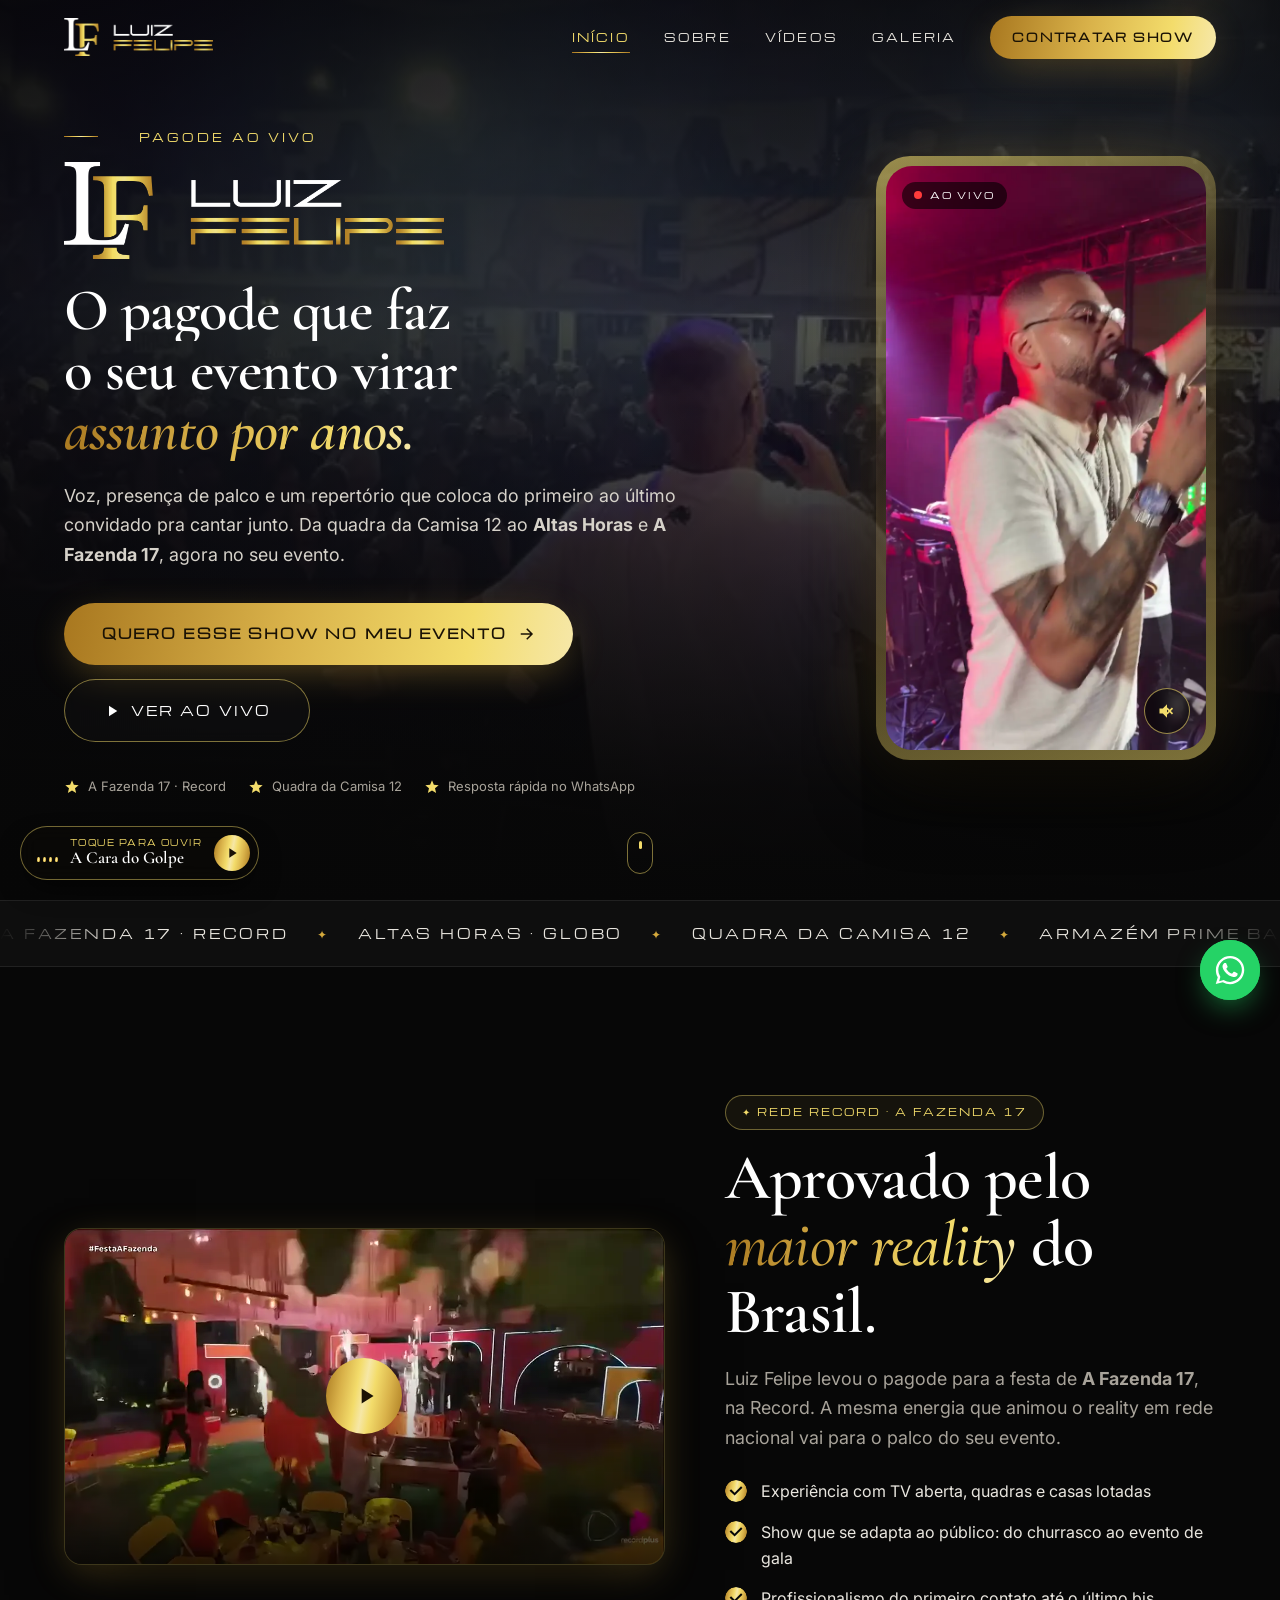
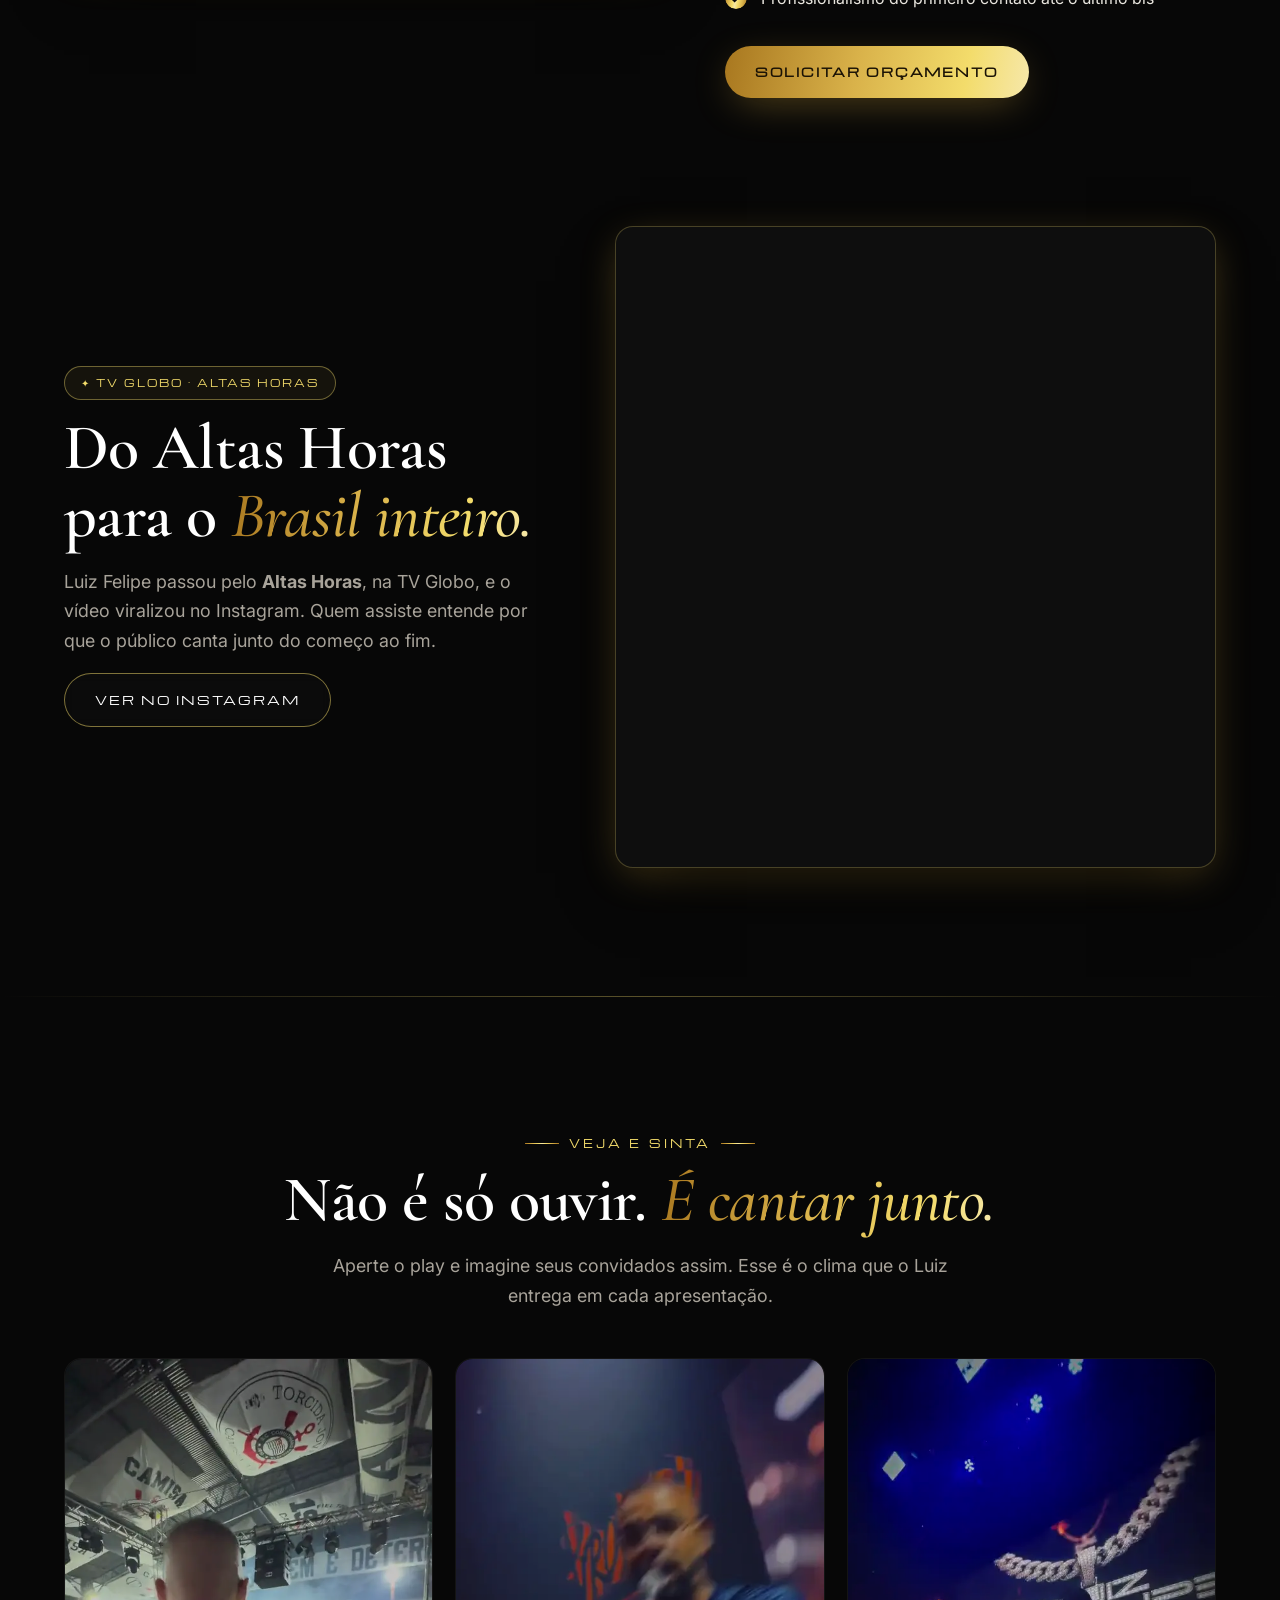
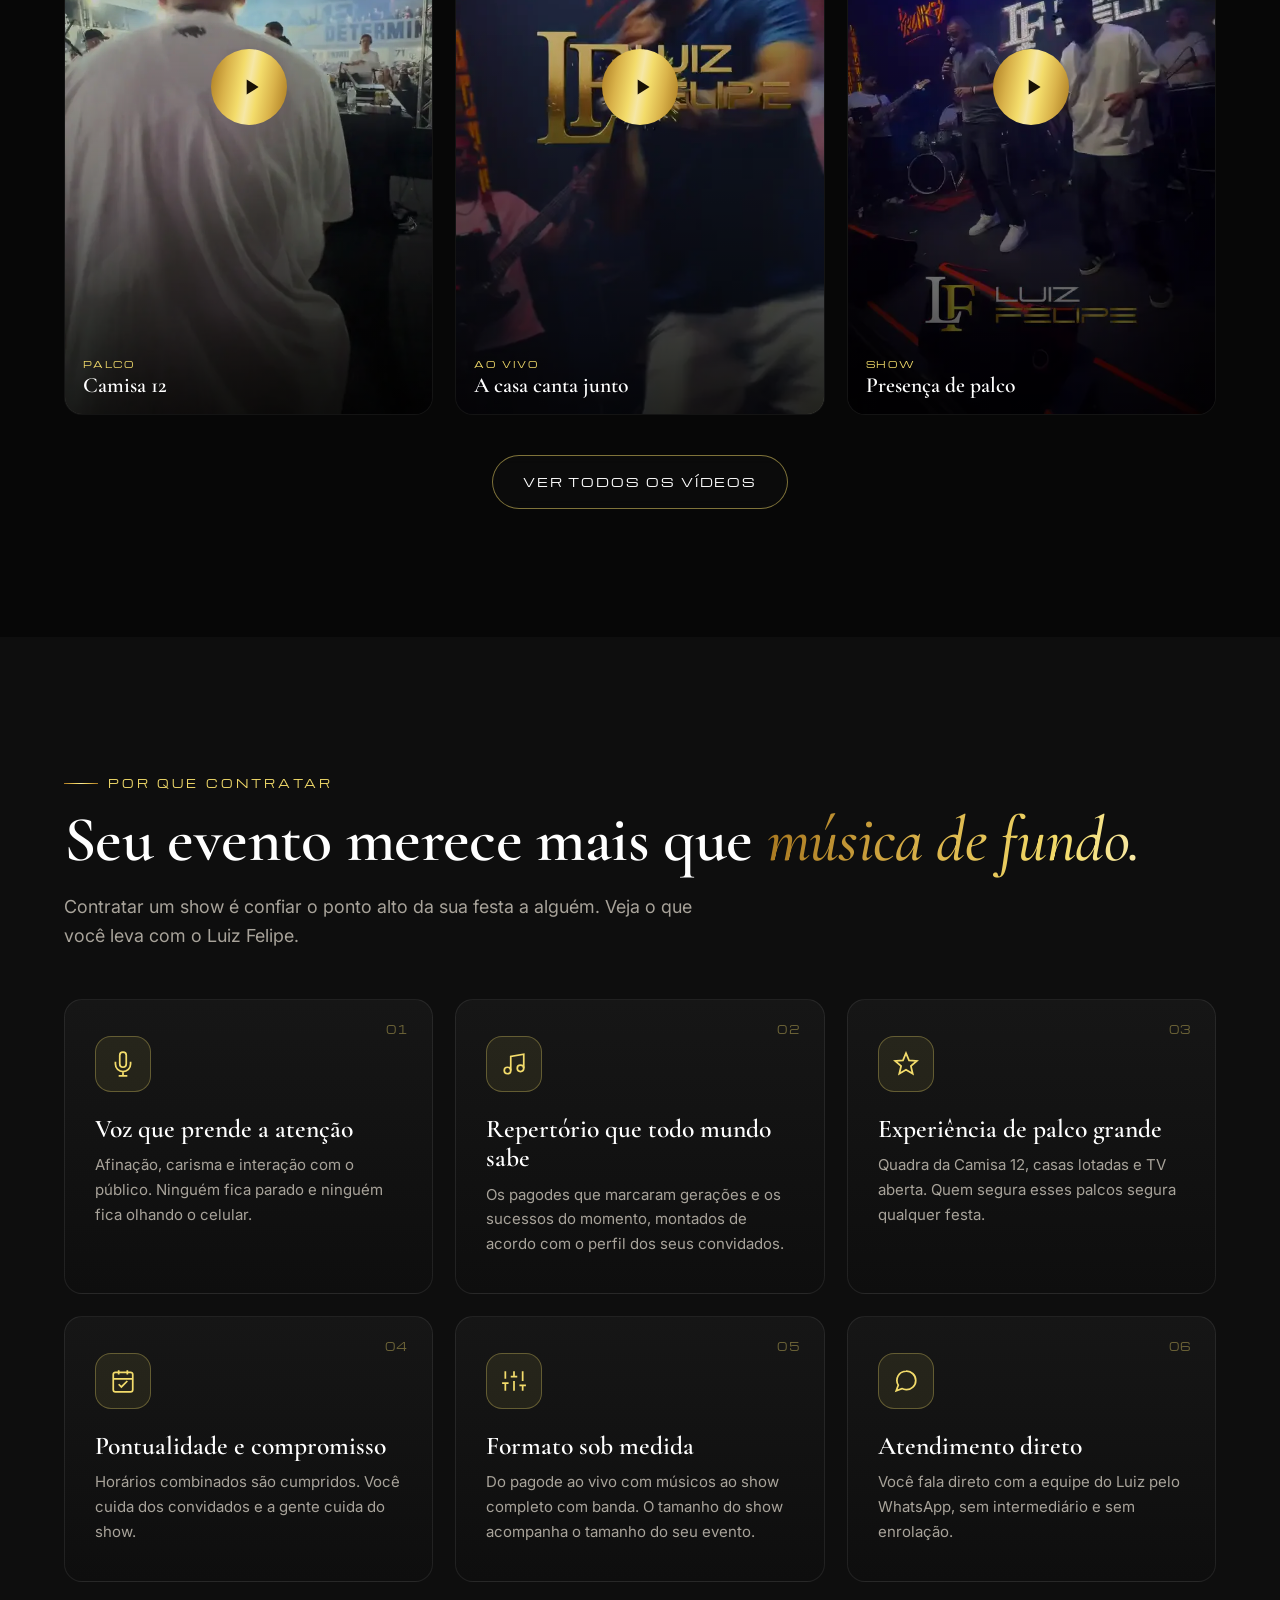
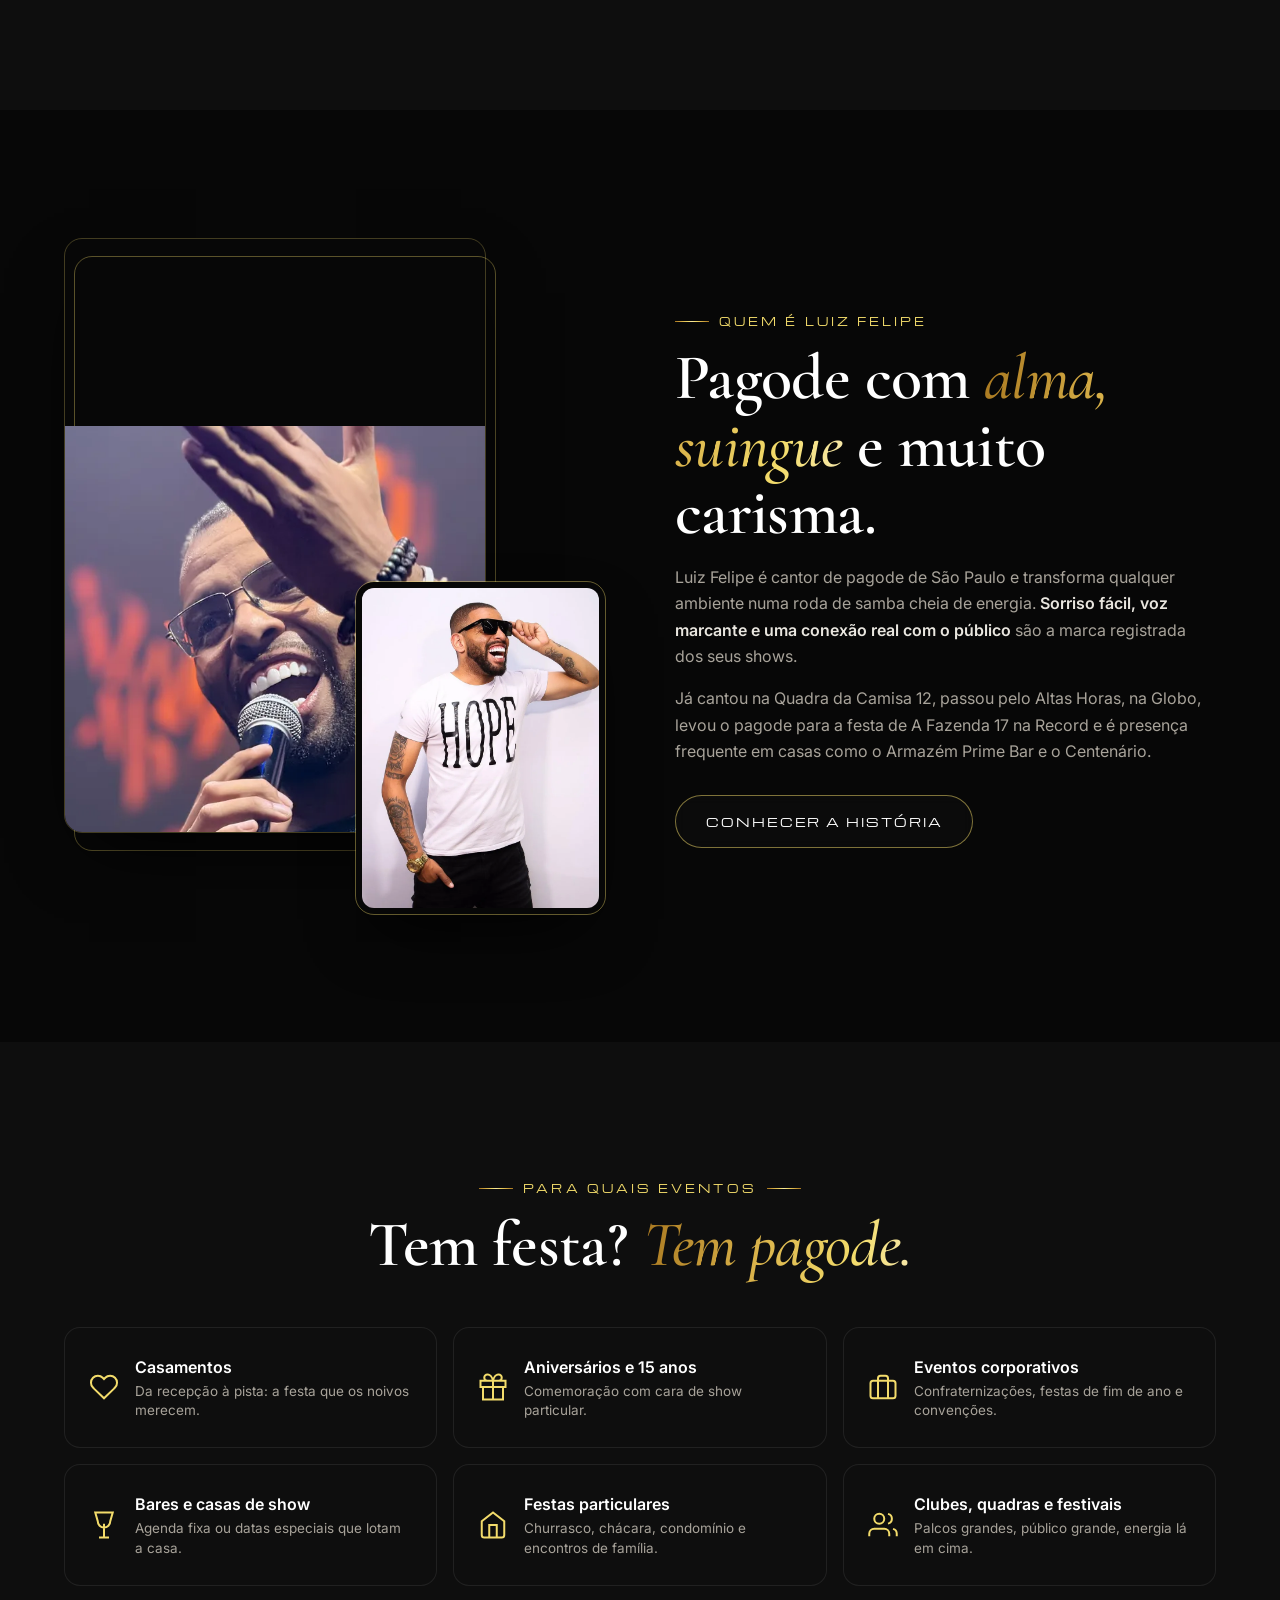
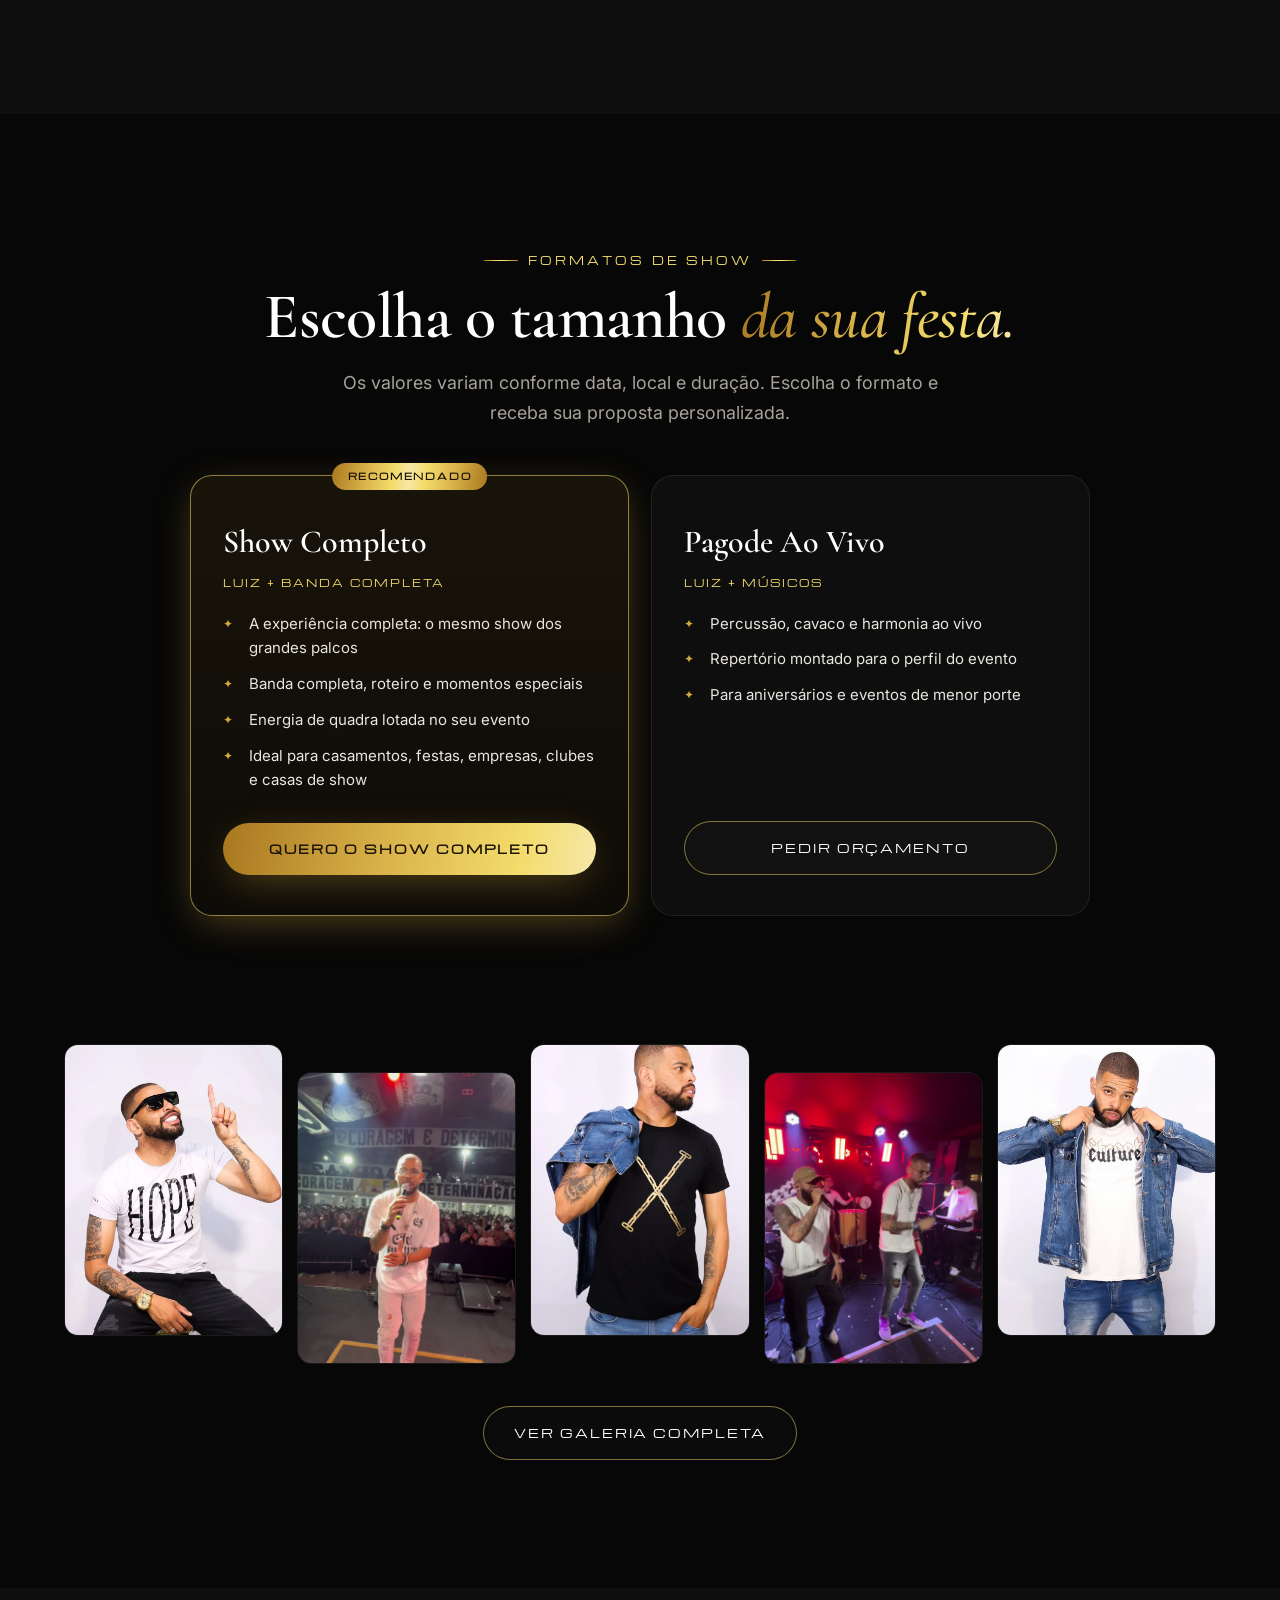
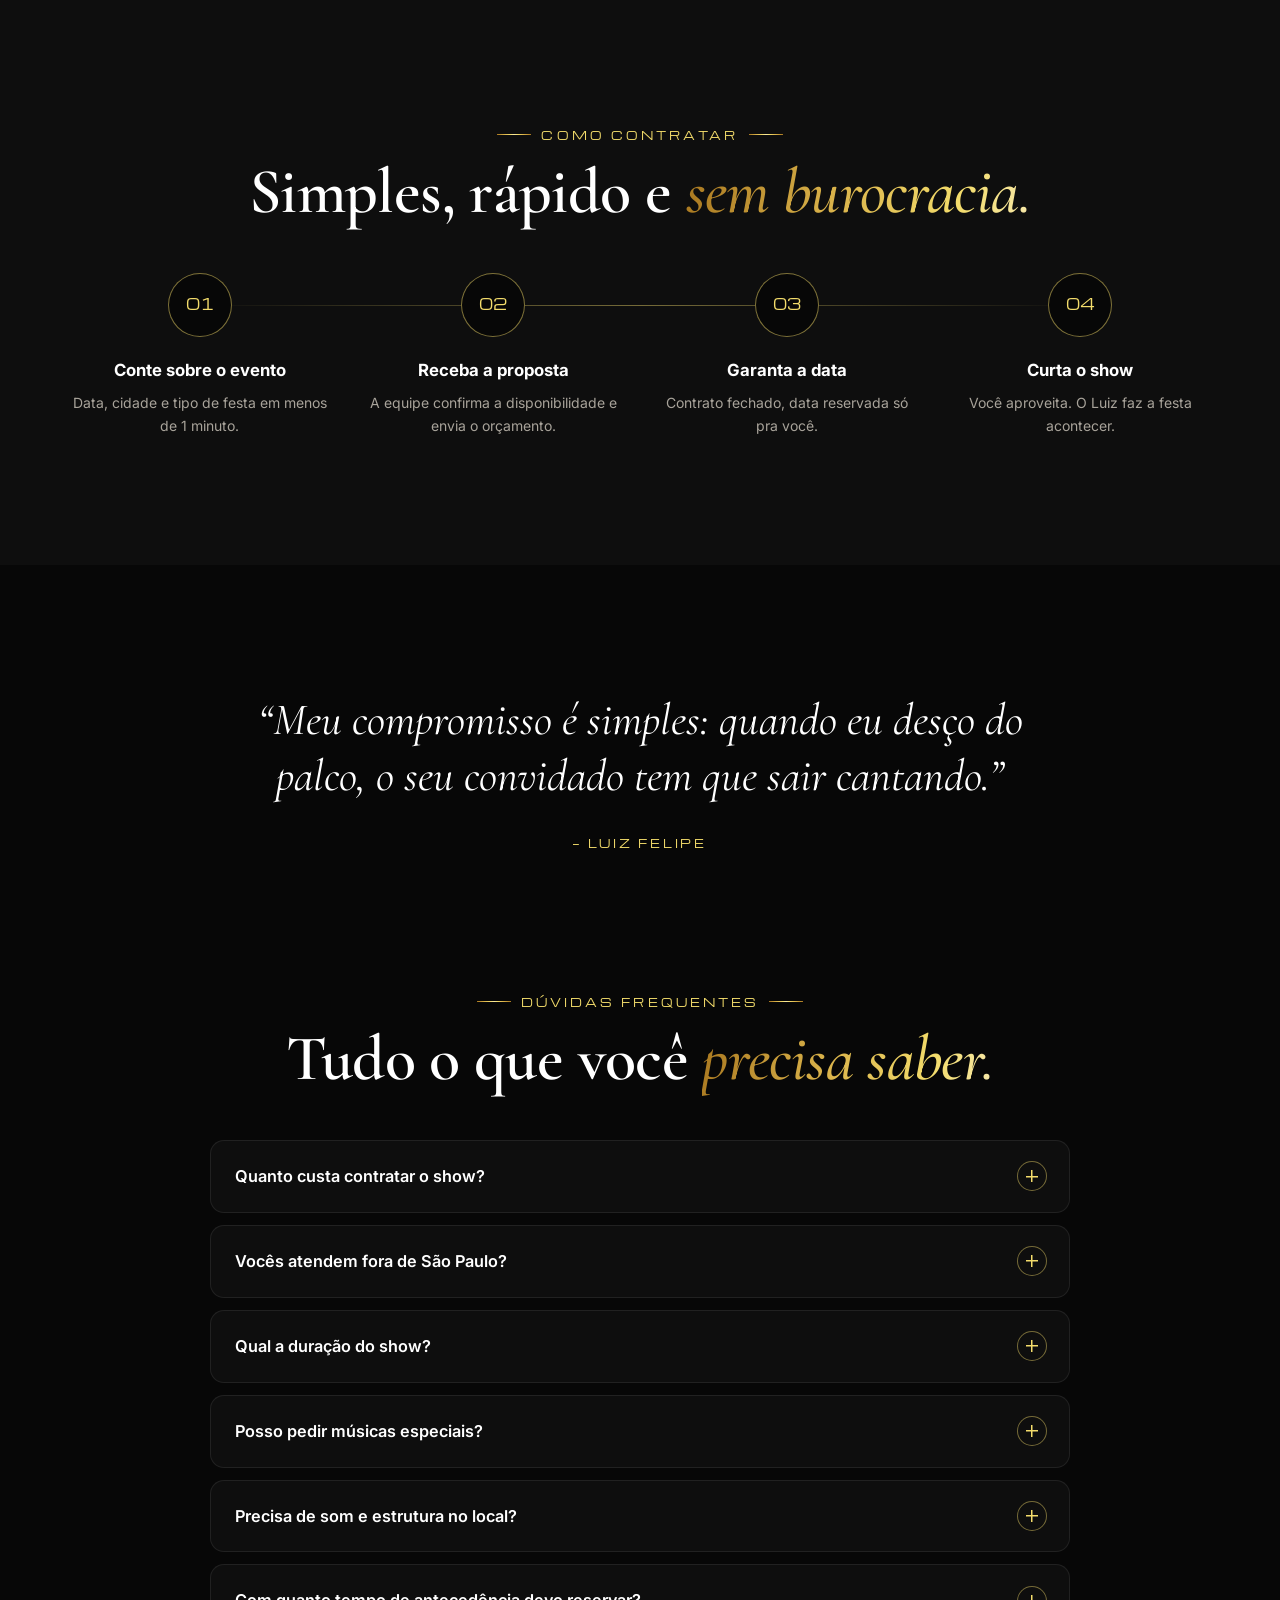
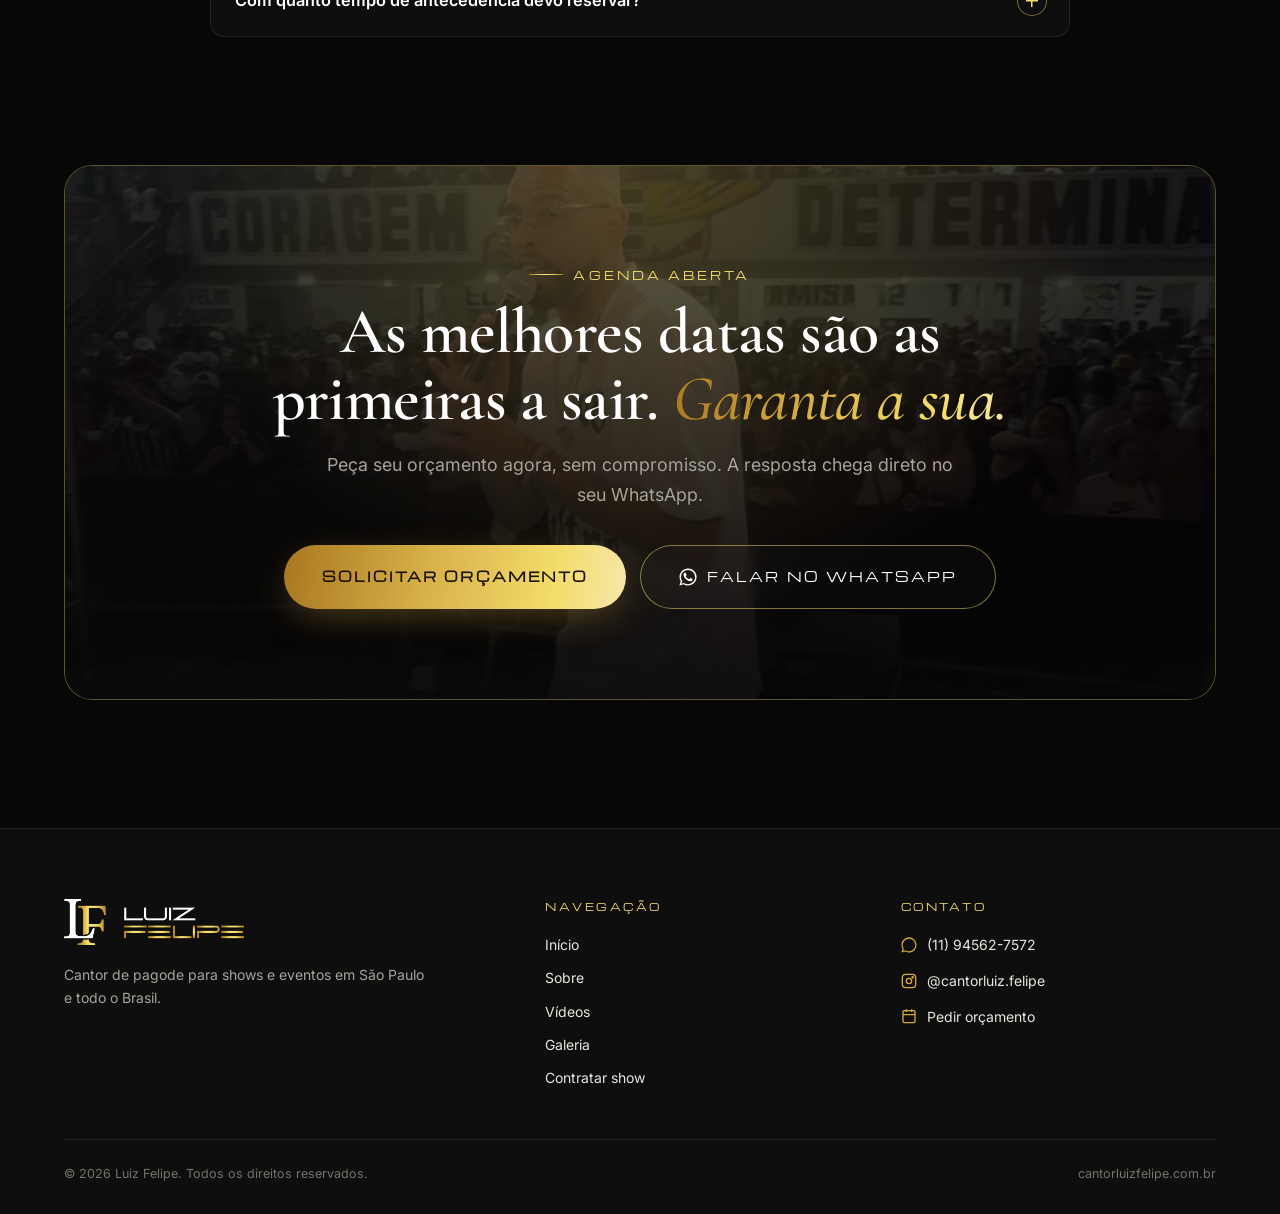
<file: index.html>
<!doctype html>
<html lang="pt-BR">
<head>
  <meta charset="utf-8">
  <meta name="viewport" content="width=device-width, initial-scale=1, viewport-fit=cover">
  <title>Luiz Felipe | Cantor de Pagode para Shows e Eventos</title>
  <meta name="description" content="Contrate o show de pagode do cantor Luiz Felipe para o seu evento. Já se apresentou na Quadra da Camisa 12, em A Fazenda 17 (Record) e no Altas Horas (TV Globo). Casamentos, aniversários, empresas, bares e casas de show.">
  <meta name="theme-color" content="#070707">
  <link rel="canonical" href="https://cantorluizfelipe.com.br/">
  <meta property="og:type" content="website">
  <meta property="og:locale" content="pt_BR">
  <meta property="og:title" content="Luiz Felipe | Show de Pagode para o seu evento">
  <meta property="og:description" content="Pagode ao vivo que coloca todo mundo pra cantar. Peça seu orçamento pelo WhatsApp.">
  <meta property="og:image" content="https://cantorluizfelipe.com.br/static/img/og-image.jpg">
  <meta property="og:url" content="https://cantorluizfelipe.com.br/">
  <meta name="twitter:card" content="summary_large_image">
  <link rel="icon" type="image/png" sizes="32x32" href="static/img/favicon-32.png">
  <link rel="icon" type="image/png" sizes="64x64" href="static/img/favicon-64.png">
  <link rel="apple-touch-icon" href="static/img/apple-touch-icon.png">
  <link rel="preconnect" href="https://fonts.googleapis.com">
  <link rel="preconnect" href="https://fonts.gstatic.com" crossorigin>
  <link href="https://fonts.googleapis.com/css2?family=Cormorant+Garamond:ital,wght@0,500;0,600;0,700;1,500;1,600&family=Inter:wght@400;500;600;700&family=Michroma&display=swap" rel="stylesheet">
  <link rel="stylesheet" href="static/css/style.css?v=202611031620">
  <script type="application/ld+json">
  {"@context":"https://schema.org","@type":"MusicGroup","name":"Luiz Felipe","genre":"Pagode","url":"https://cantorluizfelipe.com.br/","image":"https://cantorluizfelipe.com.br/static/img/og-image.jpg","sameAs":["https://instagram.com/cantorluiz.felipe"]}
  </script>
</head>
<body>
  <a class="skip" href="#conteudo">Pular para o conteúdo</a>
  <div class="preloader" aria-hidden="true">
    <div><img src="static/img/logo-branco-dourado.webp" alt=""><div class="barra"><span></span></div></div>
  </div>
  <div class="cursor-luz" aria-hidden="true"></div>

  <header class="header">
    <div class="container">
      <a class="marca" href="./" aria-label="Luiz Felipe — início"><img src="static/img/logo-branco-dourado.webp" alt="Luiz Felipe" width="1400" height="357"></a>
      <nav class="menu" aria-label="Menu principal">
        <a href="./" class="ativo">Início</a>
        <a href="sobre/">Sobre</a>
        <a href="videos/">Vídeos</a>
        <a href="galeria/">Galeria</a>
        <a href="contratar/" class="btn btn-ouro">Contratar show</a>
      </nav>
      <button class="hamburguer" aria-label="Abrir menu" aria-expanded="false"><span></span><span></span><span></span></button>
    </div>
  </header>

  <main id="conteudo">
    <!-- HERO -->
    <section class="hero">
      <div class="hero-fundo">
        <video autoplay muted loop playsinline preload="auto" poster="static/img/poster-hero.webp" data-auto>
          <source src="static/video/hero.mp4" type="video/mp4">
        </video>
      </div>
      <div class="particulas" aria-hidden="true"></div>
      <div class="container">
        <div>
          <span class="etiqueta"><span class="eq" aria-hidden="true"><i></i><i></i><i></i><i></i></span> Pagode ao vivo</span>
          <img class="hero-logo" src="static/img/logo-branco-dourado.webp" alt="Luiz Felipe" width="1400" height="357">
          <h1>
            <span class="linha"><span>O pagode que faz</span></span>
            <span class="linha"><span>o seu evento virar</span></span>
            <span class="linha"><span class="ouro"><em>assunto por anos.</em></span></span>
          </h1>
          <p class="lead">Voz, presença de palco e um repertório que coloca do primeiro ao último convidado pra cantar junto. Da quadra da Camisa 12 ao <strong>Altas Horas</strong> e <strong>A Fazenda 17</strong>, agora no seu evento.</p>
          <div class="hero-acoes">
            <a class="btn btn-ouro btn-grande" href="contratar/">
              Quero esse show no meu evento
              <svg viewBox="0 0 24 24" fill="none" stroke="currentColor" stroke-width="2"><path d="M5 12h14M13 5l7 7-7 7"/></svg>
            </a>
            <a class="btn btn-linha btn-grande" href="videos/">
              <svg viewBox="0 0 24 24" fill="currentColor"><path d="M8 5v14l11-7z"/></svg>
              Ver ao vivo
            </a>
          </div>
          <div class="hero-selos">
            <span><svg viewBox="0 0 24 24" fill="currentColor"><path d="M12 2 9.2 8.6 2 9.2l5.5 4.7L5.8 21 12 17.3 18.2 21l-1.7-7.1L22 9.2l-7.2-.6z"/></svg> A Fazenda 17 · Record</span>
            <span><svg viewBox="0 0 24 24" fill="currentColor"><path d="M12 2 9.2 8.6 2 9.2l5.5 4.7L5.8 21 12 17.3 18.2 21l-1.7-7.1L22 9.2l-7.2-.6z"/></svg> Quadra da Camisa 12</span>
            <span><svg viewBox="0 0 24 24" fill="currentColor"><path d="M12 2 9.2 8.6 2 9.2l5.5 4.7L5.8 21 12 17.3 18.2 21l-1.7-7.1L22 9.2l-7.2-.6z"/></svg> Resposta rápida no WhatsApp</span>
          </div>
        </div>
        <div class="hero-celular revelar dir" style="--atraso:.5s">
          <video autoplay muted loop playsinline preload="metadata" poster="static/img/poster-centenario.webp" data-auto>
            <source src="static/video/centenario.mp4" type="video/mp4">
          </video>
          <span class="ao-vivo"><i></i> AO VIVO</span>
          <button class="som" aria-label="Ativar som"></button>
        </div>
      </div>
      <a href="#prova" class="rolar" aria-label="Rolar para baixo"></a>
    </section>

    <!-- FAIXA -->
    <div class="faixa" aria-label="Onde já se apresentou">
      <div class="faixa-trilho">
        <span>A Fazenda 17 · Record</span><span>Altas Horas · Globo</span><span>Quadra da Camisa 12</span><span>Armazém Prime Bar</span><span>Centenário</span><span>Casamentos</span><span>Aniversários</span><span>Eventos corporativos</span><span>Casas de show</span>
        <span>A Fazenda 17 · Record</span><span>Altas Horas · Globo</span><span>Quadra da Camisa 12</span><span>Armazém Prime Bar</span><span>Centenário</span><span>Casamentos</span><span>Aniversários</span><span>Eventos corporativos</span><span>Casas de show</span>
      </div>
    </div>

    <!-- PROVA: TV -->
    <section class="secao" id="prova">
      <div class="container tv">
        <div class="tv-video revelar esq" data-abrir data-video="static/video/tv.mp4" data-legenda="Luiz Felipe em A Fazenda 17 — Record TV">
          <img src="static/img/poster-tv.webp" alt="Luiz Felipe se apresentando em A Fazenda 17" loading="lazy">
          <div class="play"><b><svg viewBox="0 0 24 24" fill="currentColor"><path d="M8 5v14l11-7z"/></svg></b></div>
        </div>
        <div class="revelar dir">
          <span class="tv-selo">✦ Rede Record · A Fazenda 17</span>
          <h2 class="titulo">Aprovado pelo <span class="ouro"><em>maior reality</em></span> do Brasil.</h2>
          <p class="lead">Luiz Felipe levou o pagode para a festa de <strong>A Fazenda 17</strong>, na Record. A mesma energia que animou o reality em rede nacional vai para o palco do seu evento.</p>
          <ul class="lista-check">
            <li>Experiência com TV aberta, quadras e casas lotadas</li>
            <li>Show que se adapta ao público: do churrasco ao evento de gala</li>
            <li>Profissionalismo do primeiro contato até o último bis</li>
          </ul>
          <a class="btn btn-ouro" href="contratar/">Solicitar orçamento</a>
        </div>
      </div>
    </section>

    <!-- PROVA: ALTAS HORAS -->
    <section class="secao" id="altas-horas" style="padding-top:0">
      <div class="container tv tv-inverso">
        <div class="revelar esq">
          <span class="tv-selo">✦ TV Globo · Altas Horas</span>
          <h2 class="titulo">Do Altas Horas para o <span class="ouro"><em>Brasil inteiro.</em></span></h2>
          <p class="lead">Luiz Felipe passou pelo <strong>Altas Horas</strong>, na TV Globo, e o vídeo viralizou no Instagram. Quem assiste entende por que o público canta junto do começo ao fim.</p>
          <a class="btn btn-linha" href="https://www.instagram.com/p/C7zt7bLh3At/" target="_blank" rel="noopener">Ver no Instagram</a>
        </div>
        <div class="insta-video revelar dir">
          <iframe src="https://www.instagram.com/p/C7zt7bLh3At/embed/" title="Luiz Felipe no Altas Horas (Instagram)" loading="lazy" allowtransparency="true" allowfullscreen scrolling="no"></iframe>
        </div>
      </div>
    </section>

    <hr class="divisor">

    <!-- VÍDEOS -->
    <section class="secao">
      <div class="container">
        <div class="secao-cabeca centro revelar">
          <span class="etiqueta">Veja e sinta</span>
          <h2 class="titulo">Não é só ouvir. <span class="ouro"><em>É cantar junto.</em></span></h2>
          <p class="lead">Aperte o play e imagine seus convidados assim. Esse é o clima que o Luiz entrega em cada apresentação.</p>
        </div>
        <div class="videos-grade">
          <div class="video-card revelar" data-abrir data-grupo="home" data-video="static/video/gavioes-palco.mp4" data-legenda="Quadra da Camisa 12">
            <img src="static/img/poster-gavioes-palco.webp" alt="Show na Quadra da Camisa 12" loading="lazy">
            <div class="play"><b><svg viewBox="0 0 24 24" fill="currentColor"><path d="M8 5v14l11-7z"/></svg></b><div class="play-legenda"><span><small>Palco</small><strong>Camisa 12</strong></span></div></div>
          </div>
          <div class="video-card revelar" style="--atraso:.12s" data-abrir data-grupo="home" data-video="static/video/show-multidao.mp4" data-legenda="Público cantando junto">
            <img src="static/img/poster-show-multidao.webp" alt="Público cantando no show do Luiz Felipe" loading="lazy">
            <div class="play"><b><svg viewBox="0 0 24 24" fill="currentColor"><path d="M8 5v14l11-7z"/></svg></b><div class="play-legenda"><span><small>Ao vivo</small><strong>A casa canta junto</strong></span></div></div>
          </div>
          <div class="video-card revelar" style="--atraso:.24s" data-abrir data-grupo="home" data-video="static/video/show-lf.mp4" data-legenda="Show ao vivo">
            <img src="static/img/poster-show-lf.webp" alt="Luiz Felipe no palco" loading="lazy">
            <div class="play"><b><svg viewBox="0 0 24 24" fill="currentColor"><path d="M8 5v14l11-7z"/></svg></b><div class="play-legenda"><span><small>Show</small><strong>Presença de palco</strong></span></div></div>
          </div>
        </div>
        <div style="text-align:center;margin-top:40px" class="revelar">
          <a class="btn btn-linha" href="videos/">Ver todos os vídeos</a>
        </div>
      </div>
    </section>

    <!-- BENEFÍCIOS -->
    <section class="secao" style="background:var(--preto-2)">
      <div class="container">
        <div class="secao-cabeca revelar">
          <span class="etiqueta">Por que contratar</span>
          <h2 class="titulo">Seu evento merece mais que <span class="ouro"><em>música de fundo.</em></span></h2>
          <p class="lead">Contratar um show é confiar o ponto alto da sua festa a alguém. Veja o que você leva com o Luiz Felipe.</p>
        </div>
        <div class="beneficios">
          <div class="beneficio revelar">
            <span class="num">01</span>
            <div class="icone"><svg viewBox="0 0 24 24" fill="none" stroke="currentColor" stroke-width="1.6"><path d="M12 1a3 3 0 0 0-3 3v8a3 3 0 0 0 6 0V4a3 3 0 0 0-3-3z"/><path d="M19 10v2a7 7 0 0 1-14 0v-2M12 19v4M8 23h8"/></svg></div>
            <h3>Voz que prende a atenção</h3>
            <p>Afinação, carisma e interação com o público. Ninguém fica parado e ninguém fica olhando o celular.</p>
          </div>
          <div class="beneficio revelar" style="--atraso:.1s">
            <span class="num">02</span>
            <div class="icone"><svg viewBox="0 0 24 24" fill="none" stroke="currentColor" stroke-width="1.6"><path d="M9 18V5l12-2v13"/><circle cx="6" cy="18" r="3"/><circle cx="18" cy="16" r="3"/></svg></div>
            <h3>Repertório que todo mundo sabe</h3>
            <p>Os pagodes que marcaram gerações e os sucessos do momento, montados de acordo com o perfil dos seus convidados.</p>
          </div>
          <div class="beneficio revelar" style="--atraso:.2s">
            <span class="num">03</span>
            <div class="icone"><svg viewBox="0 0 24 24" fill="none" stroke="currentColor" stroke-width="1.6"><path d="M12 2 9.2 8.6 2 9.2l5.5 4.7L5.8 21 12 17.3 18.2 21l-1.7-7.1L22 9.2l-7.2-.6z"/></svg></div>
            <h3>Experiência de palco grande</h3>
            <p>Quadra da Camisa 12, casas lotadas e TV aberta. Quem segura esses palcos segura qualquer festa.</p>
          </div>
          <div class="beneficio revelar">
            <span class="num">04</span>
            <div class="icone"><svg viewBox="0 0 24 24" fill="none" stroke="currentColor" stroke-width="1.6"><rect x="3" y="4" width="18" height="18" rx="2"/><path d="M16 2v4M8 2v4M3 10h18M8 15l2.5 2.5L16 12"/></svg></div>
            <h3>Pontualidade e compromisso</h3>
            <p>Horários combinados são cumpridos. Você cuida dos convidados e a gente cuida do show.</p>
          </div>
          <div class="beneficio revelar" style="--atraso:.1s">
            <span class="num">05</span>
            <div class="icone"><svg viewBox="0 0 24 24" fill="none" stroke="currentColor" stroke-width="1.6"><path d="M4 21v-7M4 10V3M12 21v-9M12 8V3M20 21v-5M20 12V3M1 14h6M9 8h6M17 16h6"/></svg></div>
            <h3>Formato sob medida</h3>
            <p>Do pagode ao vivo com músicos ao show completo com banda. O tamanho do show acompanha o tamanho do seu evento.</p>
          </div>
          <div class="beneficio revelar" style="--atraso:.2s">
            <span class="num">06</span>
            <div class="icone"><svg viewBox="0 0 24 24" fill="none" stroke="currentColor" stroke-width="1.6"><path d="M21 11.5a8.4 8.4 0 0 1-9 8.4 8.5 8.5 0 0 1-3.8-.9L3 21l1.9-5.2A8.4 8.4 0 0 1 12 3a8.5 8.5 0 0 1 9 8.5z"/></svg></div>
            <h3>Atendimento direto</h3>
            <p>Você fala direto com a equipe do Luiz pelo WhatsApp, sem intermediário e sem enrolação.</p>
          </div>
        </div>
      </div>
    </section>

    <!-- SOBRE (resumo) -->
    <section class="secao">
      <div class="container split">
        <div class="split-fotos revelar esq">
          <div class="moldura"></div>
          <figure class="f1"><img src="static/img/palco-01.webp" alt="Luiz Felipe cantando no palco" loading="lazy" data-parallax="0.04"></figure>
          <figure class="f2"><img src="static/img/estudio-risada.webp" alt="Luiz Felipe sorrindo em ensaio fotográfico" loading="lazy"></figure>
        </div>
        <div class="split-texto revelar dir">
          <span class="etiqueta">Quem é Luiz Felipe</span>
          <h2 class="titulo">Pagode com <span class="ouro"><em>alma, suingue</em></span> e muito carisma.</h2>
          <p>Luiz Felipe é cantor de pagode de São Paulo e transforma qualquer ambiente numa roda de samba cheia de energia. <strong>Sorriso fácil, voz marcante e uma conexão real com o público</strong> são a marca registrada dos seus shows.</p>
          <p>Já cantou na Quadra da Camisa 12, passou pelo Altas Horas, na Globo, levou o pagode para a festa de A Fazenda 17 na Record e é presença frequente em casas como o Armazém Prime Bar e o Centenário.</p>
          <a class="btn btn-linha" href="sobre/" style="margin-top:14px">Conhecer a história</a>
        </div>
      </div>
    </section>

    <!-- EVENTOS -->
    <section class="secao" style="background:var(--preto-2)">
      <div class="container">
        <div class="secao-cabeca centro revelar">
          <span class="etiqueta">Para quais eventos</span>
          <h2 class="titulo">Tem festa? <span class="ouro"><em>Tem pagode.</em></span></h2>
        </div>
        <div class="eventos">
          <div class="evento revelar"><svg viewBox="0 0 24 24" fill="none" stroke="currentColor" stroke-width="1.6"><path d="M20.8 4.6a5.5 5.5 0 0 0-7.8 0L12 5.7l-1-1.1a5.5 5.5 0 0 0-7.8 7.8l1 1.1L12 21l7.8-7.5 1-1.1a5.5 5.5 0 0 0 0-7.8z"/></svg><div><h4>Casamentos</h4><p>Da recepção à pista: a festa que os noivos merecem.</p></div></div>
          <div class="evento revelar" style="--atraso:.08s"><svg viewBox="0 0 24 24" fill="none" stroke="currentColor" stroke-width="1.6"><path d="M20 12v10H4V12M2 7h20v5H2zM12 22V7M12 7H7.5a2.5 2.5 0 0 1 0-5C11 2 12 7 12 7zM12 7h4.5a2.5 2.5 0 0 0 0-5C13 2 12 7 12 7z"/></svg><div><h4>Aniversários e 15 anos</h4><p>Comemoração com cara de show particular.</p></div></div>
          <div class="evento revelar" style="--atraso:.16s"><svg viewBox="0 0 24 24" fill="none" stroke="currentColor" stroke-width="1.6"><rect x="2" y="7" width="20" height="14" rx="2"/><path d="M16 21V5a2 2 0 0 0-2-2h-4a2 2 0 0 0-2 2v16"/></svg><div><h4>Eventos corporativos</h4><p>Confraternizações, festas de fim de ano e convenções.</p></div></div>
          <div class="evento revelar"><svg viewBox="0 0 24 24" fill="none" stroke="currentColor" stroke-width="1.6"><path d="M8 22h8M12 11v11M5 2h14l-2 7a5 5 0 0 1-10 0z"/></svg><div><h4>Bares e casas de show</h4><p>Agenda fixa ou datas especiais que lotam a casa.</p></div></div>
          <div class="evento revelar" style="--atraso:.08s"><svg viewBox="0 0 24 24" fill="none" stroke="currentColor" stroke-width="1.6"><path d="M3 9l9-7 9 7v11a2 2 0 0 1-2 2H5a2 2 0 0 1-2-2z"/><path d="M9 22V12h6v10"/></svg><div><h4>Festas particulares</h4><p>Churrasco, chácara, condomínio e encontros de família.</p></div></div>
          <div class="evento revelar" style="--atraso:.16s"><svg viewBox="0 0 24 24" fill="none" stroke="currentColor" stroke-width="1.6"><path d="M17 21v-2a4 4 0 0 0-4-4H5a4 4 0 0 0-4 4v2"/><circle cx="9" cy="7" r="4"/><path d="M23 21v-2a4 4 0 0 0-3-3.9M16 3.1a4 4 0 0 1 0 7.8"/></svg><div><h4>Clubes, quadras e festivais</h4><p>Palcos grandes, público grande, energia lá em cima.</p></div></div>
        </div>
      </div>
    </section>

    <!-- FORMATOS -->
    <section class="secao">
      <div class="container">
        <div class="secao-cabeca centro revelar">
          <span class="etiqueta">Formatos de show</span>
          <h2 class="titulo">Escolha o tamanho <span class="ouro"><em>da sua festa.</em></span></h2>
          <p class="lead">Os valores variam conforme data, local e duração. Escolha o formato e receba sua proposta personalizada.</p>
        </div>
        <div class="formatos dois">
          <div class="formato destaque revelar">
            <span class="tag">Recomendado</span>
            <h3>Show Completo</h3>
            <div class="sub">Luiz + banda completa</div>
            <ul>
              <li>A experiência completa: o mesmo show dos grandes palcos</li>
              <li>Banda completa, roteiro e momentos especiais</li>
              <li>Energia de quadra lotada no seu evento</li>
              <li>Ideal para casamentos, festas, empresas, clubes e casas de show</li>
            </ul>
            <a class="btn btn-ouro btn-bloco" href="contratar/?formato=completo">Quero o show completo</a>
          </div>
          <div class="formato revelar" style="--atraso:.1s">
            <h3>Pagode Ao Vivo</h3>
            <div class="sub">Luiz + músicos</div>
            <ul>
              <li>Percussão, cavaco e harmonia ao vivo</li>
              <li>Repertório montado para o perfil do evento</li>
              <li>Para aniversários e eventos de menor porte</li>
            </ul>
            <a class="btn btn-linha btn-bloco" href="contratar/?formato=ao-vivo">Pedir orçamento</a>
          </div>
        </div>
      </div>
    </section>

    <!-- GALERIA (faixa) -->
    <section class="secao" style="padding-top:0">
      <div class="container">
        <div class="galeria-faixa">
          <figure class="revelar" data-abrir data-grupo="faixa"><img src="static/img/estudio-hope.webp" alt="Luiz Felipe em ensaio" loading="lazy"></figure>
          <figure class="revelar" style="--atraso:.08s" data-abrir data-grupo="faixa"><img src="static/img/still-gavioes-45.webp" alt="Show na Camisa 12" loading="lazy"></figure>
          <figure class="revelar" style="--atraso:.16s" data-abrir data-grupo="faixa"><img src="static/img/estudio-preto.webp" alt="Luiz Felipe em ensaio de camiseta preta" loading="lazy"></figure>
          <figure class="revelar" style="--atraso:.24s" data-abrir data-grupo="faixa"><img src="static/img/still-centenario-25.webp" alt="Luiz Felipe cantando no Centenário" loading="lazy"></figure>
          <figure class="revelar" style="--atraso:.32s" data-abrir data-grupo="faixa"><img src="static/img/estudio-jaqueta.webp" alt="Luiz Felipe de jaqueta jeans" loading="lazy"></figure>
        </div>
        <div style="text-align:center;margin-top:70px" class="revelar"><a class="btn btn-linha" href="galeria/">Ver galeria completa</a></div>
      </div>
    </section>

    <!-- COMO FUNCIONA -->
    <section class="secao" style="background:var(--preto-2)">
      <div class="container">
        <div class="secao-cabeca centro revelar">
          <span class="etiqueta">Como contratar</span>
          <h2 class="titulo">Simples, rápido e <span class="ouro"><em>sem burocracia.</em></span></h2>
        </div>
        <div class="passos">
          <div class="passo revelar"><div class="bola">01</div><h4>Conte sobre o evento</h4><p>Data, cidade e tipo de festa em menos de 1 minuto.</p></div>
          <div class="passo revelar" style="--atraso:.1s"><div class="bola">02</div><h4>Receba a proposta</h4><p>A equipe confirma a disponibilidade e envia o orçamento.</p></div>
          <div class="passo revelar" style="--atraso:.2s"><div class="bola">03</div><h4>Garanta a data</h4><p>Contrato fechado, data reservada só pra você.</p></div>
          <div class="passo revelar" style="--atraso:.3s"><div class="bola">04</div><h4>Curta o show</h4><p>Você aproveita. O Luiz faz a festa acontecer.</p></div>
        </div>
      </div>
    </section>

    <!-- CITAÇÃO -->
    <section class="secao">
      <div class="container citacao revelar zoom">
        <blockquote>“Meu compromisso é simples: quando eu desço do palco, o seu convidado tem que sair cantando.”</blockquote>
        <cite>— Luiz Felipe</cite>
      </div>
    </section>

    <!-- FAQ -->
    <section class="secao" style="padding-top:0">
      <div class="container">
        <div class="secao-cabeca centro revelar">
          <span class="etiqueta">Dúvidas frequentes</span>
          <h2 class="titulo">Tudo o que você <span class="ouro"><em>precisa saber.</em></span></h2>
        </div>
        <div class="faq">
          <details class="revelar"><summary>Quanto custa contratar o show?</summary><div class="resposta">O valor depende da data, da cidade, da duração e do formato escolhido (show completo com banda ou pagode ao vivo com músicos). Preencha o pedido de orçamento e você recebe uma proposta personalizada pelo WhatsApp.</div></details>
          <details class="revelar"><summary>Vocês atendem fora de São Paulo?</summary><div class="resposta">Sim. A base é em São Paulo, mas o Luiz se apresenta em outras cidades e estados. Para eventos fora da Grande SP, deslocamento e hospedagem entram na proposta.</div></details>
          <details class="revelar"><summary>Qual a duração do show?</summary><div class="resposta">Os formatos mais comuns vão de 1h30 a 3 horas, podendo ser divididos em blocos. A duração é definida junto com você na proposta.</div></details>
          <details class="revelar"><summary>Posso pedir músicas especiais?</summary><div class="resposta">Pode e deve! A música da entrada dos noivos, a preferida do aniversariante ou o hino da empresa: é só falar no pedido que o repertório é ajustado.</div></details>
          <details class="revelar"><summary>Precisa de som e estrutura no local?</summary><div class="resposta">Depende do formato e do espaço. Na proposta a equipe informa o que já está incluso e o que o local precisa ter (energia, espaço de palco etc.).</div></details>
          <details class="revelar"><summary>Com quanto tempo de antecedência devo reservar?</summary><div class="resposta">Quanto antes, melhor. Sextas, sábados e datas de fim de ano são as primeiras a fechar. Garanta sua data assim que tiver o local definido.</div></details>
        </div>
      </div>
    </section>

    <!-- CTA FINAL -->
    <section class="secao" style="padding-top:0">
      <div class="container">
        <div class="cta-final revelar zoom">
          <img src="static/img/still-gavioes-80.webp" alt="" loading="lazy">
          <span class="etiqueta">Agenda aberta</span>
          <h2 class="titulo">As melhores datas são as primeiras a sair. <span class="ouro"><em>Garanta a sua.</em></span></h2>
          <p class="lead">Peça seu orçamento agora, sem compromisso. A resposta chega direto no seu WhatsApp.</p>
          <div class="hero-acoes">
            <a class="btn btn-ouro btn-grande" href="contratar/">Solicitar orçamento</a>
            <a class="btn btn-linha btn-grande" data-wa href="#">
              <svg viewBox="0 0 24 24" fill="currentColor"><path d="M17.47 14.38c-.3-.15-1.75-.86-2.02-.96-.27-.1-.47-.15-.67.15-.2.3-.77.96-.94 1.16-.17.2-.35.22-.64.07-.3-.15-1.25-.46-2.38-1.47-.88-.79-1.47-1.76-1.65-2.06-.17-.3-.02-.46.13-.6.13-.14.3-.35.45-.52.15-.18.2-.3.3-.5.1-.2.05-.37-.03-.52-.07-.15-.67-1.6-.92-2.2-.24-.58-.49-.5-.67-.5h-.57c-.2 0-.52.07-.8.37-.27.3-1.04 1.02-1.04 2.48s1.07 2.88 1.21 3.07c.15.2 2.1 3.2 5.08 4.49.71.3 1.26.49 1.7.63.71.22 1.36.19 1.87.12.57-.09 1.75-.72 2-1.41.25-.7.25-1.29.17-1.41-.07-.13-.27-.2-.57-.35zM12.05 21.5h-.01a9.4 9.4 0 0 1-4.8-1.31l-.34-.2-3.56.93.95-3.47-.22-.36a9.4 9.4 0 0 1-1.44-5.02c0-5.2 4.23-9.43 9.43-9.43 2.52 0 4.89.98 6.67 2.77a9.37 9.37 0 0 1 2.76 6.67c0 5.2-4.23 9.42-9.44 9.42zm8.02-17.45A11.27 11.27 0 0 0 12.05.75C5.8.75.7 5.84.7 12.1c0 2 .52 3.95 1.52 5.67L.6 23.25l5.6-1.47a11.3 11.3 0 0 0 5.84 1.6h.01c6.25 0 11.35-5.1 11.35-11.35 0-3.03-1.18-5.88-3.33-8.02z"/></svg>
              Falar no WhatsApp
            </a>
          </div>
        </div>
      </div>
    </section>
  </main>

  <footer class="footer">
    <div class="container">
      <div class="footer-grade">
        <div>
          <img class="logo" src="static/img/logo-branco-dourado.webp" alt="Luiz Felipe" width="1400" height="357">
          <p>Cantor de pagode para shows e eventos em São Paulo e todo o Brasil.</p>
        </div>
        <div>
          <h5>Navegação</h5>
          <ul>
            <li><a href="./">Início</a></li>
            <li><a href="sobre/">Sobre</a></li>
            <li><a href="videos/">Vídeos</a></li>
            <li><a href="galeria/">Galeria</a></li>
            <li><a href="contratar/">Contratar show</a></li>
          </ul>
        </div>
        <div>
          <h5>Contato</h5>
          <ul>
            <li><a data-wa href="#"><svg viewBox="0 0 24 24" fill="currentColor"><path d="M12.05 21.5a9.4 9.4 0 0 1-4.8-1.31l-.34-.2-3.56.93.95-3.47-.22-.36a9.4 9.4 0 1 1 7.97 4.41zm8.02-17.45A11.27 11.27 0 0 0 .7 12.1c0 2 .52 3.95 1.52 5.67L.6 23.25l5.6-1.47A11.35 11.35 0 0 0 20.07 4.05z"/></svg><span data-wa-texto></span></a></li>
            <li><a data-ig href="#"><svg viewBox="0 0 24 24" fill="none" stroke="currentColor" stroke-width="2"><rect x="2" y="2" width="20" height="20" rx="5"/><circle cx="12" cy="12" r="4"/><circle cx="17.5" cy="6.5" r="1" fill="currentColor"/></svg><span data-ig-texto></span></a></li>
            <li><a href="contratar/"><svg viewBox="0 0 24 24" fill="none" stroke="currentColor" stroke-width="2"><rect x="3" y="4" width="18" height="18" rx="2"/><path d="M16 2v4M8 2v4M3 10h18"/></svg>Pedir orçamento</a></li>
          </ul>
        </div>
      </div>
      <div class="footer-base">
        <span>© <span data-ano></span> Luiz Felipe. Todos os direitos reservados.</span>
        <span>cantorluizfelipe.com.br</span>
      </div>
    </div>
  </footer>

  <a class="wa-flutuante" data-wa href="#" aria-label="Falar no WhatsApp">
    <span class="txt">Pedir orçamento</span>
    <span class="ico"><svg viewBox="0 0 24 24" fill="currentColor"><path d="M17.47 14.38c-.3-.15-1.75-.86-2.02-.96-.27-.1-.47-.15-.67.15-.2.3-.77.96-.94 1.16-.17.2-.35.22-.64.07-.3-.15-1.25-.46-2.38-1.470-.88-.79-1.47-1.76-1.65-2.06-.17-.3-.02-.46.13-.6.13-.14.3-.35.45-.52.15-.18.2-.3.3-.5.1-.2.05-.37-.03-.52-.07-.15-.67-1.6-.92-2.2-.24-.58-.49-.5-.67-.5h-.57c-.2 0-.52.07-.8.37-.27.3-1.04 1.02-1.04 2.48s1.07 2.88 1.21 3.07c.15.2 2.1 3.2 5.08 4.49.71.3 1.26.49 1.7.63.71.22 1.36.19 1.87.12.57-.09 1.75-.72 2-1.41.25-.7.25-1.29.17-1.41-.07-.13-.27-.2-.57-.35zM12.05 21.5h-.01a9.4 9.4 0 0 1-4.8-1.31l-.34-.2-3.56.93.95-3.47-.22-.36a9.4 9.4 0 0 1-1.440-5.02c0-5.2 4.23-9.43 9.43-9.43 2.52 0 4.89.98 6.67 2.77a9.37 9.37 0 0 1 2.76 6.67c0 5.2-4.23 9.420-9.44 9.42zm8.02-17.45A11.27 11.27 0 0 0 12.05.75C5.8.75.7 5.84.7 12.1c0 2 .52 3.95 1.52 5.67L.6 23.25l5.6-1.47a11.3 11.3 0 0 0 5.84 1.6h.01c6.25 0 11.35-5.1 11.35-11.35 0-3.03-1.18-5.88-3.33-8.02z"/></svg></span>
  </a>
  <div class="barra-mobile">
    <a class="btn btn-ouro" href="contratar/">Solicitar orçamento</a>
    <a class="btn-wa" data-wa href="#" aria-label="WhatsApp"><svg viewBox="0 0 24 24" fill="currentColor"><path d="M17.47 14.38c-.3-.15-1.75-.86-2.02-.96-.27-.1-.47-.15-.67.15-.2.3-.77.96-.94 1.16-.17.2-.35.22-.64.07-.3-.15-1.25-.46-2.38-1.47-.88-.79-1.47-1.76-1.65-2.06-.17-.3-.02-.46.13-.6.13-.14.3-.35.45-.52.15-.18.2-.3.3-.5.1-.2.05-.37-.03-.52-.07-.15-.67-1.6-.92-2.2-.24-.58-.49-.5-.67-.5h-.57c-.2 0-.52.07-.8.37-.27.3-1.04 1.02-1.04 2.48s1.07 2.88 1.21 3.07c.15.2 2.1 3.2 5.08 4.49.71.3 1.26.49 1.7.63.71.22 1.36.19 1.87.12.57-.09 1.75-.72 2-1.41.25-.7.25-1.29.17-1.41-.07-.13-.27-.2-.57-.35zM12.05 21.5h-.01a9.4 9.4 0 0 1-4.8-1.31l-.34-.2-3.56.93.95-3.47-.22-.36a9.4 9.4 0 0 1-1.44-5.02c0-5.2 4.23-9.43 9.43-9.43 2.52 0 4.89.98 6.67 2.77a9.37 9.37 0 0 1 2.76 6.67c0 5.2-4.23 9.42-9.44 9.42zm8.02-17.45A11.27 11.27 0 0 0 12.05.75C5.8.75.7 5.84.7 12.1c0 2 .52 3.95 1.52 5.67L.6 23.25l5.6-1.47a11.3 11.3 0 0 0 5.84 1.6h.01c6.25 0 11.35-5.1 11.35-11.35 0-3.03-1.18-5.88-3.33-8.02z"/></svg></a>
  </div>

  <script src="static/js/config.js?v=202611031620"></script>
  <script src="static/js/main.js?v=202611031620"></script>
  <script src="static/js/musica.js?v=202611031620"></script>
</body>
</html>
</file>
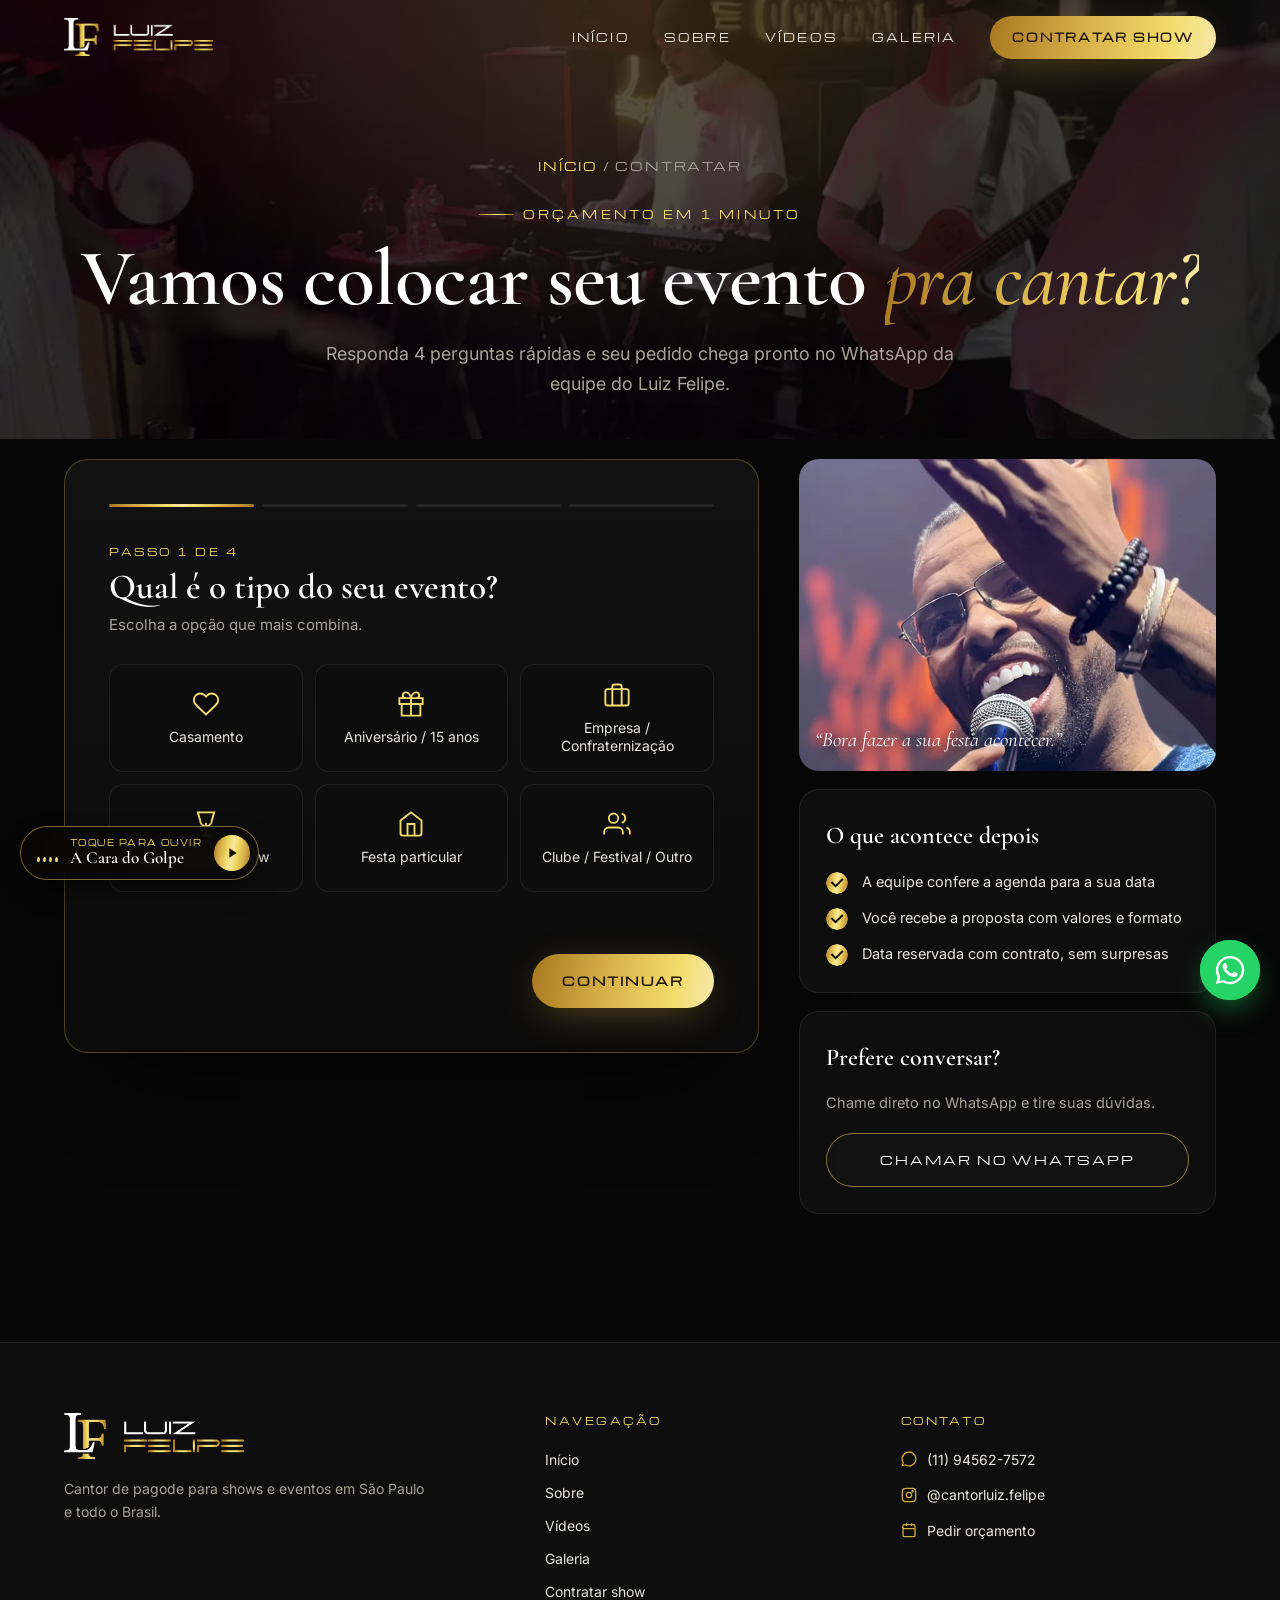
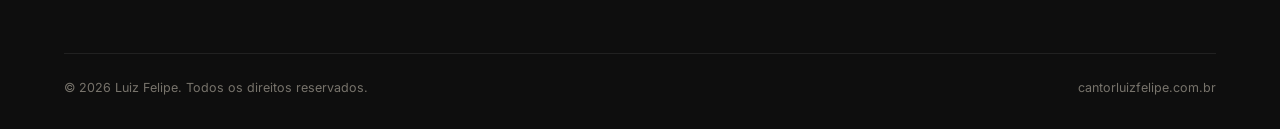
<file: contratar/index.html>
<!doctype html>
<html lang="pt-BR">
<head>
  <meta charset="utf-8">
  <meta name="viewport" content="width=device-width, initial-scale=1, viewport-fit=cover">
  <title>Contratar Show | Luiz Felipe — Cantor de Pagode</title>
  <meta name="description" content="Peça o orçamento do show de pagode do Luiz Felipe para o seu evento. Resposta rápida pelo WhatsApp.">
  <meta name="theme-color" content="#070707">
  <link rel="canonical" href="https://cantorluizfelipe.com.br/contratar/">
  <meta property="og:type" content="website">
  <meta property="og:locale" content="pt_BR">
  <meta property="og:title" content="Contratar Show | Luiz Felipe — Cantor de Pagode">
  <meta property="og:description" content="Peça o orçamento do show de pagode do Luiz Felipe para o seu evento. Resposta rápida pelo WhatsApp.">
  <meta property="og:image" content="https://cantorluizfelipe.com.br/static/img/og-image.jpg">
  <meta property="og:url" content="https://cantorluizfelipe.com.br/contratar/">
  <meta name="twitter:card" content="summary_large_image">
  <link rel="icon" type="image/png" sizes="32x32" href="../static/img/favicon-32.png">
  <link rel="icon" type="image/png" sizes="64x64" href="../static/img/favicon-64.png">
  <link rel="apple-touch-icon" href="../static/img/apple-touch-icon.png">
  <link rel="preconnect" href="https://fonts.googleapis.com">
  <link rel="preconnect" href="https://fonts.gstatic.com" crossorigin>
  <link href="https://fonts.googleapis.com/css2?family=Cormorant+Garamond:ital,wght@0,500;0,600;0,700;1,500;1,600&family=Inter:wght@400;500;600;700&family=Michroma&display=swap" rel="stylesheet">
  <link rel="stylesheet" href="../static/css/style.css?v=202611031620">
</head>
<body>
  <a class="skip" href="#conteudo">Pular para o conteúdo</a>
  <div class="preloader" aria-hidden="true">
    <div><img src="../static/img/logo-branco-dourado.webp" alt=""><div class="barra"><span></span></div></div>
  </div>
  <div class="cursor-luz" aria-hidden="true"></div>

  <header class="header">
    <div class="container">
      <a class="marca" href="../" aria-label="Luiz Felipe — início"><img src="../static/img/logo-branco-dourado.webp" alt="Luiz Felipe" width="1400" height="357"></a>
      <nav class="menu" aria-label="Menu principal">
        <a href="../">Início</a>
        <a href="../sobre/">Sobre</a>
        <a href="../videos/">Vídeos</a>
        <a href="../galeria/">Galeria</a>
        <a href="../contratar/" class="btn btn-ouro">Contratar show</a>
      </nav>
      <button class="hamburguer" aria-label="Abrir menu" aria-expanded="false"><span></span><span></span><span></span></button>
    </div>
  </header>

  <main id="conteudo">
    <section class="page-hero" style="padding-bottom:40px">
      <img class="fundo" src="../static/img/still-centenario-40.webp" alt="">
      <div class="container revelar">
        <div class="migalha"><a href="../">Início</a> / Contratar</div>
        <span class="etiqueta">Orçamento em 1 minuto</span>
        <h1 class="titulo">Vamos colocar seu evento <span class="ouro"><em>pra cantar?</em></span></h1>
        <p class="lead">Responda 4 perguntas rápidas e seu pedido chega pronto no WhatsApp da equipe do Luiz Felipe.</p>
      </div>
    </section>

    <section class="secao" style="padding-top:20px">
      <div class="container contratar-grade">
        <form class="form-card revelar" id="form-orcamento" novalidate>
          <div class="progresso" aria-hidden="true"><span class="feito"></span><span></span><span></span><span></span></div>

          <!-- 1 -->
          <div class="etapa ativa" data-etapa="1">
            <span class="passo-n">Passo 1 de 4</span>
            <h3>Qual é o tipo do seu evento?</h3>
            <p class="dica">Escolha a opção que mais combina.</p>
            <div class="opcoes">
              <div class="opcao"><input type="radio" name="tipo" id="t1" value="Casamento"><label for="t1"><svg viewBox="0 0 24 24" fill="none" stroke="currentColor" stroke-width="1.6"><path d="M20.8 4.6a5.5 5.5 0 0 0-7.8 0L12 5.7l-1-1.1a5.5 5.5 0 0 0-7.8 7.8l1 1.1L12 21l7.8-7.5 1-1.1a5.5 5.5 0 0 0 0-7.8z"/></svg>Casamento</label></div>
              <div class="opcao"><input type="radio" name="tipo" id="t2" value="Aniversário / 15 anos"><label for="t2"><svg viewBox="0 0 24 24" fill="none" stroke="currentColor" stroke-width="1.6"><path d="M20 12v10H4V12M2 7h20v5H2zM12 22V7M12 7H7.5a2.5 2.5 0 0 1 0-5C11 2 12 7 12 7zM12 7h4.5a2.5 2.5 0 0 0 0-5C13 2 12 7 12 7z"/></svg>Aniversário / 15 anos</label></div>
              <div class="opcao"><input type="radio" name="tipo" id="t3" value="Evento corporativo"><label for="t3"><svg viewBox="0 0 24 24" fill="none" stroke="currentColor" stroke-width="1.6"><rect x="2" y="7" width="20" height="14" rx="2"/><path d="M16 21V5a2 2 0 0 0-2-2h-4a2 2 0 0 0-2 2v16"/></svg>Empresa / Confraternização</label></div>
              <div class="opcao"><input type="radio" name="tipo" id="t4" value="Bar / Casa de show"><label for="t4"><svg viewBox="0 0 24 24" fill="none" stroke="currentColor" stroke-width="1.6"><path d="M8 22h8M12 11v11M5 2h14l-2 7a5 5 0 0 1-10 0z"/></svg>Bar / Casa de show</label></div>
              <div class="opcao"><input type="radio" name="tipo" id="t5" value="Festa particular"><label for="t5"><svg viewBox="0 0 24 24" fill="none" stroke="currentColor" stroke-width="1.6"><path d="M3 9l9-7 9 7v11a2 2 0 0 1-2 2H5a2 2 0 0 1-2-2z"/><path d="M9 22V12h6v10"/></svg>Festa particular</label></div>
              <div class="opcao"><input type="radio" name="tipo" id="t6" value="Clube / Festival / Outro"><label for="t6"><svg viewBox="0 0 24 24" fill="none" stroke="currentColor" stroke-width="1.6"><path d="M17 21v-2a4 4 0 0 0-4-4H5a4 4 0 0 0-4 4v2"/><circle cx="9" cy="7" r="4"/><path d="M23 21v-2a4 4 0 0 0-3-3.9M16 3.1a4 4 0 0 1 0 7.8"/></svg>Clube / Festival / Outro</label></div>
            </div>
          </div>

          <!-- 2 -->
          <div class="etapa" data-etapa="2">
            <span class="passo-n">Passo 2 de 4</span>
            <h3>Quando e onde vai ser?</h3>
            <p class="dica">Com a data, a equipe já confere a agenda do Luiz.</p>
            <div class="campos">
              <div class="campo"><label for="data">Data do evento</label><input type="date" id="data" name="data" required></div>
              <div class="campo"><label for="horario">Horário aproximado</label><input type="time" id="horario" name="horario"></div>
              <div class="campo"><label for="cidade">Cidade / Estado</label><input type="text" id="cidade" name="cidade" placeholder="Ex.: São Paulo - SP" autocomplete="address-level2" required></div>
              <div class="campo"><label for="convidados">Número de convidados</label>
                <select id="convidados" name="convidados" required>
                  <option value="">Selecione</option>
                  <option>Até 50</option>
                  <option>50 a 100</option>
                  <option>100 a 200</option>
                  <option>200 a 500</option>
                  <option>Mais de 500</option>
                </select>
              </div>
              <div class="campo cheio"><label for="local">Local do evento (opcional)</label><input type="text" id="local" name="local" placeholder="Nome do salão, bar, chácara..."></div>
            </div>
          </div>

          <!-- 3 -->
          <div class="etapa" data-etapa="3">
            <span class="passo-n">Passo 3 de 4</span>
            <h3>Qual formato de show você imagina?</h3>
            <p class="dica">Ainda não sabe? Sem problema, a equipe te ajuda a escolher.</p>
            <div class="opcoes lista um-mobile">
              <div class="opcao recomendada"><input type="radio" name="formato" id="f3" value="Show Completo (banda completa)"><label for="f3"><svg viewBox="0 0 24 24" fill="none" stroke="currentColor" stroke-width="1.6"><path d="M12 2 9.2 8.6 2 9.2l5.5 4.7L5.8 21 12 17.3 18.2 21l-1.7-7.1L22 9.2l-7.2-.6z"/></svg><span><i class="nome-linha">Show Completo <em class="selo">Recomendado</em></i><small>Banda completa, o show dos grandes palcos</small></span></label></div>
              <div class="opcao"><input type="radio" name="formato" id="f2" value="Pagode Ao Vivo (Luiz + músicos)"><label for="f2"><svg viewBox="0 0 24 24" fill="none" stroke="currentColor" stroke-width="1.6"><path d="M9 18V5l12-2v13"/><circle cx="6" cy="18" r="3"/><circle cx="18" cy="16" r="3"/></svg><span>Pagode Ao Vivo<small>Luiz + músicos</small></span></label></div>
              <div class="opcao"><input type="radio" name="formato" id="f4" value="Quero ajuda para escolher"><label for="f4"><svg viewBox="0 0 24 24" fill="none" stroke="currentColor" stroke-width="1.6"><circle cx="12" cy="12" r="10"/><path d="M9.1 9a3 3 0 0 1 5.8 1c0 2-3 3-3 3M12 17h.01"/></svg><span>Não sei ainda<small>Quero uma sugestão da equipe</small></span></label></div>
            </div>
          </div>

          <!-- 4 -->
          <div class="etapa" data-etapa="4">
            <span class="passo-n">Passo 4 de 4</span>
            <h3>Para quem enviamos a proposta?</h3>
            <p class="dica">Seus dados vão só no WhatsApp, direto para a equipe do Luiz.</p>
            <div class="campos">
              <div class="campo"><label for="nome">Seu nome</label><input type="text" id="nome" name="nome" autocomplete="name" required></div>
              <div class="campo"><label for="telefone">Seu WhatsApp</label><input type="tel" id="telefone" name="telefone" autocomplete="tel" placeholder="(11) 90000-0000" inputmode="tel" required></div>
              <div class="campo cheio"><label for="obs">Algo mais? (opcional)</label><textarea id="obs" name="obs" placeholder="Música especial, duração desejada, surpresa para alguém..."></textarea></div>
            </div>
            <div class="resumo" style="margin-top:22px"><dl id="resumo"></dl></div>
          </div>

          <!-- sucesso -->
          <div class="etapa" data-etapa="ok">
            <div class="sucesso">
              <div class="check"><svg viewBox="0 0 24 24" fill="none" stroke="currentColor" stroke-width="3"><path d="M5 12l5 5L20 7"/></svg></div>
              <h3>Pedido pronto!</h3>
              <p class="dica">Abrimos o WhatsApp com tudo preenchido. É só tocar em <strong>enviar</strong>. Se não abriu, use o botão abaixo.</p>
              <a class="btn btn-ouro btn-grande" id="link-final" href="#" target="_blank" rel="noopener">Abrir WhatsApp</a>
            </div>
          </div>

          <p class="msg-erro" id="erro" role="alert"></p>
          <div class="form-acoes">
            <button type="button" class="btn btn-linha" id="voltar" style="visibility:hidden">Voltar</button>
            <button type="button" class="btn btn-ouro" id="avancar">Continuar</button>
          </div>
        </form>

        <aside class="lateral">
          <div class="lateral-foto revelar"><img src="../static/img/palco-01.webp" alt="Luiz Felipe no palco"><span>“Bora fazer a sua festa acontecer.”</span></div>
          <div class="lateral-card revelar">
            <h4>O que acontece depois</h4>
            <ul class="lista-check">
              <li>A equipe confere a agenda para a sua data</li>
              <li>Você recebe a proposta com valores e formato</li>
              <li>Data reservada com contrato, sem surpresas</li>
            </ul>
          </div>
          <div class="lateral-card revelar">
            <h4>Prefere conversar?</h4>
            <p style="color:var(--texto-suave);margin:0 0 18px;font-size:14.5px">Chame direto no WhatsApp e tire suas dúvidas.</p>
            <a class="btn btn-linha btn-bloco" data-wa href="#">Chamar no WhatsApp</a>
          </div>
        </aside>
      </div>
    </section>

  </main>

  <footer class="footer">
    <div class="container">
      <div class="footer-grade">
        <div>
          <img class="logo" src="../static/img/logo-branco-dourado.webp" alt="Luiz Felipe" width="1400" height="357">
          <p>Cantor de pagode para shows e eventos em São Paulo e todo o Brasil.</p>
        </div>
        <div>
          <h5>Navegação</h5>
          <ul>
            <li><a href="../">Início</a></li>
            <li><a href="../sobre/">Sobre</a></li>
            <li><a href="../videos/">Vídeos</a></li>
            <li><a href="../galeria/">Galeria</a></li>
            <li><a href="../contratar/">Contratar show</a></li>
          </ul>
        </div>
        <div>
          <h5>Contato</h5>
          <ul>
            <li><a data-wa href="#"><svg viewBox="0 0 24 24" fill="currentColor"><path d="M12.05 21.5a9.4 9.4 0 0 1-4.8-1.31l-.34-.2-3.56.93.95-3.47-.22-.36a9.4 9.4 0 1 1 7.97 4.41zm8.02-17.45A11.27 11.27 0 0 0 .7 12.1c0 2 .52 3.95 1.52 5.67L.6 23.25l5.6-1.47A11.35 11.35 0 0 0 20.07 4.05z"/></svg><span data-wa-texto></span></a></li>
            <li><a data-ig href="#"><svg viewBox="0 0 24 24" fill="none" stroke="currentColor" stroke-width="2"><rect x="2" y="2" width="20" height="20" rx="5"/><circle cx="12" cy="12" r="4"/><circle cx="17.5" cy="6.5" r="1" fill="currentColor"/></svg><span data-ig-texto></span></a></li>
            <li><a href="../contratar/"><svg viewBox="0 0 24 24" fill="none" stroke="currentColor" stroke-width="2"><rect x="3" y="4" width="18" height="18" rx="2"/><path d="M16 2v4M8 2v4M3 10h18"/></svg>Pedir orçamento</a></li>
          </ul>
        </div>
      </div>
      <div class="footer-base">
        <span>© <span data-ano></span> Luiz Felipe. Todos os direitos reservados.</span>
        <span>cantorluizfelipe.com.br</span>
      </div>
    </div>
  </footer>

  <a class="wa-flutuante" data-wa href="#" aria-label="Falar no WhatsApp">
    <span class="txt">Pedir orçamento</span>
    <span class="ico"><svg viewBox="0 0 24 24" fill="currentColor"><path d="M17.47 14.38c-.3-.15-1.75-.86-2.02-.96-.27-.1-.47-.15-.67.15-.2.3-.77.96-.94 1.16-.17.2-.35.22-.64.07-.3-.15-1.25-.46-2.38-1.470-.88-.79-1.47-1.76-1.65-2.06-.17-.3-.02-.46.13-.6.13-.14.3-.35.45-.52.15-.18.2-.3.3-.5.1-.2.05-.37-.03-.52-.07-.15-.67-1.6-.92-2.2-.24-.58-.49-.5-.67-.5h-.57c-.2 0-.52.07-.8.37-.27.3-1.04 1.02-1.04 2.48s1.07 2.88 1.21 3.07c.15.2 2.1 3.2 5.08 4.49.71.3 1.26.49 1.7.63.71.22 1.36.19 1.87.12.57-.09 1.75-.72 2-1.41.25-.7.25-1.29.17-1.41-.07-.13-.27-.2-.57-.35zM12.05 21.5h-.01a9.4 9.4 0 0 1-4.8-1.31l-.34-.2-3.56.93.95-3.47-.22-.36a9.4 9.4 0 0 1-1.440-5.02c0-5.2 4.23-9.43 9.43-9.43 2.52 0 4.89.98 6.67 2.77a9.37 9.37 0 0 1 2.76 6.67c0 5.2-4.23 9.420-9.44 9.42zm8.02-17.45A11.27 11.27 0 0 0 12.05.75C5.8.75.7 5.84.7 12.1c0 2 .52 3.95 1.52 5.67L.6 23.25l5.6-1.47a11.3 11.3 0 0 0 5.84 1.6h.01c6.25 0 11.35-5.1 11.35-11.35 0-3.03-1.18-5.88-3.33-8.02z"/></svg></span>
  </a>
  <div class="barra-mobile">
    <a class="btn btn-ouro" href="../contratar/">Solicitar orçamento</a>
    <a class="btn-wa" data-wa href="#" aria-label="WhatsApp"><svg viewBox="0 0 24 24" fill="currentColor"><path d="M17.47 14.38c-.3-.15-1.75-.86-2.02-.96-.27-.1-.47-.15-.67.15-.2.3-.77.96-.94 1.16-.17.2-.35.22-.64.07-.3-.15-1.25-.46-2.38-1.47-.88-.79-1.47-1.76-1.65-2.06-.17-.3-.02-.46.13-.6.13-.14.3-.35.45-.52.15-.18.2-.3.3-.5.1-.2.05-.37-.03-.52-.07-.15-.67-1.6-.92-2.2-.24-.58-.49-.5-.67-.5h-.57c-.2 0-.52.07-.8.37-.27.3-1.04 1.02-1.04 2.48s1.07 2.88 1.21 3.07c.15.2 2.1 3.2 5.08 4.49.71.3 1.26.49 1.7.63.71.22 1.36.19 1.87.12.57-.09 1.75-.72 2-1.41.25-.7.25-1.29.17-1.41-.07-.13-.27-.2-.57-.35zM12.05 21.5h-.01a9.4 9.4 0 0 1-4.8-1.31l-.34-.2-3.56.93.95-3.47-.22-.36a9.4 9.4 0 0 1-1.44-5.02c0-5.2 4.23-9.43 9.43-9.43 2.52 0 4.89.98 6.67 2.77a9.37 9.37 0 0 1 2.76 6.67c0 5.2-4.23 9.42-9.44 9.42zm8.02-17.45A11.27 11.27 0 0 0 12.05.75C5.8.75.7 5.84.7 12.1c0 2 .52 3.95 1.52 5.67L.6 23.25l5.6-1.47a11.3 11.3 0 0 0 5.84 1.6h.01c6.25 0 11.35-5.1 11.35-11.35 0-3.03-1.18-5.88-3.33-8.02z"/></svg></a>
  </div>

  <script src="../static/js/config.js?v=202611031620"></script>
  <script src="../static/js/main.js?v=202611031620"></script>
  <script src="../static/js/musica.js?v=202611031620"></script>
  <script src="../static/js/contratar.js?v=202611031620"></script>
</body>
</html>
</file>
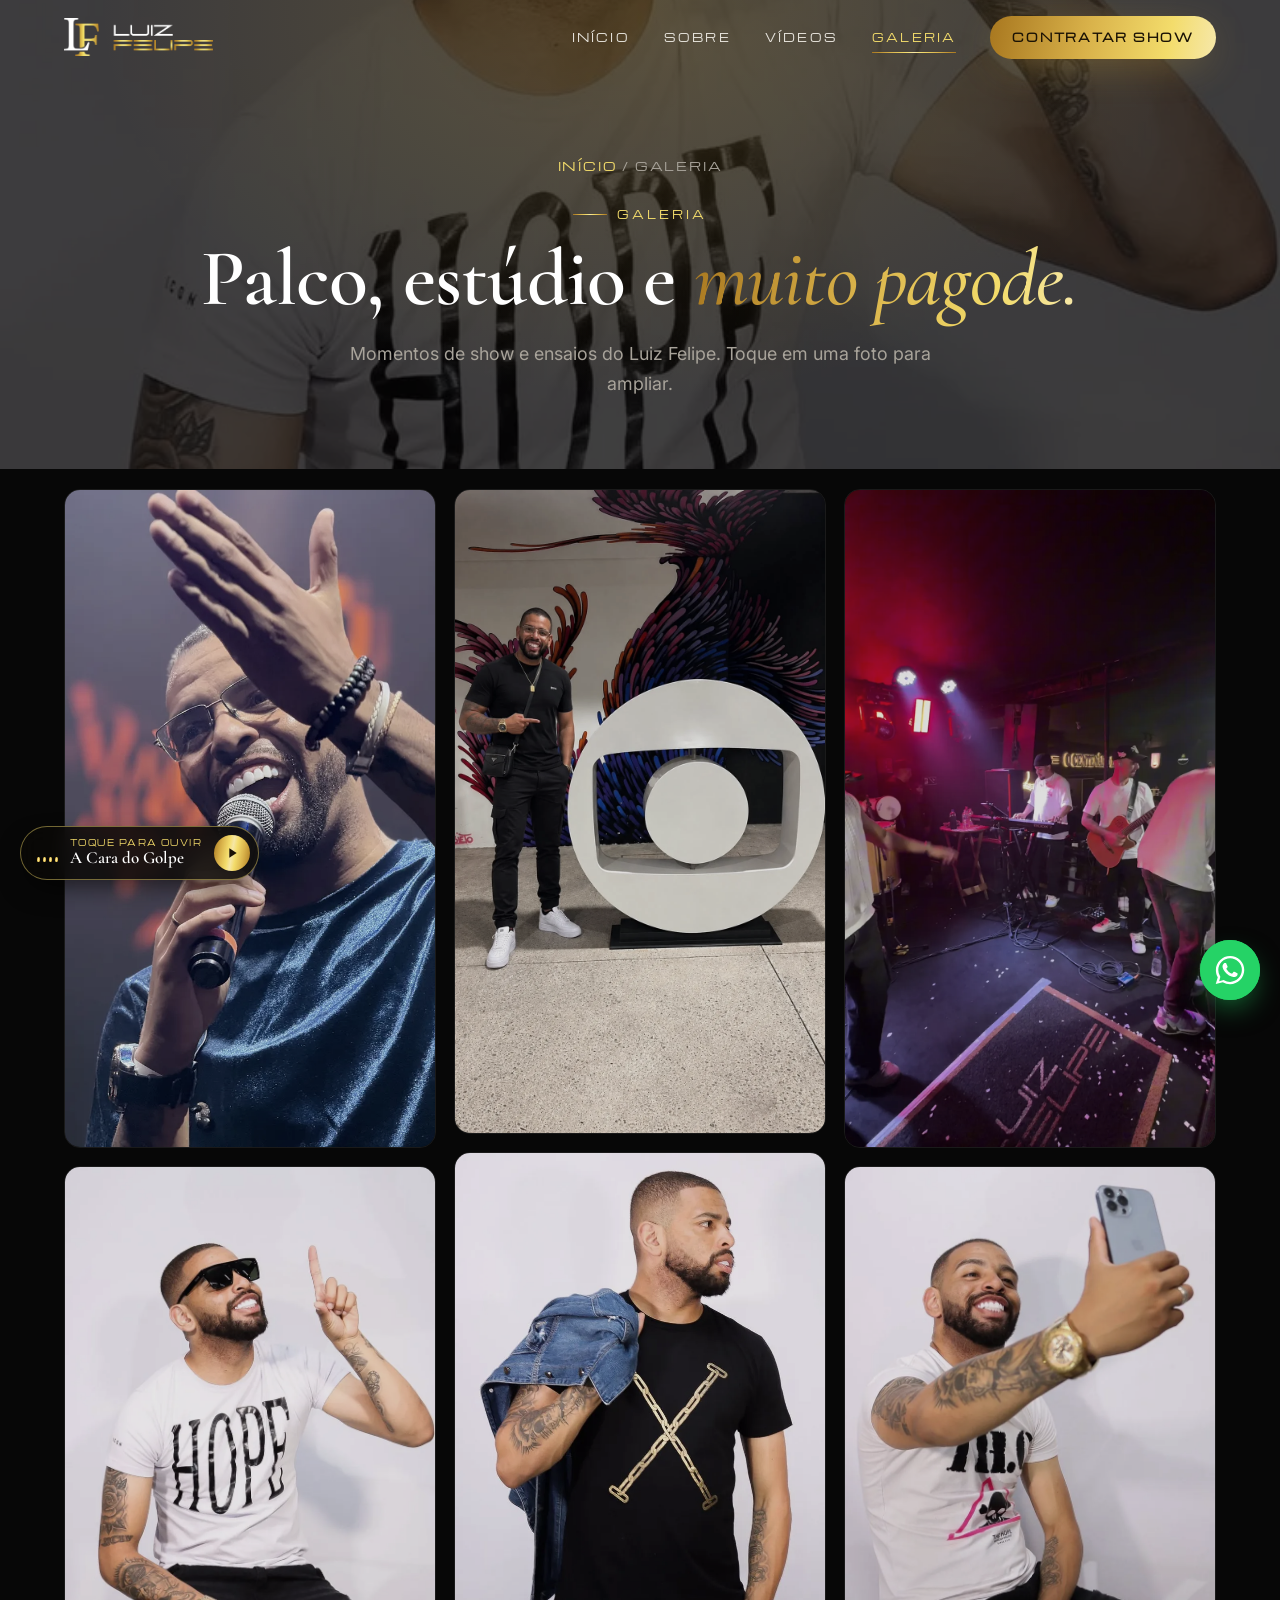
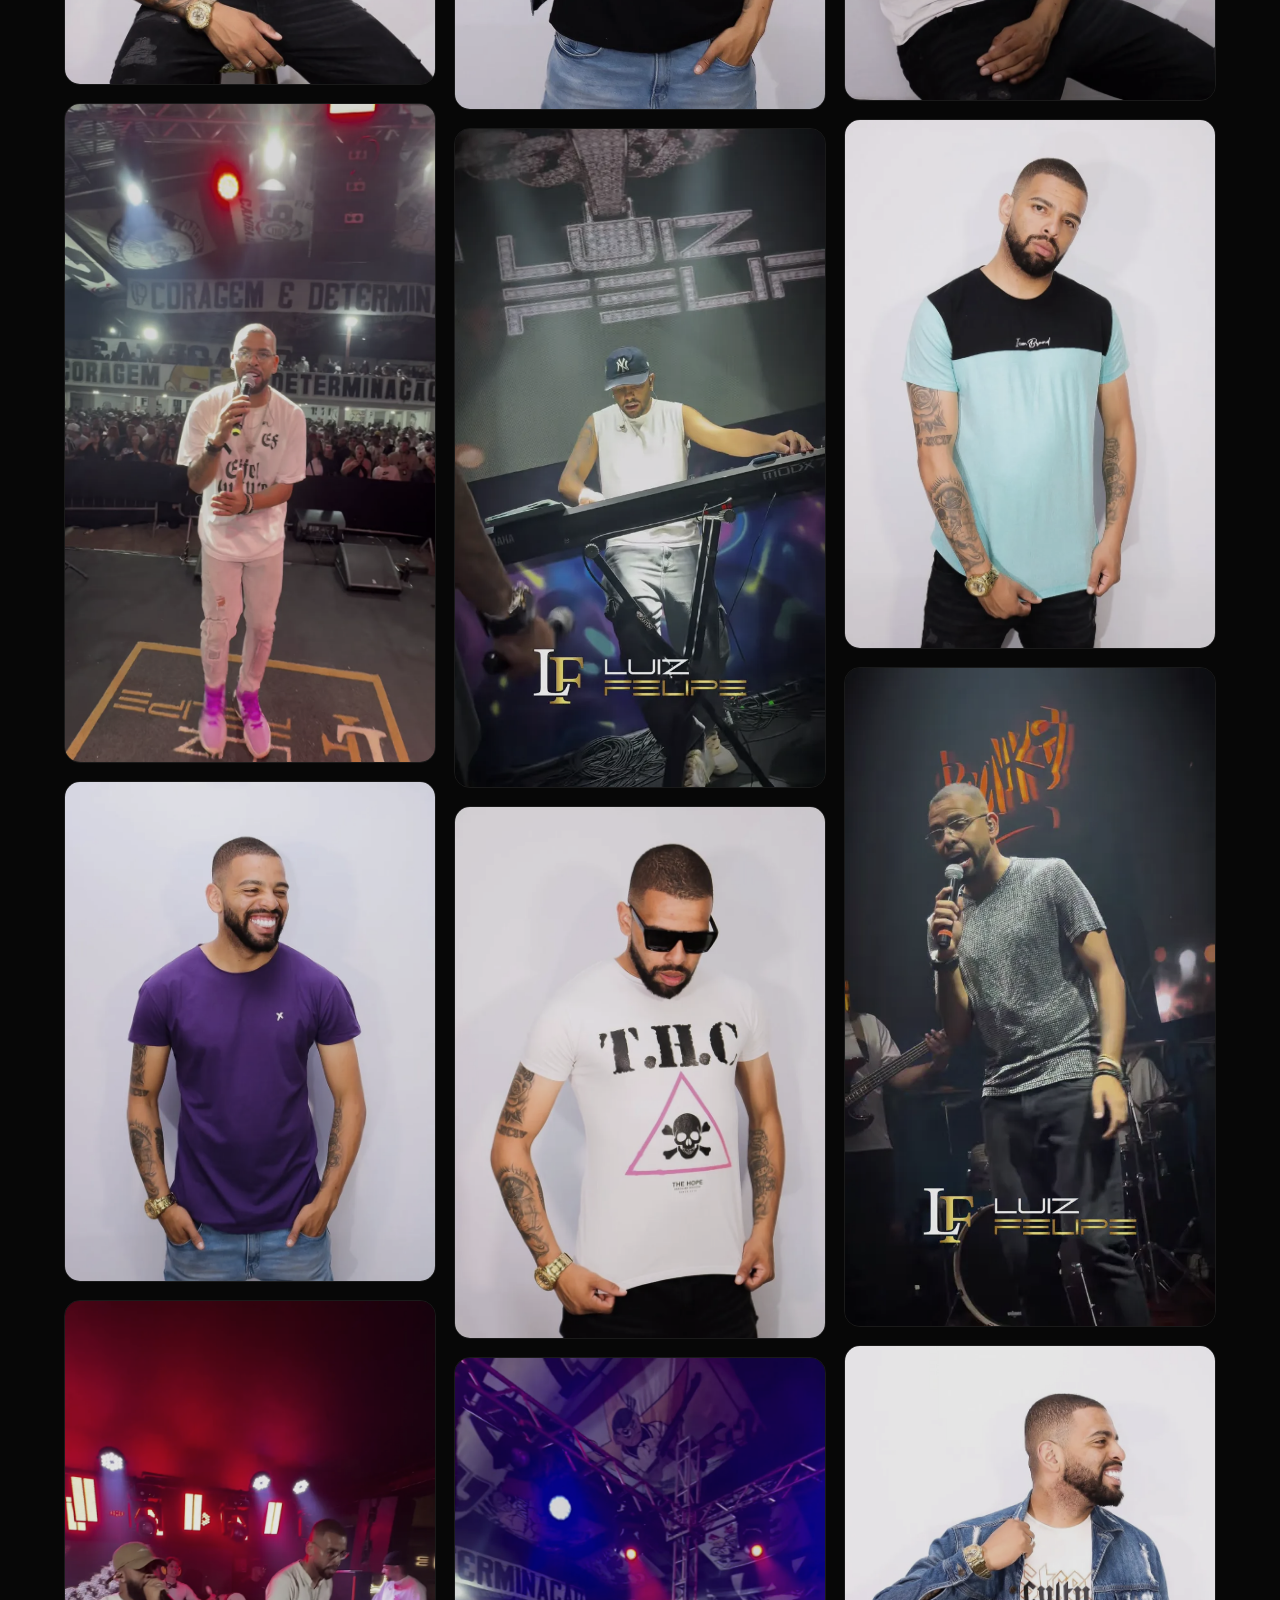
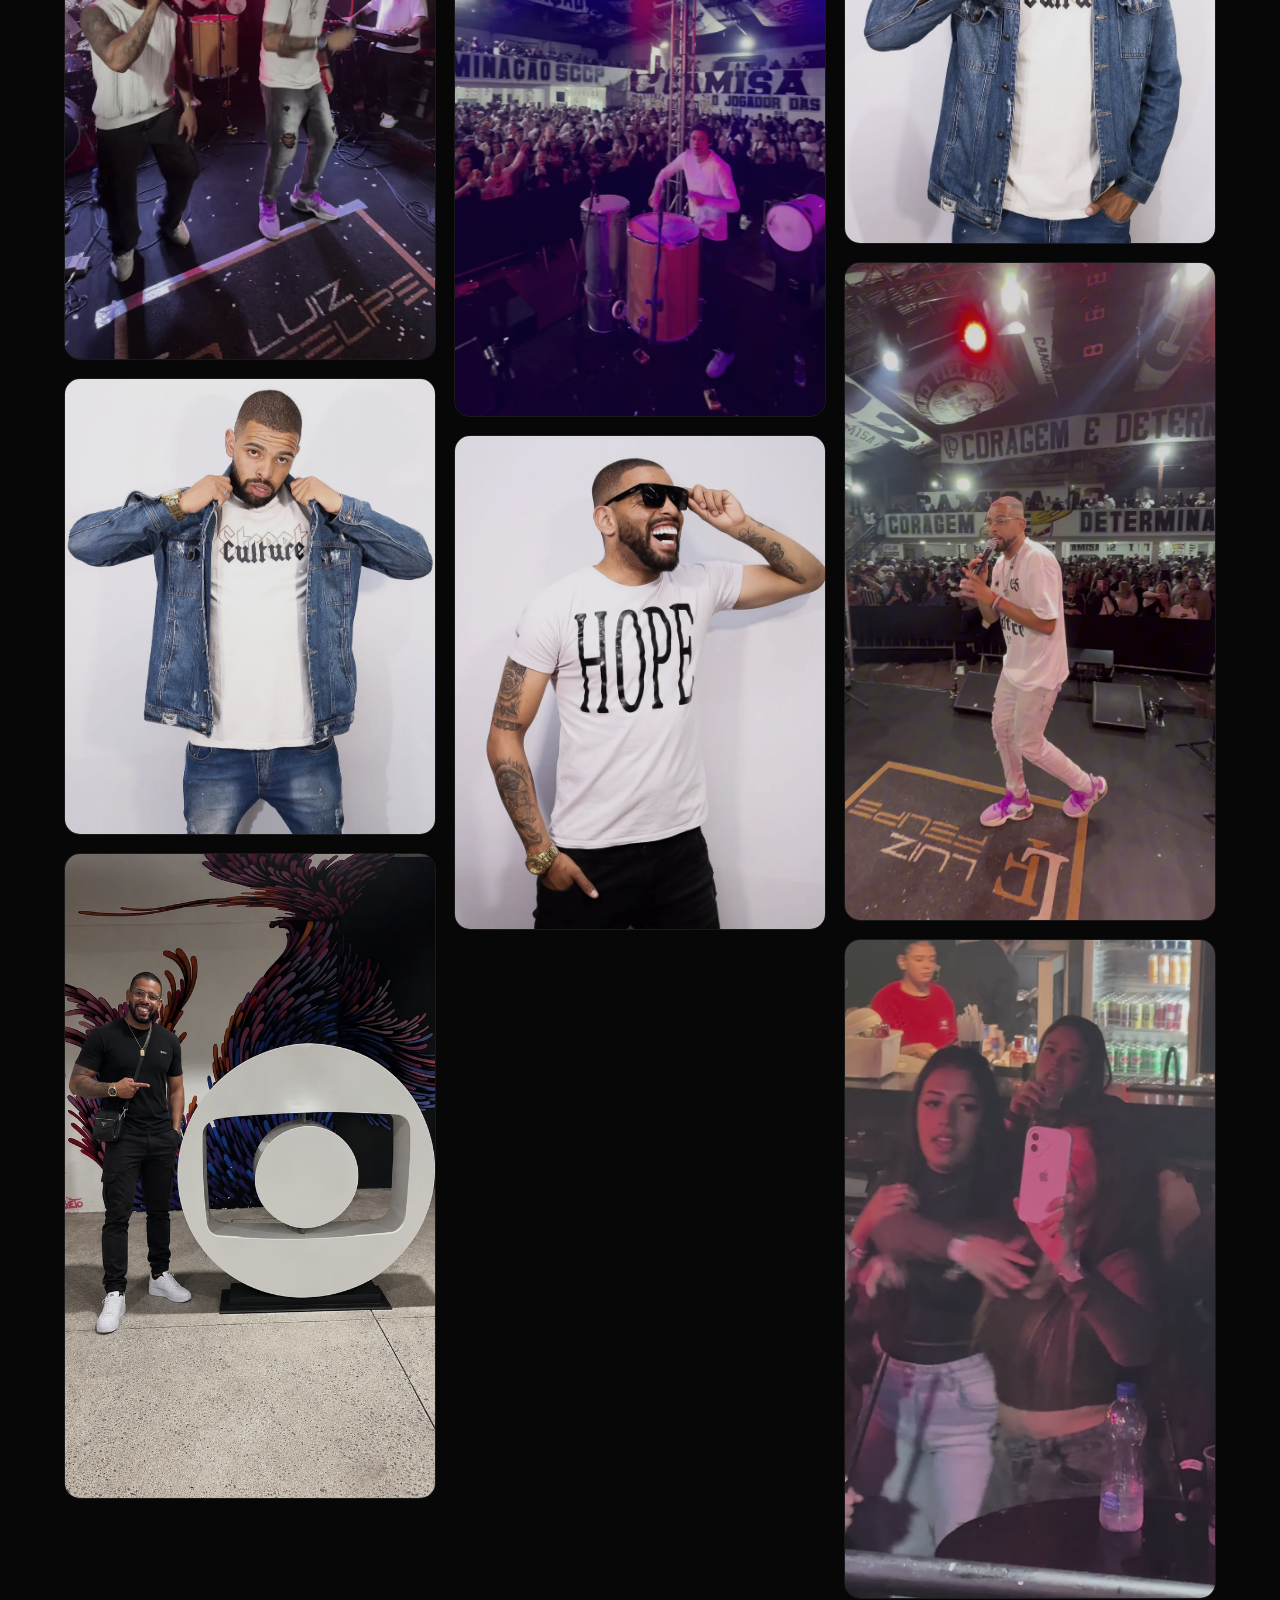
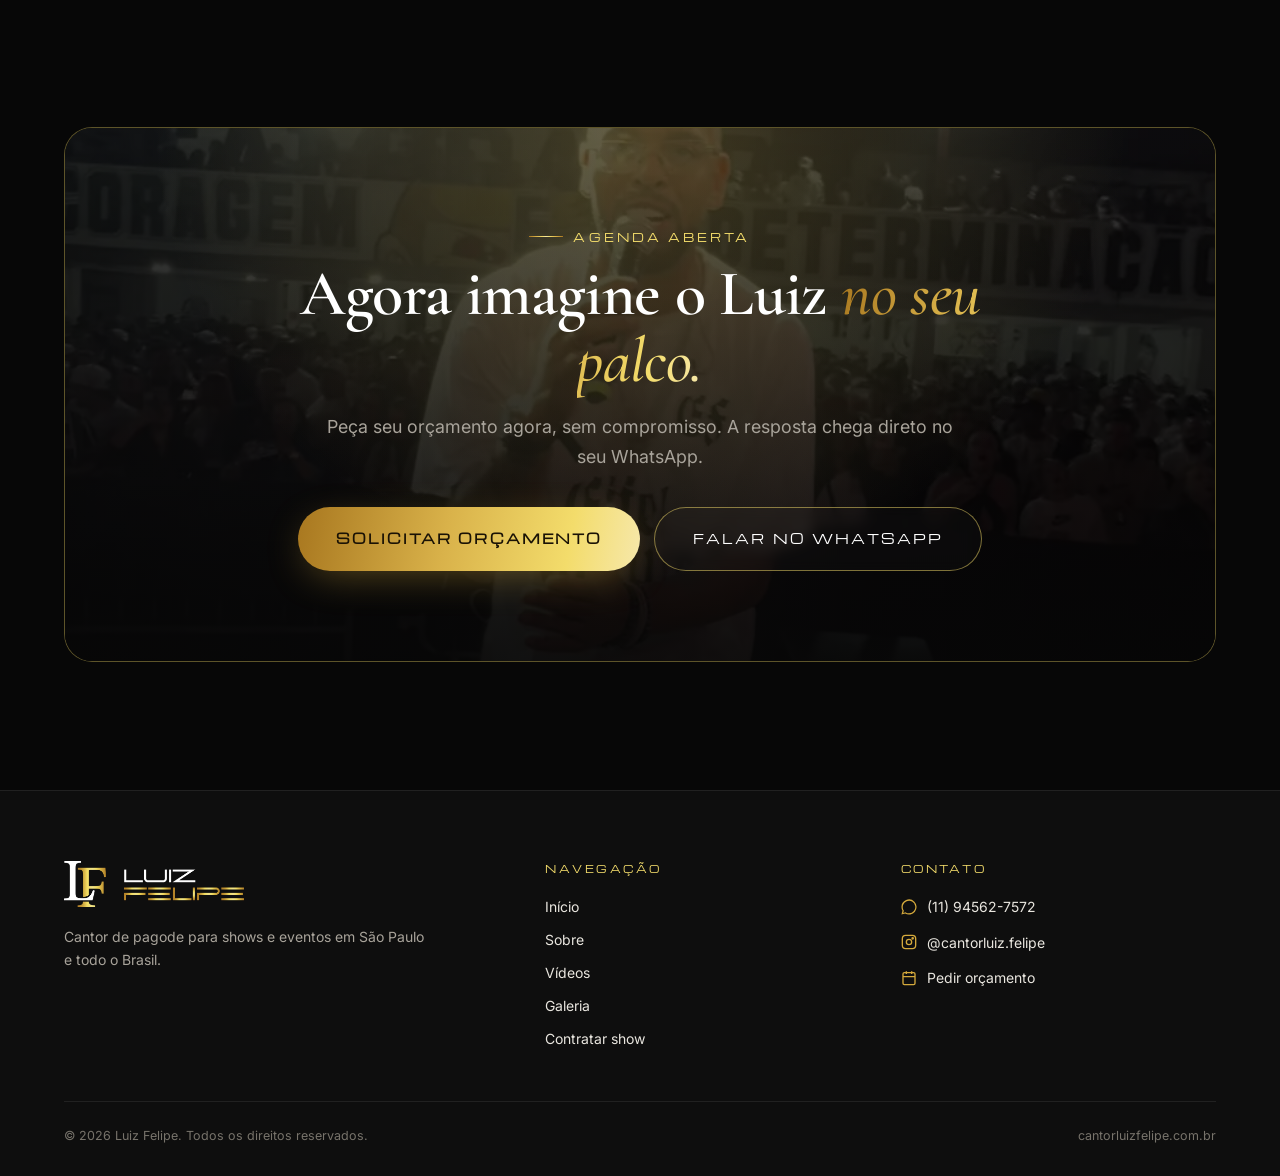
<file: galeria/index.html>
<!doctype html>
<html lang="pt-BR">
<head>
  <meta charset="utf-8">
  <meta name="viewport" content="width=device-width, initial-scale=1, viewport-fit=cover">
  <title>Galeria | Luiz Felipe — Cantor de Pagode</title>
  <meta name="description" content="Fotos de shows e ensaios do cantor de pagode Luiz Felipe.">
  <meta name="theme-color" content="#070707">
  <link rel="canonical" href="https://cantorluizfelipe.com.br/galeria/">
  <meta property="og:type" content="website">
  <meta property="og:locale" content="pt_BR">
  <meta property="og:title" content="Galeria | Luiz Felipe — Cantor de Pagode">
  <meta property="og:description" content="Fotos de shows e ensaios do cantor de pagode Luiz Felipe.">
  <meta property="og:image" content="https://cantorluizfelipe.com.br/static/img/og-image.jpg">
  <meta property="og:url" content="https://cantorluizfelipe.com.br/galeria/">
  <meta name="twitter:card" content="summary_large_image">
  <link rel="icon" type="image/png" sizes="32x32" href="../static/img/favicon-32.png">
  <link rel="icon" type="image/png" sizes="64x64" href="../static/img/favicon-64.png">
  <link rel="apple-touch-icon" href="../static/img/apple-touch-icon.png">
  <link rel="preconnect" href="https://fonts.googleapis.com">
  <link rel="preconnect" href="https://fonts.gstatic.com" crossorigin>
  <link href="https://fonts.googleapis.com/css2?family=Cormorant+Garamond:ital,wght@0,500;0,600;0,700;1,500;1,600&family=Inter:wght@400;500;600;700&family=Michroma&display=swap" rel="stylesheet">
  <link rel="stylesheet" href="../static/css/style.css?v=202611031620">
</head>
<body>
  <a class="skip" href="#conteudo">Pular para o conteúdo</a>
  <div class="preloader" aria-hidden="true">
    <div><img src="../static/img/logo-branco-dourado.webp" alt=""><div class="barra"><span></span></div></div>
  </div>
  <div class="cursor-luz" aria-hidden="true"></div>

  <header class="header">
    <div class="container">
      <a class="marca" href="../" aria-label="Luiz Felipe — início"><img src="../static/img/logo-branco-dourado.webp" alt="Luiz Felipe" width="1400" height="357"></a>
      <nav class="menu" aria-label="Menu principal">
        <a href="../">Início</a>
        <a href="../sobre/">Sobre</a>
        <a href="../videos/">Vídeos</a>
        <a href="../galeria/" class="ativo">Galeria</a>
        <a href="../contratar/" class="btn btn-ouro">Contratar show</a>
      </nav>
      <button class="hamburguer" aria-label="Abrir menu" aria-expanded="false"><span></span><span></span><span></span></button>
    </div>
  </header>

  <main id="conteudo">
    <section class="page-hero">
      <img class="fundo" src="../static/img/estudio-hope.webp" alt="">
      <div class="container revelar">
        <div class="migalha"><a href="../">Início</a> / Galeria</div>
        <span class="etiqueta">Galeria</span>
        <h1 class="titulo">Palco, estúdio e <span class="ouro"><em>muito pagode.</em></span></h1>
        <p class="lead">Momentos de show e ensaios do Luiz Felipe. Toque em uma foto para ampliar.</p>
      </div>
    </section>
    <section class="secao" style="padding-top:20px">
      <div class="container">
        <div class="galeria">
          <figure class="revelar" data-abrir data-grupo="galeria" data-legenda="Luiz Felipe cantando no palco"><img src="../static/img/palco-01.webp" alt="Luiz Felipe cantando no palco" loading="lazy"></figure>
          <figure class="revelar" data-abrir data-grupo="galeria" data-legenda="Ensaio fotográfico"><img src="../static/img/estudio-hope.webp" alt="Ensaio fotográfico" loading="lazy"></figure>
          <figure class="revelar" data-abrir data-grupo="galeria" data-legenda="Show na Quadra da Camisa 12"><img src="../static/img/still-gavioes-45.webp" alt="Show na Quadra da Camisa 12" loading="lazy"></figure>
          <figure class="revelar" data-abrir data-grupo="galeria" data-legenda="Ensaio fotográfico"><img src="../static/img/estudio-sorriso.webp" alt="Ensaio fotográfico" loading="lazy"></figure>
          <figure class="revelar" data-abrir data-grupo="galeria" data-legenda="Show no Centenário"><img src="../static/img/still-centenario-25.webp" alt="Show no Centenário" loading="lazy"></figure>
          <figure class="revelar" data-abrir data-grupo="galeria" data-legenda="Ensaio de jaqueta jeans"><img src="../static/img/estudio-jaqueta.webp" alt="Ensaio de jaqueta jeans" loading="lazy"></figure>
          <figure class="revelar" data-abrir data-grupo="galeria" data-legenda="Luiz Felipe na TV Globo"><img src="../static/img/globo.webp" alt="Luiz Felipe na TV Globo" loading="lazy"></figure>
          <figure class="revelar" data-abrir data-grupo="galeria" data-legenda="Luiz Felipe na TV Globo"><img src="../static/img/na-globo.webp" alt="Luiz Felipe ao lado do logo da TV Globo" loading="lazy"></figure>
          <figure class="revelar" data-abrir data-grupo="galeria" data-legenda="Ensaio fotográfico"><img src="../static/img/estudio-preto.webp" alt="Ensaio fotográfico" loading="lazy"></figure>
          <figure class="revelar" data-abrir data-grupo="galeria" data-legenda="Show ao vivo"><img src="../static/img/still-lf-15.webp" alt="Show ao vivo" loading="lazy"></figure>
          <figure class="revelar" data-abrir data-grupo="galeria" data-legenda="Ensaio fotográfico"><img src="../static/img/estudio-oculos.webp" alt="Ensaio fotográfico" loading="lazy"></figure>
          <figure class="revelar" data-abrir data-grupo="galeria" data-legenda="Palco da Camisa 12"><img src="../static/img/still-gavioes-10.webp" alt="Palco da Camisa 12" loading="lazy"></figure>
          <figure class="revelar" data-abrir data-grupo="galeria" data-legenda="Ensaio fotográfico"><img src="../static/img/estudio-risada.webp" alt="Ensaio fotográfico" loading="lazy"></figure>
          <figure class="revelar" data-abrir data-grupo="galeria" data-legenda="Público no Centenário"><img src="../static/img/still-centenario-40.webp" alt="Público no Centenário" loading="lazy"></figure>
          <figure class="revelar" data-abrir data-grupo="galeria" data-legenda="Ensaio fotográfico"><img src="../static/img/estudio-selfie.webp" alt="Ensaio fotográfico" loading="lazy"></figure>
          <figure class="revelar" data-abrir data-grupo="galeria" data-legenda="Ensaio fotográfico"><img src="../static/img/estudio-serio.webp" alt="Ensaio fotográfico" loading="lazy"></figure>
          <figure class="revelar" data-abrir data-grupo="galeria" data-legenda="Show ao vivo"><img src="../static/img/still-lf-50.webp" alt="Show ao vivo" loading="lazy"></figure>
          <figure class="revelar" data-abrir data-grupo="galeria" data-legenda="Ensaio de jaqueta jeans"><img src="../static/img/estudio-jaqueta-2.webp" alt="Ensaio de jaqueta jeans" loading="lazy"></figure>
          <figure class="revelar" data-abrir data-grupo="galeria" data-legenda="Show com banda"><img src="../static/img/still-gavioes-80.webp" alt="Show com banda" loading="lazy"></figure>
          <figure class="revelar" data-abrir data-grupo="galeria" data-legenda="Luiz Felipe cantando"><img src="../static/img/still-centenario-8.webp" alt="Luiz Felipe cantando" loading="lazy"></figure>
        </div>
      </div>
    </section>
    <section class="secao" style="padding-top:0">
      <div class="container">
        <div class="cta-final revelar zoom">
          <img src="../static/img/still-gavioes-45.webp" alt="" loading="lazy">
          <span class="etiqueta">Agenda aberta</span>
          <h2 class="titulo">Agora imagine o Luiz <span class="ouro"><em>no seu palco.</em></span></h2>
          <p class="lead">Peça seu orçamento agora, sem compromisso. A resposta chega direto no seu WhatsApp.</p>
          <div class="hero-acoes">
            <a class="btn btn-ouro btn-grande" href="../contratar/">Solicitar orçamento</a>
            <a class="btn btn-linha btn-grande" data-wa href="#">Falar no WhatsApp</a>
          </div>
        </div>
      </div>
    </section>
  </main>

  <footer class="footer">
    <div class="container">
      <div class="footer-grade">
        <div>
          <img class="logo" src="../static/img/logo-branco-dourado.webp" alt="Luiz Felipe" width="1400" height="357">
          <p>Cantor de pagode para shows e eventos em São Paulo e todo o Brasil.</p>
        </div>
        <div>
          <h5>Navegação</h5>
          <ul>
            <li><a href="../">Início</a></li>
            <li><a href="../sobre/">Sobre</a></li>
            <li><a href="../videos/">Vídeos</a></li>
            <li><a href="../galeria/">Galeria</a></li>
            <li><a href="../contratar/">Contratar show</a></li>
          </ul>
        </div>
        <div>
          <h5>Contato</h5>
          <ul>
            <li><a data-wa href="#"><svg viewBox="0 0 24 24" fill="currentColor"><path d="M12.05 21.5a9.4 9.4 0 0 1-4.8-1.31l-.34-.2-3.56.93.95-3.47-.22-.36a9.4 9.4 0 1 1 7.97 4.41zm8.02-17.45A11.27 11.27 0 0 0 .7 12.1c0 2 .52 3.95 1.52 5.67L.6 23.25l5.6-1.47A11.35 11.35 0 0 0 20.07 4.05z"/></svg><span data-wa-texto></span></a></li>
            <li><a data-ig href="#"><svg viewBox="0 0 24 24" fill="none" stroke="currentColor" stroke-width="2"><rect x="2" y="2" width="20" height="20" rx="5"/><circle cx="12" cy="12" r="4"/><circle cx="17.5" cy="6.5" r="1" fill="currentColor"/></svg><span data-ig-texto></span></a></li>
            <li><a href="../contratar/"><svg viewBox="0 0 24 24" fill="none" stroke="currentColor" stroke-width="2"><rect x="3" y="4" width="18" height="18" rx="2"/><path d="M16 2v4M8 2v4M3 10h18"/></svg>Pedir orçamento</a></li>
          </ul>
        </div>
      </div>
      <div class="footer-base">
        <span>© <span data-ano></span> Luiz Felipe. Todos os direitos reservados.</span>
        <span>cantorluizfelipe.com.br</span>
      </div>
    </div>
  </footer>

  <a class="wa-flutuante" data-wa href="#" aria-label="Falar no WhatsApp">
    <span class="txt">Pedir orçamento</span>
    <span class="ico"><svg viewBox="0 0 24 24" fill="currentColor"><path d="M17.47 14.38c-.3-.15-1.75-.86-2.02-.96-.27-.1-.47-.15-.67.15-.2.3-.77.96-.94 1.16-.17.2-.35.22-.64.07-.3-.15-1.25-.46-2.38-1.470-.88-.79-1.47-1.76-1.65-2.06-.17-.3-.02-.46.13-.6.13-.14.3-.35.45-.52.15-.18.2-.3.3-.5.1-.2.05-.37-.03-.52-.07-.15-.67-1.6-.92-2.2-.24-.58-.49-.5-.67-.5h-.57c-.2 0-.52.07-.8.37-.27.3-1.04 1.02-1.04 2.48s1.07 2.88 1.21 3.07c.15.2 2.1 3.2 5.08 4.49.71.3 1.26.49 1.7.63.71.22 1.36.19 1.87.12.57-.09 1.75-.72 2-1.41.25-.7.25-1.29.17-1.41-.07-.13-.27-.2-.57-.35zM12.05 21.5h-.01a9.4 9.4 0 0 1-4.8-1.31l-.34-.2-3.56.93.95-3.47-.22-.36a9.4 9.4 0 0 1-1.440-5.02c0-5.2 4.23-9.43 9.43-9.43 2.52 0 4.89.98 6.67 2.77a9.37 9.37 0 0 1 2.76 6.67c0 5.2-4.23 9.420-9.44 9.42zm8.02-17.45A11.27 11.27 0 0 0 12.05.75C5.8.75.7 5.84.7 12.1c0 2 .52 3.95 1.52 5.67L.6 23.25l5.6-1.47a11.3 11.3 0 0 0 5.84 1.6h.01c6.25 0 11.35-5.1 11.35-11.35 0-3.03-1.18-5.88-3.33-8.02z"/></svg></span>
  </a>
  <div class="barra-mobile">
    <a class="btn btn-ouro" href="../contratar/">Solicitar orçamento</a>
    <a class="btn-wa" data-wa href="#" aria-label="WhatsApp"><svg viewBox="0 0 24 24" fill="currentColor"><path d="M17.47 14.38c-.3-.15-1.75-.86-2.02-.96-.27-.1-.47-.15-.67.15-.2.3-.77.96-.94 1.16-.17.2-.35.22-.64.07-.3-.15-1.25-.46-2.38-1.47-.88-.79-1.47-1.76-1.65-2.06-.17-.3-.02-.46.13-.6.13-.14.3-.35.45-.52.15-.18.2-.3.3-.5.1-.2.05-.37-.03-.52-.07-.15-.67-1.6-.92-2.2-.24-.58-.49-.5-.67-.5h-.57c-.2 0-.52.07-.8.37-.27.3-1.04 1.02-1.04 2.48s1.07 2.88 1.21 3.07c.15.2 2.1 3.2 5.08 4.49.71.3 1.26.49 1.7.63.71.22 1.36.19 1.87.12.57-.09 1.75-.72 2-1.41.25-.7.25-1.29.17-1.41-.07-.13-.27-.2-.57-.35zM12.05 21.5h-.01a9.4 9.4 0 0 1-4.8-1.31l-.34-.2-3.56.93.95-3.47-.22-.36a9.4 9.4 0 0 1-1.44-5.02c0-5.2 4.23-9.43 9.43-9.43 2.52 0 4.89.98 6.67 2.77a9.37 9.37 0 0 1 2.76 6.67c0 5.2-4.23 9.42-9.44 9.42zm8.02-17.45A11.27 11.27 0 0 0 12.05.75C5.8.75.7 5.84.7 12.1c0 2 .52 3.95 1.52 5.67L.6 23.25l5.6-1.47a11.3 11.3 0 0 0 5.84 1.6h.01c6.25 0 11.35-5.1 11.35-11.35 0-3.03-1.18-5.88-3.33-8.02z"/></svg></a>
  </div>

  <script src="../static/js/config.js?v=202611031620"></script>
  <script src="../static/js/main.js?v=202611031620"></script>
  <script src="../static/js/musica.js?v=202611031620"></script>
</body>
</html>
</file>
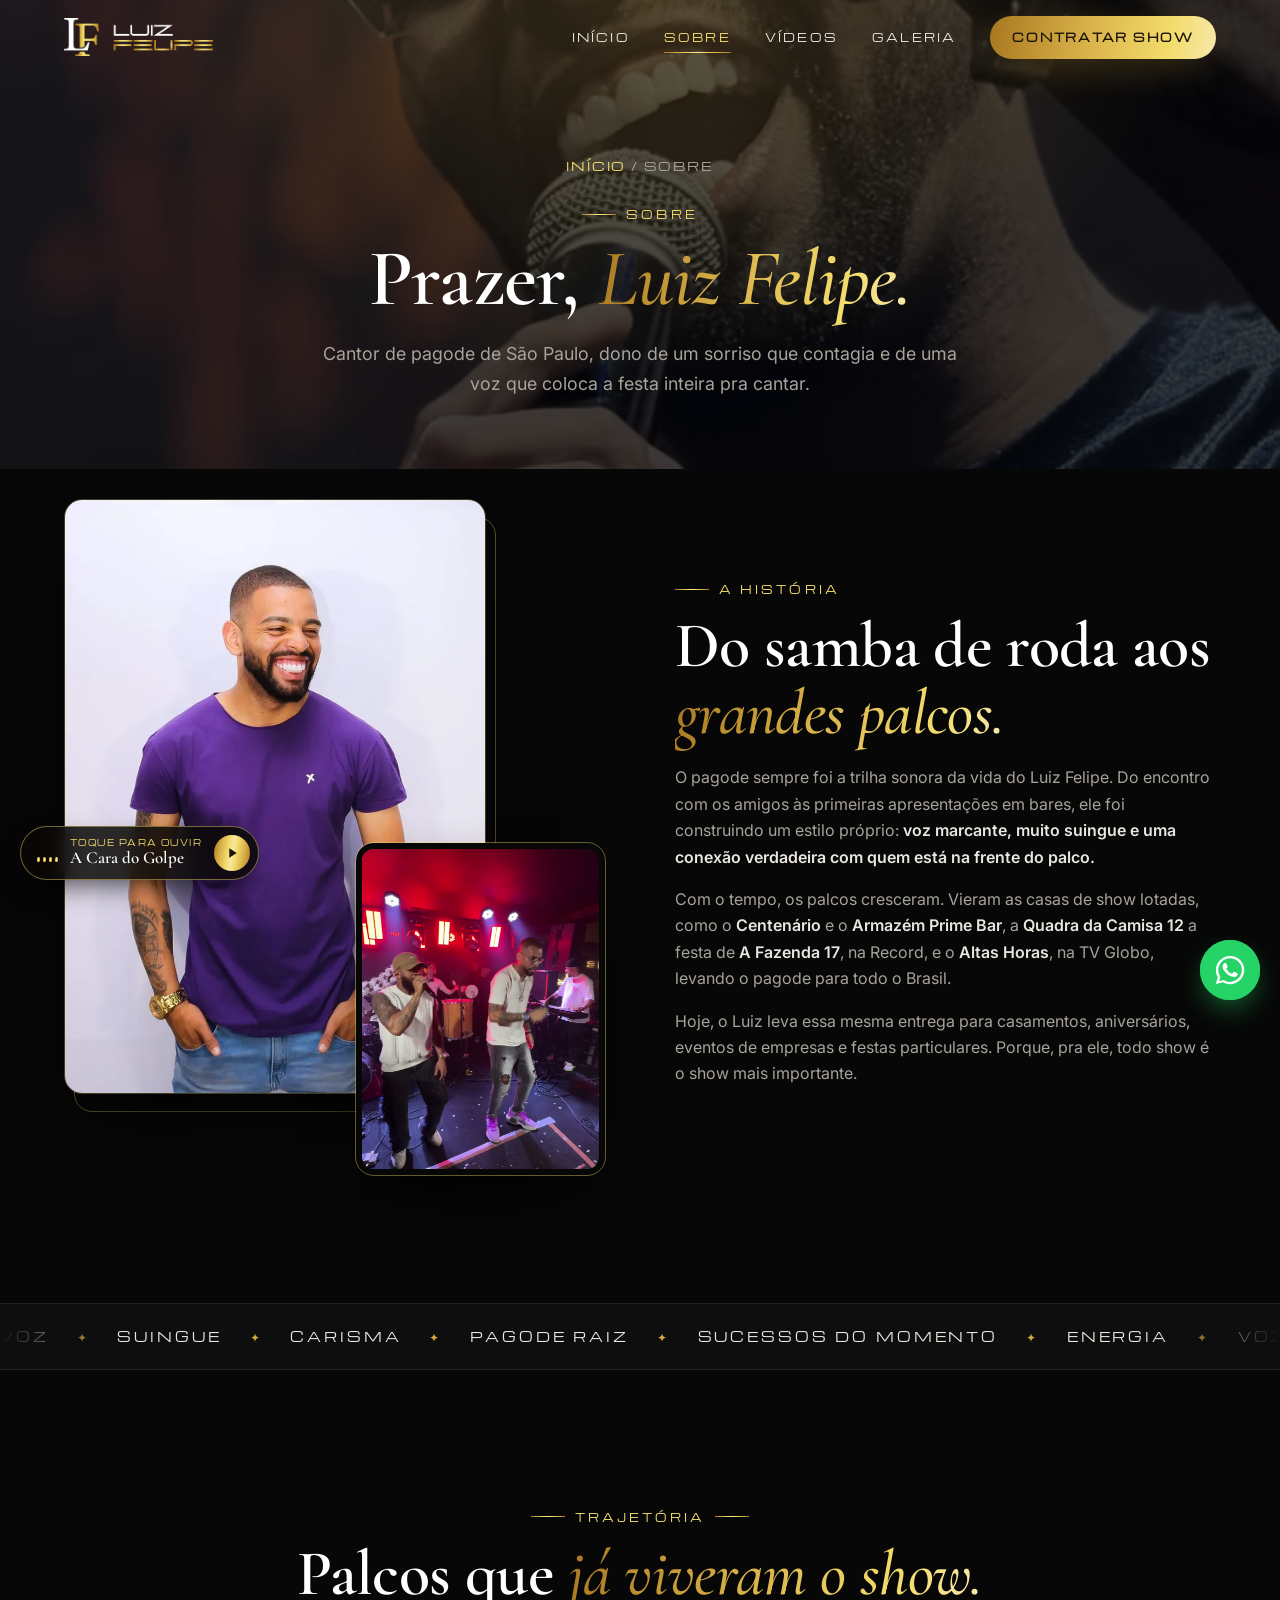
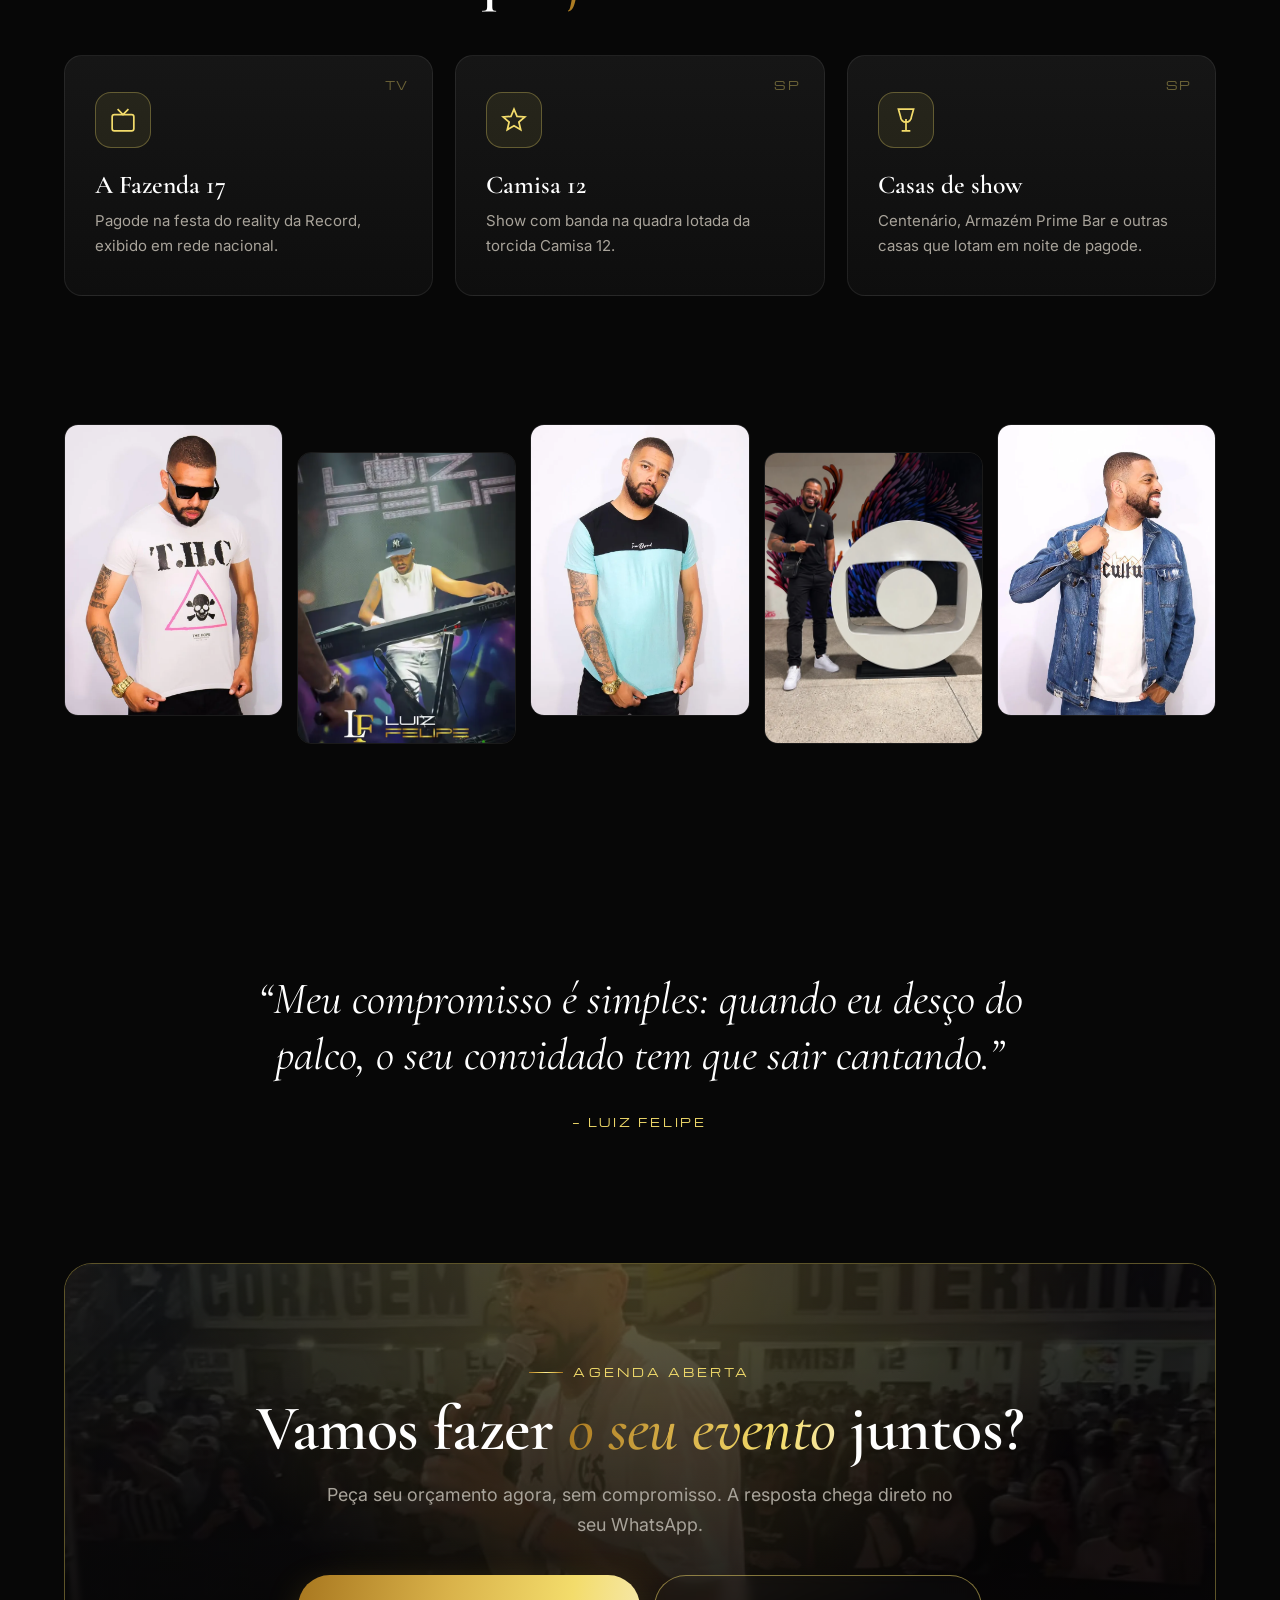
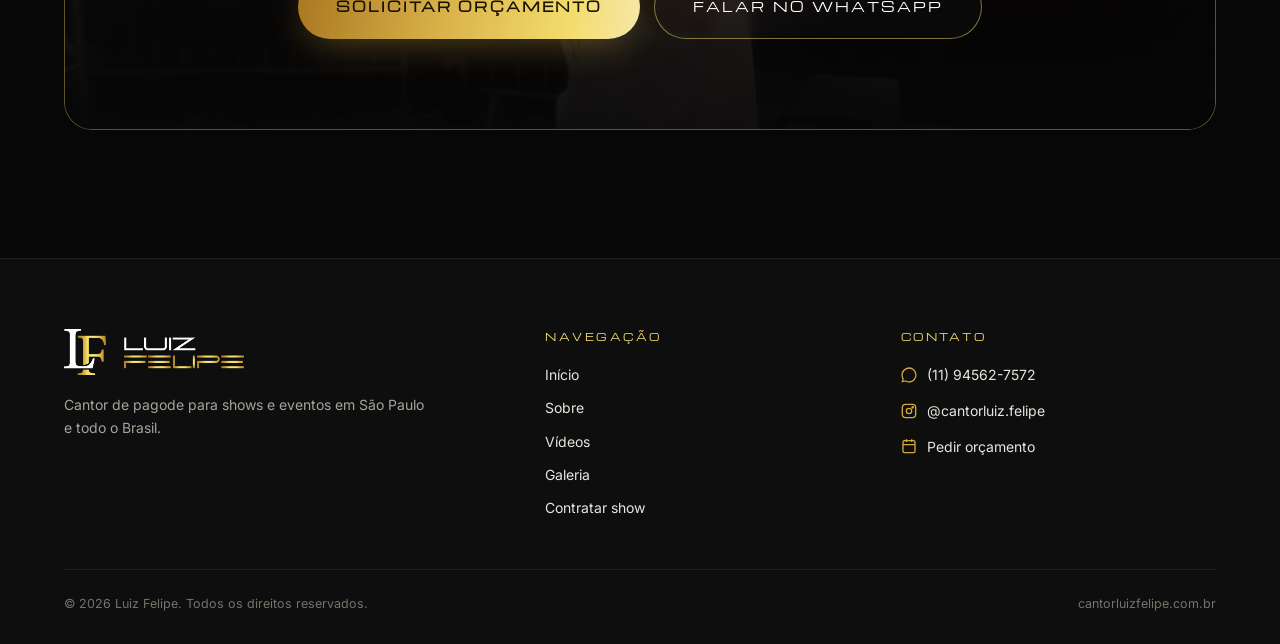
<file: sobre/index.html>
<!doctype html>
<html lang="pt-BR">
<head>
  <meta charset="utf-8">
  <meta name="viewport" content="width=device-width, initial-scale=1, viewport-fit=cover">
  <title>Sobre | Luiz Felipe — Cantor de Pagode</title>
  <meta name="description" content="Conheça o cantor de pagode Luiz Felipe: trajetória, palcos e o estilo que conquista o público.">
  <meta name="theme-color" content="#070707">
  <link rel="canonical" href="https://cantorluizfelipe.com.br/sobre/">
  <meta property="og:type" content="website">
  <meta property="og:locale" content="pt_BR">
  <meta property="og:title" content="Sobre | Luiz Felipe — Cantor de Pagode">
  <meta property="og:description" content="Conheça o cantor de pagode Luiz Felipe: trajetória, palcos e o estilo que conquista o público.">
  <meta property="og:image" content="https://cantorluizfelipe.com.br/static/img/og-image.jpg">
  <meta property="og:url" content="https://cantorluizfelipe.com.br/sobre/">
  <meta name="twitter:card" content="summary_large_image">
  <link rel="icon" type="image/png" sizes="32x32" href="../static/img/favicon-32.png">
  <link rel="icon" type="image/png" sizes="64x64" href="../static/img/favicon-64.png">
  <link rel="apple-touch-icon" href="../static/img/apple-touch-icon.png">
  <link rel="preconnect" href="https://fonts.googleapis.com">
  <link rel="preconnect" href="https://fonts.gstatic.com" crossorigin>
  <link href="https://fonts.googleapis.com/css2?family=Cormorant+Garamond:ital,wght@0,500;0,600;0,700;1,500;1,600&family=Inter:wght@400;500;600;700&family=Michroma&display=swap" rel="stylesheet">
  <link rel="stylesheet" href="../static/css/style.css?v=202611031620">
</head>
<body>
  <a class="skip" href="#conteudo">Pular para o conteúdo</a>
  <div class="preloader" aria-hidden="true">
    <div><img src="../static/img/logo-branco-dourado.webp" alt=""><div class="barra"><span></span></div></div>
  </div>
  <div class="cursor-luz" aria-hidden="true"></div>

  <header class="header">
    <div class="container">
      <a class="marca" href="../" aria-label="Luiz Felipe — início"><img src="../static/img/logo-branco-dourado.webp" alt="Luiz Felipe" width="1400" height="357"></a>
      <nav class="menu" aria-label="Menu principal">
        <a href="../">Início</a>
        <a href="../sobre/" class="ativo">Sobre</a>
        <a href="../videos/">Vídeos</a>
        <a href="../galeria/">Galeria</a>
        <a href="../contratar/" class="btn btn-ouro">Contratar show</a>
      </nav>
      <button class="hamburguer" aria-label="Abrir menu" aria-expanded="false"><span></span><span></span><span></span></button>
    </div>
  </header>

  <main id="conteudo">
    <section class="page-hero">
      <img class="fundo" src="../static/img/palco-01.webp" alt="">
      <div class="container revelar">
        <div class="migalha"><a href="../">Início</a> / Sobre</div>
        <span class="etiqueta">Sobre</span>
        <h1 class="titulo">Prazer, <span class="ouro"><em>Luiz Felipe.</em></span></h1>
        <p class="lead">Cantor de pagode de São Paulo, dono de um sorriso que contagia e de uma voz que coloca a festa inteira pra cantar.</p>
      </div>
    </section>
    <section class="secao" style="padding-top:30px">
      <div class="container split">
        <div class="split-fotos revelar esq">
          <div class="moldura"></div>
          <figure class="f1"><img src="../static/img/estudio-sorriso.webp" alt="Luiz Felipe sorrindo" loading="lazy"></figure>
          <figure class="f2"><img src="../static/img/still-centenario-25.webp" alt="Luiz Felipe no palco do Centenário" loading="lazy"></figure>
        </div>
        <div class="split-texto revelar dir">
          <span class="etiqueta">A história</span>
          <h2 class="titulo">Do samba de roda aos <span class="ouro"><em>grandes palcos.</em></span></h2>
          <p>O pagode sempre foi a trilha sonora da vida do Luiz Felipe. Do encontro com os amigos às primeiras apresentações em bares, ele foi construindo um estilo próprio: <strong>voz marcante, muito suingue e uma conexão verdadeira com quem está na frente do palco.</strong></p>
          <p>Com o tempo, os palcos cresceram. Vieram as casas de show lotadas, como o <strong>Centenário</strong> e o <strong>Armazém Prime Bar</strong>, a <strong>Quadra da Camisa 12</strong> a festa de <strong>A Fazenda 17</strong>, na Record, e o <strong>Altas Horas</strong>, na TV Globo, levando o pagode para todo o Brasil.</p>
          <p>Hoje, o Luiz leva essa mesma entrega para casamentos, aniversários, eventos de empresas e festas particulares. Porque, pra ele, todo show é o show mais importante.</p>
        </div>
      </div>
    </section>

    <div class="faixa" aria-hidden="true">
      <div class="faixa-trilho">
        <span>Voz</span><span>Suingue</span><span>Carisma</span><span>Pagode raiz</span><span>Sucessos do momento</span><span>Energia</span><span>Voz</span><span>Suingue</span><span>Carisma</span><span>Pagode raiz</span><span>Sucessos do momento</span><span>Energia</span>
      </div>
    </div>

    <section class="secao">
      <div class="container">
        <div class="secao-cabeca centro revelar">
          <span class="etiqueta">Trajetória</span>
          <h2 class="titulo">Palcos que <span class="ouro"><em>já viveram o show.</em></span></h2>
        </div>
        <div class="beneficios">
          <div class="beneficio revelar"><span class="num">TV</span><div class="icone"><svg viewBox="0 0 24 24" fill="none" stroke="currentColor" stroke-width="1.6"><rect x="2" y="7" width="20" height="15" rx="2"/><path d="m17 2-5 5-5-5"/></svg></div><h3>A Fazenda 17</h3><p>Pagode na festa do reality da Record, exibido em rede nacional.</p></div>
          <div class="beneficio revelar" style="--atraso:.1s"><span class="num">SP</span><div class="icone"><svg viewBox="0 0 24 24" fill="none" stroke="currentColor" stroke-width="1.6"><path d="M12 2 9.2 8.6 2 9.2l5.5 4.7L5.8 21 12 17.3 18.2 21l-1.7-7.1L22 9.2l-7.2-.6z"/></svg></div><h3>Camisa 12</h3><p>Show com banda na quadra lotada da torcida Camisa 12.</p></div>
          <div class="beneficio revelar" style="--atraso:.2s"><span class="num">SP</span><div class="icone"><svg viewBox="0 0 24 24" fill="none" stroke="currentColor" stroke-width="1.6"><path d="M8 22h8M12 11v11M5 2h14l-2 7a5 5 0 0 1-10 0z"/></svg></div><h3>Casas de show</h3><p>Centenário, Armazém Prime Bar e outras casas que lotam em noite de pagode.</p></div>
        </div>
      </div>
    </section>

    <section class="secao" style="padding-top:0">
      <div class="container">
        <div class="galeria-faixa">
          <figure class="revelar" data-abrir data-grupo="sobre"><img src="../static/img/estudio-oculos.webp" alt="Luiz Felipe em ensaio" loading="lazy"></figure>
          <figure class="revelar" style="--atraso:.08s" data-abrir data-grupo="sobre"><img src="../static/img/still-lf-15.webp" alt="Luiz Felipe no palco" loading="lazy"></figure>
          <figure class="revelar" style="--atraso:.16s" data-abrir data-grupo="sobre"><img src="../static/img/estudio-serio.webp" alt="Luiz Felipe em ensaio" loading="lazy"></figure>
          <figure class="revelar" style="--atraso:.24s" data-abrir data-grupo="sobre"><img src="../static/img/na-globo.webp" alt="Luiz Felipe na TV Globo" loading="lazy"></figure>
          <figure class="revelar" style="--atraso:.32s" data-abrir data-grupo="sobre"><img src="../static/img/estudio-jaqueta-2.webp" alt="Luiz Felipe de jaqueta jeans" loading="lazy"></figure>
        </div>
      </div>
    </section>

    <section class="secao">
      <div class="container citacao revelar zoom">
        <blockquote>“Meu compromisso é simples: quando eu desço do palco, o seu convidado tem que sair cantando.”</blockquote>
        <cite>— Luiz Felipe</cite>
      </div>
    </section>
    <section class="secao" style="padding-top:0">
      <div class="container">
        <div class="cta-final revelar zoom">
          <img src="../static/img/still-gavioes-80.webp" alt="" loading="lazy">
          <span class="etiqueta">Agenda aberta</span>
          <h2 class="titulo">Vamos fazer <span class="ouro"><em>o seu evento</em></span> juntos?</h2>
          <p class="lead">Peça seu orçamento agora, sem compromisso. A resposta chega direto no seu WhatsApp.</p>
          <div class="hero-acoes">
            <a class="btn btn-ouro btn-grande" href="../contratar/">Solicitar orçamento</a>
            <a class="btn btn-linha btn-grande" data-wa href="#">Falar no WhatsApp</a>
          </div>
        </div>
      </div>
    </section>
  </main>

  <footer class="footer">
    <div class="container">
      <div class="footer-grade">
        <div>
          <img class="logo" src="../static/img/logo-branco-dourado.webp" alt="Luiz Felipe" width="1400" height="357">
          <p>Cantor de pagode para shows e eventos em São Paulo e todo o Brasil.</p>
        </div>
        <div>
          <h5>Navegação</h5>
          <ul>
            <li><a href="../">Início</a></li>
            <li><a href="../sobre/">Sobre</a></li>
            <li><a href="../videos/">Vídeos</a></li>
            <li><a href="../galeria/">Galeria</a></li>
            <li><a href="../contratar/">Contratar show</a></li>
          </ul>
        </div>
        <div>
          <h5>Contato</h5>
          <ul>
            <li><a data-wa href="#"><svg viewBox="0 0 24 24" fill="currentColor"><path d="M12.05 21.5a9.4 9.4 0 0 1-4.8-1.31l-.34-.2-3.56.93.95-3.47-.22-.36a9.4 9.4 0 1 1 7.97 4.41zm8.02-17.45A11.27 11.27 0 0 0 .7 12.1c0 2 .52 3.95 1.52 5.67L.6 23.25l5.6-1.47A11.35 11.35 0 0 0 20.07 4.05z"/></svg><span data-wa-texto></span></a></li>
            <li><a data-ig href="#"><svg viewBox="0 0 24 24" fill="none" stroke="currentColor" stroke-width="2"><rect x="2" y="2" width="20" height="20" rx="5"/><circle cx="12" cy="12" r="4"/><circle cx="17.5" cy="6.5" r="1" fill="currentColor"/></svg><span data-ig-texto></span></a></li>
            <li><a href="../contratar/"><svg viewBox="0 0 24 24" fill="none" stroke="currentColor" stroke-width="2"><rect x="3" y="4" width="18" height="18" rx="2"/><path d="M16 2v4M8 2v4M3 10h18"/></svg>Pedir orçamento</a></li>
          </ul>
        </div>
      </div>
      <div class="footer-base">
        <span>© <span data-ano></span> Luiz Felipe. Todos os direitos reservados.</span>
        <span>cantorluizfelipe.com.br</span>
      </div>
    </div>
  </footer>

  <a class="wa-flutuante" data-wa href="#" aria-label="Falar no WhatsApp">
    <span class="txt">Pedir orçamento</span>
    <span class="ico"><svg viewBox="0 0 24 24" fill="currentColor"><path d="M17.47 14.38c-.3-.15-1.75-.86-2.02-.96-.27-.1-.47-.15-.67.15-.2.3-.77.96-.94 1.16-.17.2-.35.22-.64.07-.3-.15-1.25-.46-2.38-1.470-.88-.79-1.47-1.76-1.65-2.06-.17-.3-.02-.46.13-.6.13-.14.3-.35.45-.52.15-.18.2-.3.3-.5.1-.2.05-.37-.03-.52-.07-.15-.67-1.6-.92-2.2-.24-.58-.49-.5-.67-.5h-.57c-.2 0-.52.07-.8.37-.27.3-1.04 1.02-1.04 2.48s1.07 2.88 1.21 3.07c.15.2 2.1 3.2 5.08 4.49.71.3 1.26.49 1.7.63.71.22 1.36.19 1.87.12.57-.09 1.75-.72 2-1.41.25-.7.25-1.29.17-1.41-.07-.13-.27-.2-.57-.35zM12.05 21.5h-.01a9.4 9.4 0 0 1-4.8-1.31l-.34-.2-3.56.93.95-3.47-.22-.36a9.4 9.4 0 0 1-1.440-5.02c0-5.2 4.23-9.43 9.43-9.43 2.52 0 4.89.98 6.67 2.77a9.37 9.37 0 0 1 2.76 6.67c0 5.2-4.23 9.420-9.44 9.42zm8.02-17.45A11.27 11.27 0 0 0 12.05.75C5.8.75.7 5.84.7 12.1c0 2 .52 3.95 1.52 5.67L.6 23.25l5.6-1.47a11.3 11.3 0 0 0 5.84 1.6h.01c6.25 0 11.35-5.1 11.35-11.35 0-3.03-1.18-5.88-3.33-8.02z"/></svg></span>
  </a>
  <div class="barra-mobile">
    <a class="btn btn-ouro" href="../contratar/">Solicitar orçamento</a>
    <a class="btn-wa" data-wa href="#" aria-label="WhatsApp"><svg viewBox="0 0 24 24" fill="currentColor"><path d="M17.47 14.38c-.3-.15-1.75-.86-2.02-.96-.27-.1-.47-.15-.67.15-.2.3-.77.96-.94 1.16-.17.2-.35.22-.64.07-.3-.15-1.25-.46-2.38-1.47-.88-.79-1.47-1.76-1.65-2.06-.17-.3-.02-.46.13-.6.13-.14.3-.35.45-.52.15-.18.2-.3.3-.5.1-.2.05-.37-.03-.52-.07-.15-.67-1.6-.92-2.2-.24-.58-.49-.5-.67-.5h-.57c-.2 0-.52.07-.8.37-.27.3-1.04 1.02-1.04 2.48s1.07 2.88 1.21 3.07c.15.2 2.1 3.2 5.08 4.49.71.3 1.26.49 1.7.63.71.22 1.36.19 1.87.12.57-.09 1.75-.72 2-1.41.25-.7.25-1.29.17-1.41-.07-.13-.27-.2-.57-.35zM12.05 21.5h-.01a9.4 9.4 0 0 1-4.8-1.31l-.34-.2-3.56.93.95-3.47-.22-.36a9.4 9.4 0 0 1-1.44-5.02c0-5.2 4.23-9.43 9.43-9.43 2.52 0 4.89.98 6.67 2.77a9.37 9.37 0 0 1 2.76 6.67c0 5.2-4.23 9.42-9.44 9.42zm8.02-17.45A11.27 11.27 0 0 0 12.05.75C5.8.75.7 5.84.7 12.1c0 2 .52 3.95 1.52 5.67L.6 23.25l5.6-1.47a11.3 11.3 0 0 0 5.84 1.6h.01c6.25 0 11.35-5.1 11.35-11.35 0-3.03-1.18-5.88-3.33-8.02z"/></svg></a>
  </div>

  <script src="../static/js/config.js?v=202611031620"></script>
  <script src="../static/js/main.js?v=202611031620"></script>
  <script src="../static/js/musica.js?v=202611031620"></script>
</body>
</html>
</file>
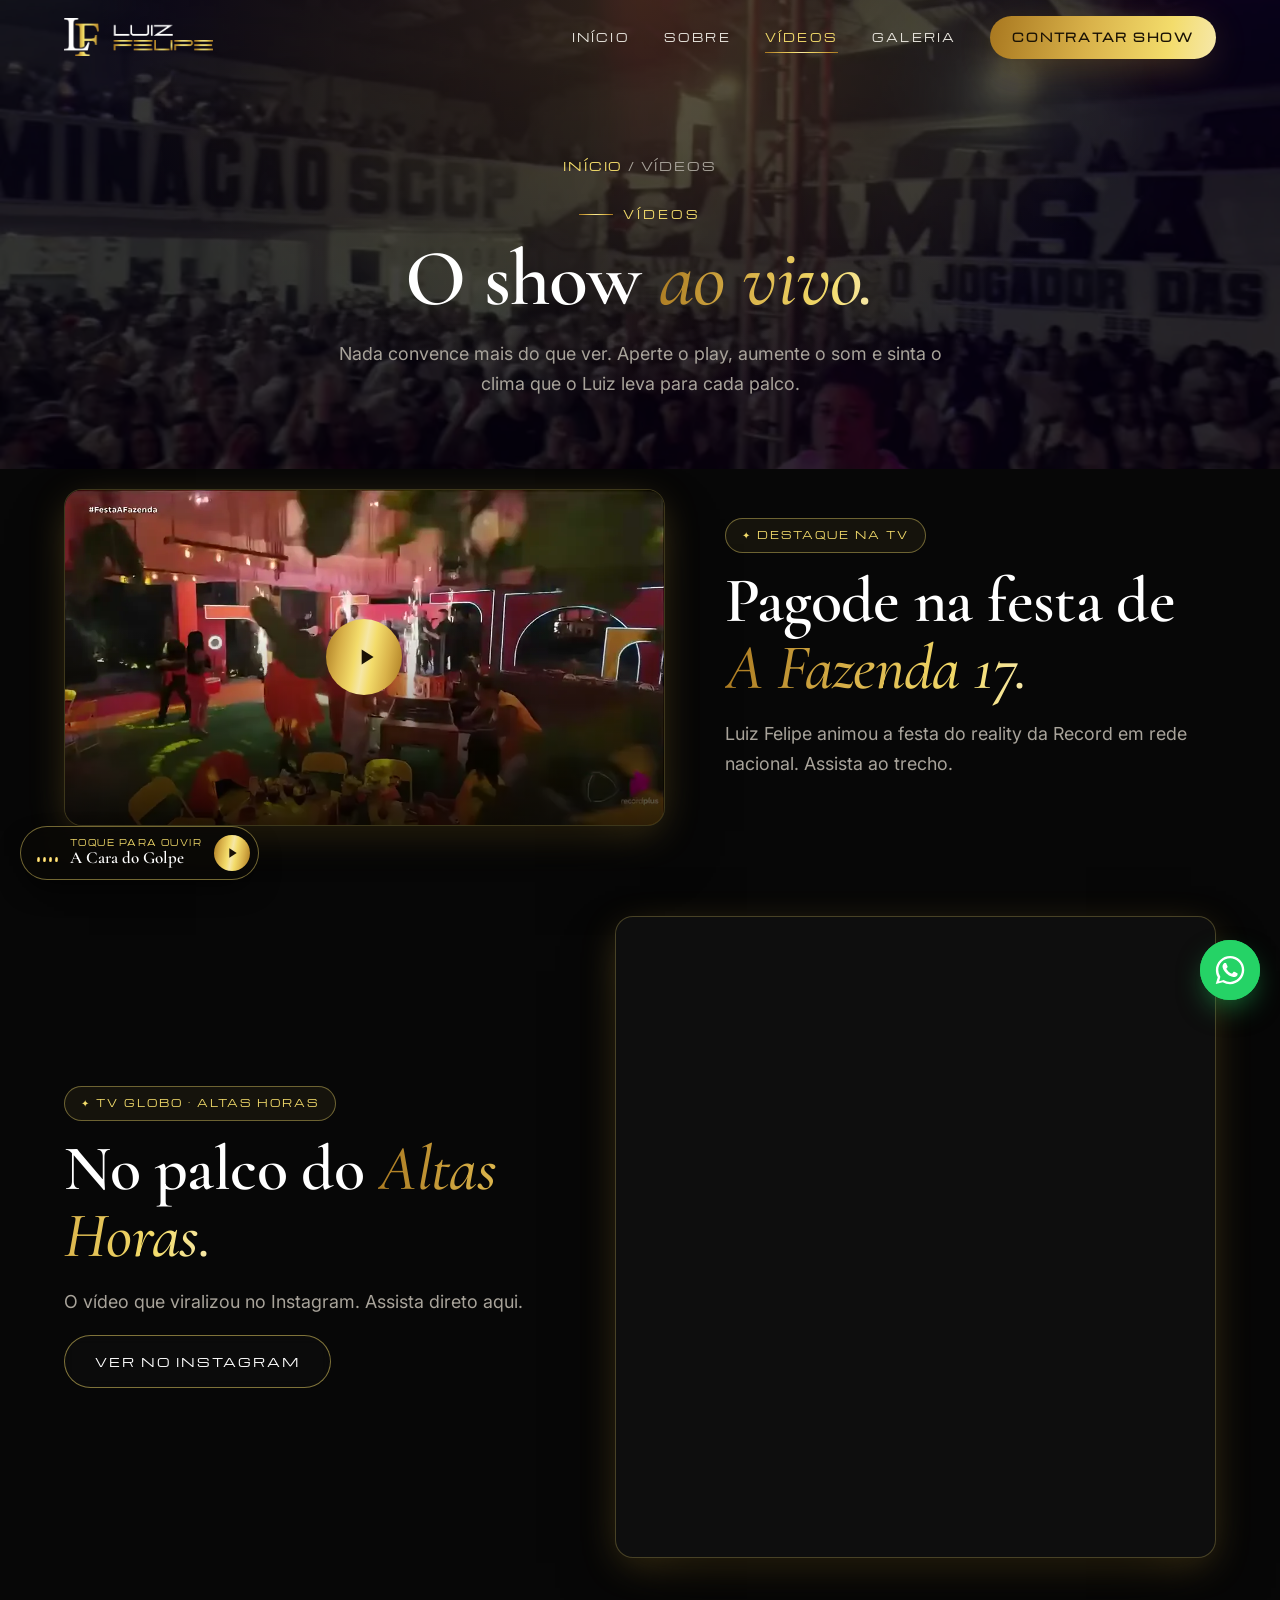
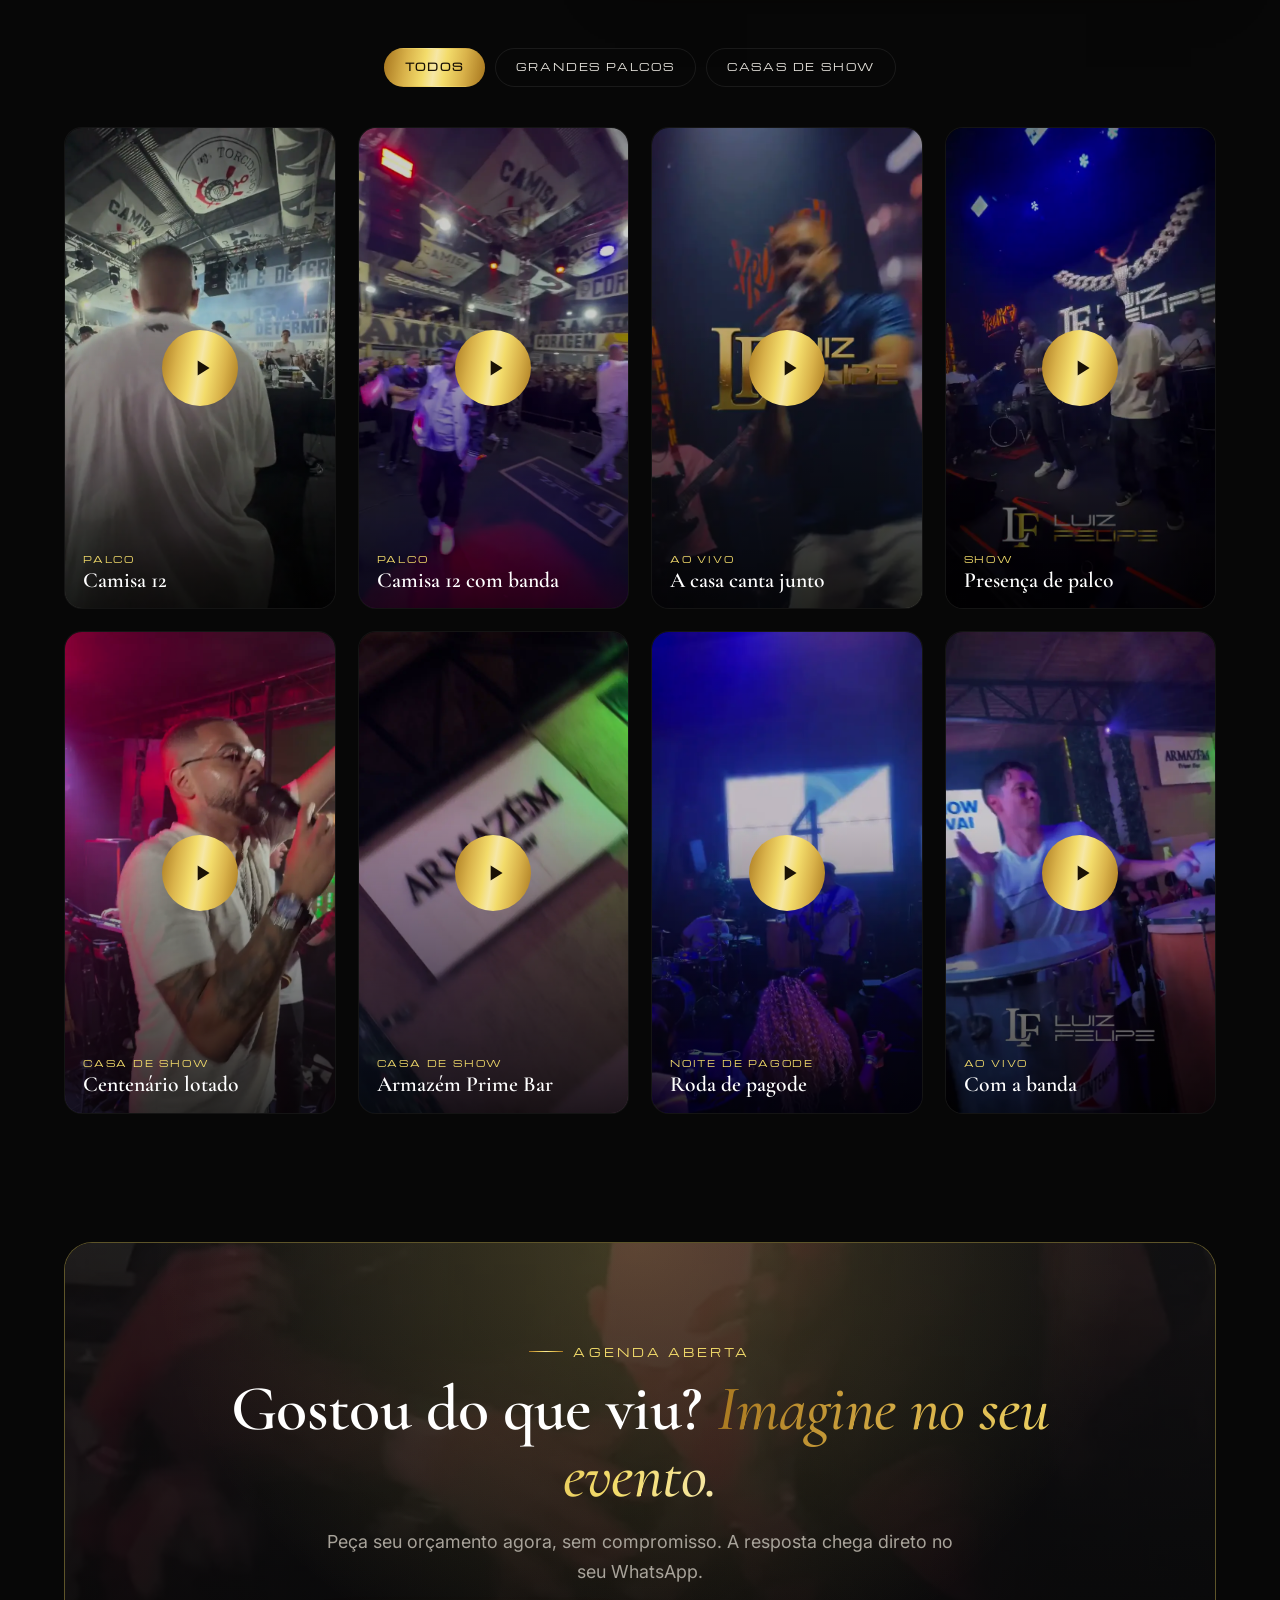
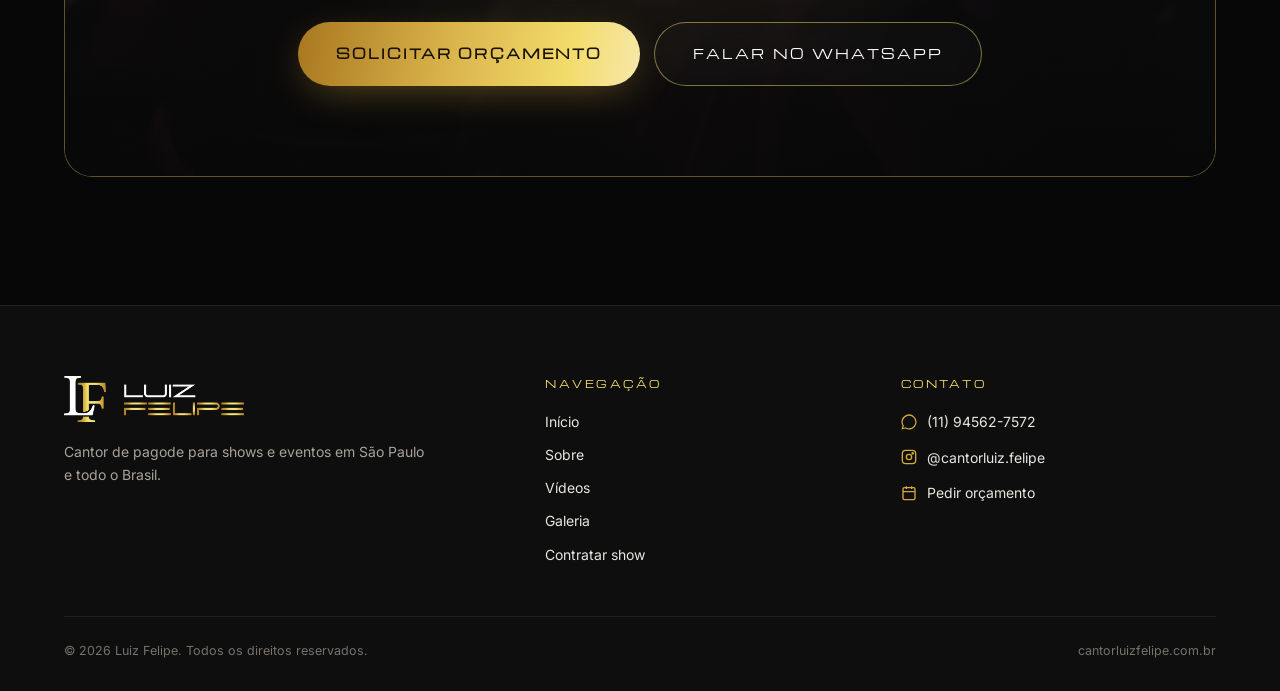
<file: videos/index.html>
<!doctype html>
<html lang="pt-BR">
<head>
  <meta charset="utf-8">
  <meta name="viewport" content="width=device-width, initial-scale=1, viewport-fit=cover">
  <title>Vídeos | Luiz Felipe — Cantor de Pagode</title>
  <meta name="description" content="Assista aos shows do cantor de pagode Luiz Felipe: A Fazenda 17 (Record), Altas Horas (TV Globo), Quadra da Camisa 12, Centenário, Armazém Prime Bar e mais.">
  <meta name="theme-color" content="#070707">
  <link rel="canonical" href="https://cantorluizfelipe.com.br/videos/">
  <meta property="og:type" content="website">
  <meta property="og:locale" content="pt_BR">
  <meta property="og:title" content="Vídeos | Luiz Felipe — Cantor de Pagode">
  <meta property="og:description" content="Assista aos shows do cantor de pagode Luiz Felipe: A Fazenda 17 (Record), Altas Horas (TV Globo), Quadra da Camisa 12, Centenário, Armazém Prime Bar e mais.">
  <meta property="og:image" content="https://cantorluizfelipe.com.br/static/img/og-image.jpg">
  <meta property="og:url" content="https://cantorluizfelipe.com.br/videos/">
  <meta name="twitter:card" content="summary_large_image">
  <link rel="icon" type="image/png" sizes="32x32" href="../static/img/favicon-32.png">
  <link rel="icon" type="image/png" sizes="64x64" href="../static/img/favicon-64.png">
  <link rel="apple-touch-icon" href="../static/img/apple-touch-icon.png">
  <link rel="preconnect" href="https://fonts.googleapis.com">
  <link rel="preconnect" href="https://fonts.gstatic.com" crossorigin>
  <link href="https://fonts.googleapis.com/css2?family=Cormorant+Garamond:ital,wght@0,500;0,600;0,700;1,500;1,600&family=Inter:wght@400;500;600;700&family=Michroma&display=swap" rel="stylesheet">
  <link rel="stylesheet" href="../static/css/style.css?v=202611031620">
</head>
<body>
  <a class="skip" href="#conteudo">Pular para o conteúdo</a>
  <div class="preloader" aria-hidden="true">
    <div><img src="../static/img/logo-branco-dourado.webp" alt=""><div class="barra"><span></span></div></div>
  </div>
  <div class="cursor-luz" aria-hidden="true"></div>

  <header class="header">
    <div class="container">
      <a class="marca" href="../" aria-label="Luiz Felipe — início"><img src="../static/img/logo-branco-dourado.webp" alt="Luiz Felipe" width="1400" height="357"></a>
      <nav class="menu" aria-label="Menu principal">
        <a href="../">Início</a>
        <a href="../sobre/">Sobre</a>
        <a href="../videos/" class="ativo">Vídeos</a>
        <a href="../galeria/">Galeria</a>
        <a href="../contratar/" class="btn btn-ouro">Contratar show</a>
      </nav>
      <button class="hamburguer" aria-label="Abrir menu" aria-expanded="false"><span></span><span></span><span></span></button>
    </div>
  </header>

  <main id="conteudo">
    <section class="page-hero">
      <img class="fundo" src="../static/img/still-gavioes-10.webp" alt="">
      <div class="container revelar">
        <div class="migalha"><a href="../">Início</a> / Vídeos</div>
        <span class="etiqueta">Vídeos</span>
        <h1 class="titulo">O show <span class="ouro"><em>ao vivo.</em></span></h1>
        <p class="lead">Nada convence mais do que ver. Aperte o play, aumente o som e sinta o clima que o Luiz leva para cada palco.</p>
      </div>
    </section>
    <section class="secao" style="padding-top:20px">
      <div class="container">
        <div class="tv revelar" style="margin-bottom:90px">
          <div class="tv-video" data-abrir data-video="../static/video/tv.mp4" data-legenda="A Fazenda 17 — Record TV">
            <img src="../static/img/poster-tv.webp" alt="Luiz Felipe em A Fazenda 17" loading="lazy">
            <div class="play"><b><svg viewBox="0 0 24 24" fill="currentColor"><path d="M8 5v14l11-7z"/></svg></b></div>
          </div>
          <div>
            <span class="tv-selo">✦ Destaque na TV</span>
            <h2 class="titulo">Pagode na festa de <span class="ouro"><em>A Fazenda 17.</em></span></h2>
            <p class="lead">Luiz Felipe animou a festa do reality da Record em rede nacional. Assista ao trecho.</p>
          </div>
        </div>
        <div class="tv tv-inverso revelar" style="margin-bottom:90px">
          <div>
            <span class="tv-selo">✦ TV Globo · Altas Horas</span>
            <h2 class="titulo">No palco do <span class="ouro"><em>Altas Horas.</em></span></h2>
            <p class="lead">O vídeo que viralizou no Instagram. Assista direto aqui.</p>
            <a class="btn btn-linha" href="https://www.instagram.com/p/C7zt7bLh3At/" target="_blank" rel="noopener">Ver no Instagram</a>
          </div>
          <div class="insta-video">
            <iframe src="https://www.instagram.com/p/C7zt7bLh3At/embed/" title="Luiz Felipe no Altas Horas (Instagram)" loading="lazy" allowtransparency="true" allowfullscreen scrolling="no"></iframe>
          </div>
        </div>
        <div class="filtros revelar" role="group" aria-label="Filtrar vídeos">
          <button class="ativo" data-filtro="todos">Todos</button>
          <button data-filtro="palco">Grandes palcos</button>
          <button data-filtro="casas">Casas de show</button>
        </div>
        <div class="videos-grade quatro">
          <div class="video-card revelar" style="--atraso:0.08s" data-cat="palco" data-abrir data-grupo="videos" data-video="../static/video/gavioes-palco.mp4" data-legenda="Quadra da Camisa 12">
            <img src="../static/img/poster-gavioes-palco.webp" alt="Quadra da Camisa 12" loading="lazy">
            <div class="play"><b><svg viewBox="0 0 24 24" fill="currentColor"><path d="M8 5v14l11-7z"/></svg></b><div class="play-legenda"><span><small>Palco</small><strong>Camisa 12</strong></span></div></div>
          </div>
          <div class="video-card revelar" style="--atraso:0.16s" data-cat="palco" data-abrir data-grupo="videos" data-video="../static/video/gavioes-banda.mp4" data-legenda="Camisa 12 — show com banda">
            <img src="../static/img/poster-gavioes-banda.webp" alt="Camisa 12 — show com banda" loading="lazy">
            <div class="play"><b><svg viewBox="0 0 24 24" fill="currentColor"><path d="M8 5v14l11-7z"/></svg></b><div class="play-legenda"><span><small>Palco</small><strong>Camisa 12 com banda</strong></span></div></div>
          </div>
          <div class="video-card revelar" style="--atraso:0.24s" data-cat="palco" data-abrir data-grupo="videos" data-video="../static/video/show-multidao.mp4" data-legenda="Público cantando junto">
            <img src="../static/img/poster-show-multidao.webp" alt="Público cantando junto" loading="lazy">
            <div class="play"><b><svg viewBox="0 0 24 24" fill="currentColor"><path d="M8 5v14l11-7z"/></svg></b><div class="play-legenda"><span><small>Ao vivo</small><strong>A casa canta junto</strong></span></div></div>
          </div>
          <div class="video-card revelar" style="--atraso:0.00s" data-cat="palco" data-abrir data-grupo="videos" data-video="../static/video/show-lf.mp4" data-legenda="Show ao vivo">
            <img src="../static/img/poster-show-lf.webp" alt="Show ao vivo" loading="lazy">
            <div class="play"><b><svg viewBox="0 0 24 24" fill="currentColor"><path d="M8 5v14l11-7z"/></svg></b><div class="play-legenda"><span><small>Show</small><strong>Presença de palco</strong></span></div></div>
          </div>
          <div class="video-card revelar" style="--atraso:0.08s" data-cat="casas" data-abrir data-grupo="videos" data-video="../static/video/centenario.mp4" data-legenda="Centenário">
            <img src="../static/img/poster-centenario.webp" alt="Centenário" loading="lazy">
            <div class="play"><b><svg viewBox="0 0 24 24" fill="currentColor"><path d="M8 5v14l11-7z"/></svg></b><div class="play-legenda"><span><small>Casa de show</small><strong>Centenário lotado</strong></span></div></div>
          </div>
          <div class="video-card revelar" style="--atraso:0.16s" data-cat="casas" data-abrir data-grupo="videos" data-video="../static/video/armazem-prime.mp4" data-legenda="Armazém Prime Bar">
            <img src="../static/img/poster-armazem-prime.webp" alt="Armazém Prime Bar" loading="lazy">
            <div class="play"><b><svg viewBox="0 0 24 24" fill="currentColor"><path d="M8 5v14l11-7z"/></svg></b><div class="play-legenda"><span><small>Casa de show</small><strong>Armazém Prime Bar</strong></span></div></div>
          </div>
          <div class="video-card revelar" style="--atraso:0.24s" data-cat="casas" data-abrir data-grupo="videos" data-video="../static/video/show-bar.mp4" data-legenda="Noite de pagode">
            <img src="../static/img/poster-show-bar.webp" alt="Noite de pagode" loading="lazy">
            <div class="play"><b><svg viewBox="0 0 24 24" fill="currentColor"><path d="M8 5v14l11-7z"/></svg></b><div class="play-legenda"><span><small>Noite de pagode</small><strong>Roda de pagode</strong></span></div></div>
          </div>
          <div class="video-card revelar" style="--atraso:0.00s" data-cat="casas" data-abrir data-grupo="videos" data-video="../static/video/ao-vivo-banda.mp4" data-legenda="Ao vivo com a banda">
            <img src="../static/img/poster-ao-vivo-banda.webp" alt="Ao vivo com a banda" loading="lazy">
            <div class="play"><b><svg viewBox="0 0 24 24" fill="currentColor"><path d="M8 5v14l11-7z"/></svg></b><div class="play-legenda"><span><small>Ao vivo</small><strong>Com a banda</strong></span></div></div>
          </div>
        </div>
      </div>
    </section>
    <section class="secao" style="padding-top:0">
      <div class="container">
        <div class="cta-final revelar zoom">
          <img src="../static/img/still-centenario-8.webp" alt="" loading="lazy">
          <span class="etiqueta">Agenda aberta</span>
          <h2 class="titulo">Gostou do que viu? <span class="ouro"><em>Imagine no seu evento.</em></span></h2>
          <p class="lead">Peça seu orçamento agora, sem compromisso. A resposta chega direto no seu WhatsApp.</p>
          <div class="hero-acoes">
            <a class="btn btn-ouro btn-grande" href="../contratar/">Solicitar orçamento</a>
            <a class="btn btn-linha btn-grande" data-wa href="#">Falar no WhatsApp</a>
          </div>
        </div>
      </div>
    </section>
  </main>

  <footer class="footer">
    <div class="container">
      <div class="footer-grade">
        <div>
          <img class="logo" src="../static/img/logo-branco-dourado.webp" alt="Luiz Felipe" width="1400" height="357">
          <p>Cantor de pagode para shows e eventos em São Paulo e todo o Brasil.</p>
        </div>
        <div>
          <h5>Navegação</h5>
          <ul>
            <li><a href="../">Início</a></li>
            <li><a href="../sobre/">Sobre</a></li>
            <li><a href="../videos/">Vídeos</a></li>
            <li><a href="../galeria/">Galeria</a></li>
            <li><a href="../contratar/">Contratar show</a></li>
          </ul>
        </div>
        <div>
          <h5>Contato</h5>
          <ul>
            <li><a data-wa href="#"><svg viewBox="0 0 24 24" fill="currentColor"><path d="M12.05 21.5a9.4 9.4 0 0 1-4.8-1.31l-.34-.2-3.56.93.95-3.47-.22-.36a9.4 9.4 0 1 1 7.97 4.41zm8.02-17.45A11.27 11.27 0 0 0 .7 12.1c0 2 .52 3.95 1.52 5.67L.6 23.25l5.6-1.47A11.35 11.35 0 0 0 20.07 4.05z"/></svg><span data-wa-texto></span></a></li>
            <li><a data-ig href="#"><svg viewBox="0 0 24 24" fill="none" stroke="currentColor" stroke-width="2"><rect x="2" y="2" width="20" height="20" rx="5"/><circle cx="12" cy="12" r="4"/><circle cx="17.5" cy="6.5" r="1" fill="currentColor"/></svg><span data-ig-texto></span></a></li>
            <li><a href="../contratar/"><svg viewBox="0 0 24 24" fill="none" stroke="currentColor" stroke-width="2"><rect x="3" y="4" width="18" height="18" rx="2"/><path d="M16 2v4M8 2v4M3 10h18"/></svg>Pedir orçamento</a></li>
          </ul>
        </div>
      </div>
      <div class="footer-base">
        <span>© <span data-ano></span> Luiz Felipe. Todos os direitos reservados.</span>
        <span>cantorluizfelipe.com.br</span>
      </div>
    </div>
  </footer>

  <a class="wa-flutuante" data-wa href="#" aria-label="Falar no WhatsApp">
    <span class="txt">Pedir orçamento</span>
    <span class="ico"><svg viewBox="0 0 24 24" fill="currentColor"><path d="M17.47 14.38c-.3-.15-1.75-.86-2.02-.96-.27-.1-.47-.15-.67.15-.2.3-.77.96-.94 1.16-.17.2-.35.22-.64.07-.3-.15-1.25-.46-2.38-1.470-.88-.79-1.47-1.76-1.65-2.06-.17-.3-.02-.46.13-.6.13-.14.3-.35.45-.52.15-.18.2-.3.3-.5.1-.2.05-.37-.03-.52-.07-.15-.67-1.6-.92-2.2-.24-.58-.49-.5-.67-.5h-.57c-.2 0-.52.07-.8.37-.27.3-1.04 1.02-1.04 2.48s1.07 2.88 1.21 3.07c.15.2 2.1 3.2 5.08 4.49.71.3 1.26.49 1.7.63.71.22 1.36.19 1.87.12.57-.09 1.75-.72 2-1.41.25-.7.25-1.29.17-1.41-.07-.13-.27-.2-.57-.35zM12.05 21.5h-.01a9.4 9.4 0 0 1-4.8-1.31l-.34-.2-3.56.93.95-3.47-.22-.36a9.4 9.4 0 0 1-1.440-5.02c0-5.2 4.23-9.43 9.43-9.43 2.52 0 4.89.98 6.67 2.77a9.37 9.37 0 0 1 2.76 6.67c0 5.2-4.23 9.420-9.44 9.42zm8.02-17.45A11.27 11.27 0 0 0 12.05.75C5.8.75.7 5.84.7 12.1c0 2 .52 3.95 1.52 5.67L.6 23.25l5.6-1.47a11.3 11.3 0 0 0 5.84 1.6h.01c6.25 0 11.35-5.1 11.35-11.35 0-3.03-1.18-5.88-3.33-8.02z"/></svg></span>
  </a>
  <div class="barra-mobile">
    <a class="btn btn-ouro" href="../contratar/">Solicitar orçamento</a>
    <a class="btn-wa" data-wa href="#" aria-label="WhatsApp"><svg viewBox="0 0 24 24" fill="currentColor"><path d="M17.47 14.38c-.3-.15-1.75-.86-2.02-.96-.27-.1-.47-.15-.67.15-.2.3-.77.96-.94 1.16-.17.2-.35.22-.64.07-.3-.15-1.25-.46-2.38-1.47-.88-.79-1.47-1.76-1.65-2.06-.17-.3-.02-.46.13-.6.13-.14.3-.35.45-.52.15-.18.2-.3.3-.5.1-.2.05-.37-.03-.52-.07-.15-.67-1.6-.92-2.2-.24-.58-.49-.5-.67-.5h-.57c-.2 0-.52.07-.8.37-.27.3-1.04 1.02-1.04 2.48s1.07 2.88 1.21 3.07c.15.2 2.1 3.2 5.08 4.49.71.3 1.26.49 1.7.63.71.22 1.36.19 1.87.12.57-.09 1.75-.72 2-1.41.25-.7.25-1.29.17-1.41-.07-.13-.27-.2-.57-.35zM12.05 21.5h-.01a9.4 9.4 0 0 1-4.8-1.31l-.34-.2-3.56.93.95-3.47-.22-.36a9.4 9.4 0 0 1-1.44-5.02c0-5.2 4.23-9.43 9.43-9.43 2.52 0 4.89.98 6.67 2.77a9.37 9.37 0 0 1 2.76 6.67c0 5.2-4.23 9.42-9.44 9.42zm8.02-17.45A11.27 11.27 0 0 0 12.05.75C5.8.75.7 5.84.7 12.1c0 2 .52 3.95 1.52 5.67L.6 23.25l5.6-1.47a11.3 11.3 0 0 0 5.84 1.6h.01c6.25 0 11.35-5.1 11.35-11.35 0-3.03-1.18-5.88-3.33-8.02z"/></svg></a>
  </div>

  <script src="../static/js/config.js?v=202611031620"></script>
  <script src="../static/js/main.js?v=202611031620"></script>
  <script src="../static/js/musica.js?v=202611031620"></script>
</body>
</html>
</file>
<file: static/css/style.css>
/* ==========================================================
   Luiz Felipe — Cantor de Pagode
   Paleta: preto, branco e dourado (gradiente do logo)
   ========================================================== */

:root {
  --preto: #070707;
  --preto-2: #0e0e0e;
  --preto-3: #161616;
  --linha: rgba(255, 255, 255, 0.08);
  --branco: #ffffff;
  --texto: #e9e6df;
  --texto-suave: #a8a39a;
  --ouro: #d4a93c;
  --ouro-claro: #f3dc6b;
  --ouro-escuro: #a8771f;
  --gradiente-ouro: linear-gradient(100deg, #a8771f 0%, #d9b24a 22%, #f3dc6b 40%, #f6e7a6 50%, #f3dc6b 60%, #d9b24a 78%, #a8771f 100%);
  --fonte-titulo: "Cormorant Garamond", Georgia, serif;
  --fonte-tech: "Michroma", "Arial", sans-serif;
  --fonte-texto: "Inter", system-ui, -apple-system, "Segoe UI", sans-serif;
  --raio: 18px;
  --sombra-ouro: 0 10px 40px -10px rgba(212, 169, 60, 0.45);
  --max: 1200px;
  --header-h: 76px;
}

*, *::before, *::after { box-sizing: border-box; }
html { scroll-behavior: smooth; -webkit-text-size-adjust: 100%; overflow-x: hidden; }
@supports (overflow: clip) { html, body { overflow-x: clip; } }
body {
  margin: 0;
  background: var(--preto);
  color: var(--texto);
  font-family: var(--fonte-texto);
  font-size: 16px;
  line-height: 1.65;
  overflow-x: hidden;
  width: 100%;
  position: relative;
  -webkit-font-smoothing: antialiased;
}
img, video { max-width: 100%; display: block; }
img { height: auto; }
a { color: inherit; text-decoration: none; }
button { font: inherit; color: inherit; cursor: pointer; }
::selection { background: var(--ouro); color: var(--preto); }

.container { width: 100%; max-width: var(--max); margin: 0 auto; padding: 0 24px; }
@media (max-width: 600px) { .container { padding: 0 16px; } }

/* ---------- Tipografia ---------- */
.ouro {
  background: var(--gradiente-ouro);
  background-size: 200% auto;
  -webkit-background-clip: text;
  background-clip: text;
  color: transparent;
  animation: brilho 6s linear infinite;
}
@keyframes brilho { to { background-position: 200% center; } }

.etiqueta {
  display: inline-flex; align-items: center; gap: 10px;
  font-family: var(--fonte-tech);
  font-size: 11px; letter-spacing: 0.28em; text-transform: uppercase;
  color: var(--ouro-claro);
}
.etiqueta::before { content: ""; width: 34px; height: 1px; background: var(--gradiente-ouro); }

.titulo {
  font-family: var(--fonte-titulo);
  font-weight: 600;
  font-size: clamp(2.2rem, 5vw, 4rem);
  line-height: 1.05;
  color: var(--branco);
  margin: 14px 0 18px;
  letter-spacing: -0.01em;
}
.titulo em { font-style: italic; font-weight: 500; }
.lead { font-size: clamp(1rem, 1.4vw, 1.15rem); color: var(--texto-suave); max-width: 640px; }

.secao { padding: clamp(72px, 10vw, 130px) 0; position: relative; }
.secao-cabeca { margin-bottom: 48px; }
.secao-cabeca.centro { text-align: center; }
.secao-cabeca.centro .lead { margin: 0 auto; }
.secao-cabeca.centro .etiqueta::after { content: ""; width: 34px; height: 1px; background: var(--gradiente-ouro); }

/* ---------- Botões ---------- */
.btn {
  position: relative; overflow: hidden;
  display: inline-flex; align-items: center; justify-content: center; gap: 10px;
  padding: 16px 30px; border-radius: 999px; border: 0;
  font-family: var(--fonte-tech); font-size: 12px; letter-spacing: 0.16em; text-transform: uppercase;
  transition: transform .3s ease, box-shadow .3s ease, background .3s ease, color .3s ease;
  white-space: nowrap;
}
.btn svg { width: 18px; height: 18px; flex: none; }
.btn-ouro { background: var(--gradiente-ouro); background-size: 200% auto; color: #1a1205; box-shadow: var(--sombra-ouro); font-weight: 700; }
.btn-ouro:hover { transform: translateY(-3px); background-position: 100% center; box-shadow: 0 18px 50px -12px rgba(243, 220, 107, .6); }
.btn-ouro::after {
  content: ""; position: absolute; top: 0; left: -120%; width: 60%; height: 100%;
  background: linear-gradient(100deg, transparent, rgba(255,255,255,.65), transparent);
  transform: skewX(-20deg); animation: reflexo 3.6s ease-in-out infinite;
}
@keyframes reflexo { 0%, 60% { left: -120%; } 100% { left: 160%; } }
.btn-linha { border: 1px solid rgba(243, 220, 107, .5); color: var(--branco); background: rgba(255,255,255,.02); backdrop-filter: blur(6px); }
.btn-linha:hover { border-color: var(--ouro-claro); background: rgba(243, 220, 107, .08); transform: translateY(-3px); }
.btn-grande { padding: 20px 38px; font-size: 13px; }
.btn-bloco { width: 100%; }

/* ---------- Preloader ---------- */
.preloader {
  position: fixed; inset: 0; z-index: 9999; background: var(--preto);
  display: grid; place-items: center;
  transition: opacity .8s ease, visibility .8s ease;
}
.preloader img { width: min(70vw, 340px); opacity: 0; animation: surgir 1.2s .1s ease forwards; }
.preloader .barra { width: min(50vw, 220px); height: 1px; background: var(--linha); margin: 28px auto 0; overflow: hidden; }
.preloader .barra span { display: block; height: 100%; width: 40%; background: var(--gradiente-ouro); animation: carregar 1.1s ease-in-out infinite; }
@keyframes carregar { from { transform: translateX(-100%); } to { transform: translateX(260%); } }
@keyframes surgir { from { opacity: 0; transform: scale(.94); filter: blur(8px); } to { opacity: 1; transform: none; filter: none; } }
body.carregado .preloader { opacity: 0; visibility: hidden; }

/* ---------- Header ---------- */
.header {
  position: fixed; top: 0; left: 0; right: 0; z-index: 100; height: var(--header-h);
  display: flex; align-items: center;
  transition: background .4s ease, backdrop-filter .4s ease, border-color .4s ease, transform .4s ease;
  border-bottom: 1px solid transparent;
}
.header.rolou { background: rgba(7, 7, 7, .82); backdrop-filter: blur(14px); -webkit-backdrop-filter: blur(14px); border-color: var(--linha); }
.header.escondido { transform: translateY(-100%); }
.header .container { display: flex; align-items: center; justify-content: space-between; gap: 20px; }
.header .marca img { height: 38px; width: auto; }
.menu { display: flex; align-items: center; gap: 34px; }
.menu a:not(.btn) {
  font-family: var(--fonte-tech); font-size: 11px; letter-spacing: .2em; text-transform: uppercase;
  color: var(--texto); position: relative; padding: 6px 0; transition: color .3s;
}
.menu a:not(.btn)::after { content: ""; position: absolute; left: 0; bottom: 0; width: 100%; height: 1px; background: var(--gradiente-ouro); transform: scaleX(0); transform-origin: right; transition: transform .4s ease; }
.menu a:not(.btn):hover, .menu a.ativo { color: var(--ouro-claro); }
.menu a:not(.btn):hover::after, .menu a.ativo::after { transform: scaleX(1); transform-origin: left; }
.menu .btn { padding: 12px 22px; font-size: 11px; }

.hamburguer { display: none; width: 46px; height: 46px; border-radius: 50%; border: 1px solid rgba(243,220,107,.4); background: transparent; position: relative; }
.hamburguer span { position: absolute; left: 13px; right: 13px; height: 1.5px; background: var(--ouro-claro); transition: transform .35s ease, opacity .35s ease, top .35s ease; }
.hamburguer span:nth-child(1) { top: 17px; }
.hamburguer span:nth-child(2) { top: 22px; }
.hamburguer span:nth-child(3) { top: 27px; }
body.menu-aberto .hamburguer span:nth-child(1) { top: 22px; transform: rotate(45deg); }
body.menu-aberto .hamburguer span:nth-child(2) { opacity: 0; }
body.menu-aberto .hamburguer span:nth-child(3) { top: 22px; transform: rotate(-45deg); }

@media (max-width: 900px) {
  .hamburguer { display: block; z-index: 102; }
  .header .marca img { height: 32px; }
  .menu {
    position: fixed; inset: 0; z-index: 101; flex-direction: column; justify-content: center; gap: 26px;
    background: radial-gradient(circle at 50% 30%, rgba(212,169,60,.14), transparent 60%), var(--preto);
    clip-path: circle(0 at calc(100% - 40px) 38px); transition: clip-path .7s cubic-bezier(.7,0,.2,1);
  }
  body.menu-aberto .menu { clip-path: circle(150% at calc(100% - 40px) 38px); }
  .menu a:not(.btn) { font-size: 15px; opacity: 0; transform: translateY(20px); transition: opacity .4s, transform .4s, color .3s; }
  body.menu-aberto .menu a { opacity: 1; transform: none; }
  body.menu-aberto .menu a:nth-child(2) { transition-delay: .05s; }
  body.menu-aberto .menu a:nth-child(3) { transition-delay: .1s; }
  body.menu-aberto .menu a:nth-child(4) { transition-delay: .15s; }
  body.menu-aberto .menu a:nth-child(5) { transition-delay: .2s; }
  body.menu-aberto .menu a:nth-child(6) { transition-delay: .25s; }
  .menu .btn { padding: 16px 30px; font-size: 12px; margin-top: 10px; }
  body.menu-aberto { overflow: hidden; }
}

/* ---------- Hero ---------- */
.hero {
  position: relative; min-height: 100vh; min-height: 100svh;
  display: flex; align-items: center; overflow: hidden;
  padding: calc(var(--header-h) + 30px) 0 90px;
}
.hero-fundo { position: absolute; inset: 0; z-index: 0; }
.hero-fundo video, .hero-fundo img { width: 100%; height: 100%; object-fit: cover; filter: saturate(.85) brightness(.55); transform: scale(1.08); animation: zoom-lento 22s ease-in-out infinite alternate; }
@keyframes zoom-lento { to { transform: scale(1.18); } }
.hero-fundo::after {
  content: ""; position: absolute; inset: 0;
  background:
    radial-gradient(ellipse at 70% 40%, transparent 0%, rgba(7,7,7,.55) 55%, rgba(7,7,7,.95) 100%),
    linear-gradient(180deg, rgba(7,7,7,.6) 0%, rgba(7,7,7,.15) 35%, rgba(7,7,7,.92) 88%, var(--preto) 100%);
}
.hero .container { position: relative; z-index: 2; display: grid; grid-template-columns: 1.15fr .85fr; gap: 50px; align-items: center; }
.hero-logo { width: min(100%, 380px); margin: 16px 0 22px; }
.hero h1 {
  font-family: var(--fonte-titulo); font-weight: 600; color: var(--branco);
  font-size: clamp(2.3rem, 4.6vw, 4.2rem); line-height: 1.02; margin: 0 0 20px; letter-spacing: -.015em;
}
.hero h1 .linha { display: block; overflow: hidden; }
.hero h1 .linha > span { display: inline-block; transform: translateY(110%); transition: transform 1.1s cubic-bezier(.2,.8,.2,1); }
body.carregado .hero h1 .linha > span { transform: none; }
body.carregado .hero h1 .linha:nth-child(2) > span { transition-delay: .12s; }
body.carregado .hero h1 .linha:nth-child(3) > span { transition-delay: .24s; }
.hero p.lead { color: #d6d2ca; margin-bottom: 34px; }
.hero-acoes { display: flex; flex-wrap: wrap; gap: 14px; }
.hero-selos { display: flex; flex-wrap: wrap; gap: 10px 22px; margin-top: 34px; font-size: 13px; color: var(--texto-suave); }
.hero-selos span { display: inline-flex; align-items: center; gap: 8px; }
.hero-selos svg { width: 16px; height: 16px; color: var(--ouro-claro); }

.hero-celular {
  justify-self: end; position: relative; width: min(100%, 340px); aspect-ratio: 9 / 16;
  border-radius: 34px; padding: 10px; background: linear-gradient(160deg, rgba(243,220,107,.6), rgba(168,119,31,.15) 40%, rgba(243,220,107,.5));
  box-shadow: 0 40px 80px -20px rgba(0,0,0,.9), 0 0 80px -20px rgba(212,169,60,.4);
  animation: flutuar 6s ease-in-out infinite;
}
.hero-celular video { width: 100%; height: 100%; object-fit: cover; border-radius: 26px; background: #000; }
.hero-celular .ao-vivo {
  position: absolute; top: 26px; left: 26px; display: flex; align-items: center; gap: 8px;
  background: rgba(0,0,0,.6); backdrop-filter: blur(6px); padding: 6px 12px; border-radius: 999px;
  font-family: var(--fonte-tech); font-size: 9px; letter-spacing: .2em; color: #fff;
}
.hero-celular .ao-vivo i { width: 8px; height: 8px; border-radius: 50%; background: #ff3b3b; box-shadow: 0 0 0 0 rgba(255,59,59,.7); animation: pulso 1.6s infinite; }
.hero-celular .som {
  position: absolute; bottom: 26px; right: 26px; width: 46px; height: 46px; border-radius: 50%;
  border: 1px solid rgba(243,220,107,.6); background: rgba(0,0,0,.55); backdrop-filter: blur(6px);
  display: grid; place-items: center; color: var(--ouro-claro); transition: transform .3s;
}
.hero-celular .som:hover { transform: scale(1.08); }
.hero-celular .som svg { width: 20px; height: 20px; }
@keyframes flutuar { 50% { transform: translateY(-14px); } }
@keyframes pulso { 70% { box-shadow: 0 0 0 10px rgba(255,59,59,0); } 100% { box-shadow: 0 0 0 0 rgba(255,59,59,0); } }

.rolar {
  position: absolute; bottom: 26px; left: 50%; transform: translateX(-50%); z-index: 3;
  width: 26px; height: 42px; border: 1px solid rgba(243,220,107,.5); border-radius: 20px;
}
.rolar::after { content: ""; position: absolute; top: 8px; left: 50%; width: 3px; height: 8px; margin-left: -1.5px; border-radius: 3px; background: var(--ouro-claro); animation: rolar 1.8s infinite; }
@keyframes rolar { 0% { opacity: 0; transform: translateY(0); } 30% { opacity: 1; } 100% { opacity: 0; transform: translateY(14px); } }

@media (max-width: 900px) {
  .hero { align-items: flex-end; padding-bottom: 80px; }
  .hero .container { grid-template-columns: 1fr; }
  .hero-celular { display: none; }
  .hero-fundo video, .hero-fundo img { filter: saturate(.9) brightness(.62); }
  .hero-logo { width: min(78%, 300px); }
  .hero-acoes .btn { flex: 1 1 100%; }
}

/* ---------- Equalizador ---------- */
.eq { display: inline-flex; align-items: flex-end; gap: 3px; height: 16px; }
.eq i { width: 3px; background: var(--gradiente-ouro); border-radius: 2px; animation: eq 1s ease-in-out infinite; }
.eq i:nth-child(1) { animation-delay: -.2s; }
.eq i:nth-child(2) { animation-delay: -.5s; }
.eq i:nth-child(3) { animation-delay: -.1s; }
.eq i:nth-child(4) { animation-delay: -.7s; }
@keyframes eq { 0%, 100% { height: 20%; } 50% { height: 100%; } }

/* ---------- Faixa de destaques (marquee) ---------- */
.faixa { border-top: 1px solid var(--linha); border-bottom: 1px solid var(--linha); background: var(--preto-2); overflow: hidden; padding: 22px 0; position: relative; }
.faixa::before, .faixa::after { content: ""; position: absolute; top: 0; bottom: 0; width: 120px; z-index: 2; pointer-events: none; }
.faixa::before { left: 0; background: linear-gradient(90deg, var(--preto-2), transparent); }
.faixa::after { right: 0; background: linear-gradient(-90deg, var(--preto-2), transparent); }
.faixa-trilho { display: flex; width: max-content; animation: correr 38s linear infinite; }
.faixa:hover .faixa-trilho { animation-play-state: paused; }
.faixa-trilho span { display: inline-flex; align-items: center; gap: 28px; padding-right: 28px; font-family: var(--fonte-tech); font-size: 13px; letter-spacing: .22em; text-transform: uppercase; color: var(--texto); white-space: nowrap; }
.faixa-trilho span::after { content: "✦"; color: var(--ouro); font-size: 12px; }
@keyframes correr { to { transform: translateX(-50%); } }

/* ---------- Destaque TV ---------- */
.tv { display: grid; grid-template-columns: 1.1fr .9fr; gap: 60px; align-items: center; }
.tv-video { position: relative; border-radius: var(--raio); overflow: hidden; border: 1px solid rgba(243,220,107,.25); box-shadow: 0 30px 70px -25px rgba(0,0,0,.9), var(--sombra-ouro); aspect-ratio: 16 / 9; background: #000; cursor: pointer; }
.tv-video img, .tv-video video { width: 100%; height: 100%; object-fit: cover; }
.tv-selo { display: inline-flex; align-items: center; gap: 10px; padding: 8px 16px; border-radius: 999px; border: 1px solid rgba(243,220,107,.4); font-family: var(--fonte-tech); font-size: 10px; letter-spacing: .2em; text-transform: uppercase; color: var(--ouro-claro); background: rgba(243,220,107,.06); }
.tv-inverso { grid-template-columns: minmax(0, .9fr) minmax(0, 1.1fr); }
.insta-video { position: relative; width: 100%; max-width: 640px; justify-self: center; border-radius: var(--raio); overflow: hidden; border: 1px solid rgba(243,220,107,.25); box-shadow: 0 30px 70px -25px rgba(0,0,0,.9), var(--sombra-ouro); background: var(--preto-2); }
.insta-video iframe { display: block; width: 100%; height: 640px; border: 0; transition: height .3s; }
@media (max-width: 900px) { .tv { grid-template-columns: 1fr; gap: 36px; } .tv-inverso { grid-template-columns: minmax(0, 1fr); } .insta-video iframe { height: 560px; } }

/* ---------- Play overlay ---------- */
.play {
  position: absolute; inset: 0; display: grid; place-items: center;
  background: linear-gradient(180deg, transparent 40%, rgba(0,0,0,.75));
  transition: background .4s;
}
.play b {
  width: 76px; height: 76px; border-radius: 50%; display: grid; place-items: center;
  background: var(--gradiente-ouro); color: #1a1205; box-shadow: 0 0 0 0 rgba(243,220,107,.5);
  animation: pulso-ouro 2.2s infinite; transition: transform .35s;
}
.play b svg { width: 26px; height: 26px; margin-left: 4px; }
@keyframes pulso-ouro { 70% { box-shadow: 0 0 0 22px rgba(243,220,107,0); } 100% { box-shadow: 0 0 0 0 rgba(243,220,107,0); } }
.play-legenda { position: absolute; left: 18px; right: 18px; bottom: 16px; font-size: 14px; color: #fff; display: flex; justify-content: space-between; align-items: flex-end; gap: 10px; }
.play-legenda strong { font-family: var(--fonte-titulo); font-size: 1.35rem; font-weight: 600; line-height: 1.1; display: block; }
.play-legenda small { color: var(--ouro-claro); font-family: var(--fonte-tech); font-size: 9px; letter-spacing: .2em; text-transform: uppercase; }

/* ---------- Grade de vídeos ---------- */
.videos-grade { display: grid; grid-template-columns: repeat(3, 1fr); gap: 22px; }
.video-card {
  position: relative; aspect-ratio: 9 / 16; border-radius: var(--raio); overflow: hidden; background: #000; cursor: pointer;
  border: 1px solid var(--linha); transition: transform .5s cubic-bezier(.2,.8,.2,1), border-color .4s, box-shadow .5s;
}
.video-card img, .video-card video { width: 100%; height: 100%; object-fit: cover; transition: transform 1.2s cubic-bezier(.2,.8,.2,1), filter .5s; filter: brightness(.85); }
.video-card video.previa { position: absolute; inset: 0; opacity: 0; transition: opacity .5s; }
.video-card:hover { transform: translateY(-8px); border-color: rgba(243,220,107,.5); box-shadow: 0 30px 60px -20px rgba(0,0,0,.9), var(--sombra-ouro); }
.video-card:hover img { transform: scale(1.06); filter: brightness(1); }
.video-card:hover video.previa { opacity: 1; }
.video-card:hover .play b { transform: scale(1.1); }
.videos-grade.quatro { grid-template-columns: repeat(4, 1fr); }
@media (max-width: 1000px) { .videos-grade.quatro { grid-template-columns: repeat(3, 1fr); } }
@media (max-width: 760px) {
  .videos-grade, .videos-grade.quatro { grid-template-columns: repeat(2, 1fr); gap: 12px; }
  .play b { width: 54px; height: 54px; }
  .play b svg { width: 20px; height: 20px; }
  .play-legenda strong { font-size: 1.05rem; }
}
.videos-rolagem { display: none; }

/* ---------- Benefícios ---------- */
.beneficios { display: grid; grid-template-columns: repeat(3, 1fr); gap: 22px; }
.beneficio {
  position: relative; padding: 36px 30px; border-radius: var(--raio);
  background: linear-gradient(180deg, var(--preto-3), var(--preto-2)); border: 1px solid var(--linha);
  overflow: hidden; transition: transform .5s cubic-bezier(.2,.8,.2,1), border-color .4s;
  transform-style: preserve-3d;
}
.beneficio::before {
  content: ""; position: absolute; inset: 0; border-radius: inherit; pointer-events: none;
  background: radial-gradient(400px circle at var(--mx, 50%) var(--my, 0%), rgba(243,220,107,.14), transparent 45%);
  opacity: 0; transition: opacity .4s;
}
.beneficio:hover { border-color: rgba(243,220,107,.4); }
.beneficio:hover::before { opacity: 1; }
.beneficio .icone { width: 56px; height: 56px; border-radius: 16px; display: grid; place-items: center; margin-bottom: 22px; background: rgba(243,220,107,.08); border: 1px solid rgba(243,220,107,.3); color: var(--ouro-claro); }
.beneficio .icone svg { width: 26px; height: 26px; }
.beneficio h3 { font-family: var(--fonte-titulo); font-size: 1.6rem; font-weight: 600; color: var(--branco); margin: 0 0 10px; line-height: 1.15; }
.beneficio p { margin: 0; color: var(--texto-suave); font-size: 15px; }
.beneficio .num { position: absolute; top: 20px; right: 24px; font-family: var(--fonte-tech); font-size: 11px; color: rgba(243,220,107,.4); letter-spacing: .1em; }
@media (max-width: 900px) { .beneficios { grid-template-columns: 1fr 1fr; } }
@media (max-width: 600px) { .beneficios { grid-template-columns: 1fr; } .beneficio { padding: 28px 22px; } }

/* ---------- Sobre (split) ---------- */
.split { display: grid; grid-template-columns: 1fr 1fr; gap: 70px; align-items: center; }
.split-fotos { position: relative; aspect-ratio: 4 / 5; }
.split-fotos figure { margin: 0; position: absolute; border-radius: var(--raio); overflow: hidden; box-shadow: 0 30px 70px -25px rgba(0,0,0,.95); }
.split-fotos figure img { width: 100%; height: 100%; object-fit: cover; }
.split-fotos .f1 { inset: 0 22% 12% 0; border: 1px solid rgba(243,220,107,.25); }
.split-fotos .f2 { width: 46%; aspect-ratio: 3 / 4; right: 0; bottom: 0; border: 6px solid var(--preto); outline: 1px solid rgba(243,220,107,.4); }
.split-fotos .moldura { position: absolute; inset: 6% 16% 6% 6%; border: 1px solid rgba(243,220,107,.35); border-radius: var(--raio); transform: translate(-22px, -22px); z-index: -1; }
.split-texto p { color: var(--texto-suave); }
.split-texto p strong { color: var(--texto); font-weight: 600; }
.lista-check { list-style: none; padding: 0; margin: 26px 0 34px; display: grid; gap: 14px; }
.lista-check li { display: flex; gap: 14px; align-items: flex-start; }
.lista-check li::before { content: ""; flex: none; width: 22px; height: 22px; margin-top: 2px; border-radius: 50%; background: var(--gradiente-ouro); -webkit-mask: url("data:image/svg+xml,%3Csvg xmlns='http://www.w3.org/2000/svg' viewBox='0 0 24 24'%3E%3Cpath d='M12 0a12 12 0 1 0 0 24 12 12 0 0 0 0-24zm-1.5 17L5 11.6l1.6-1.6 3.9 3.8 7-7L19 8.4 10.5 17z'/%3E%3C/svg%3E") center/contain no-repeat; mask: url("data:image/svg+xml,%3Csvg xmlns='http://www.w3.org/2000/svg' viewBox='0 0 24 24'%3E%3Cpath d='M12 0a12 12 0 1 0 0 24 12 12 0 0 0 0-24zm-1.5 17L5 11.6l1.6-1.6 3.9 3.8 7-7L19 8.4 10.5 17z'/%3E%3C/svg%3E") center/contain no-repeat; }
@media (max-width: 900px) { .split { grid-template-columns: 1fr; gap: 50px; } .split-fotos { max-width: 480px; margin: 0 auto; width: 100%; } }

/* ---------- Eventos ---------- */
.eventos { display: grid; grid-template-columns: repeat(3, 1fr); gap: 16px; }
.evento {
  position: relative; padding: 26px 24px; border-radius: 16px; border: 1px solid var(--linha);
  background: var(--preto-2); display: flex; gap: 16px; align-items: center;
  transition: border-color .3s, background .3s, transform .3s;
}
.evento:hover { border-color: rgba(243,220,107,.45); background: #121009; transform: translateY(-4px); }
.evento svg { width: 30px; height: 30px; flex: none; color: var(--ouro-claro); }
.evento h4 { margin: 0; color: var(--branco); font-size: 1rem; font-weight: 600; }
.evento p { margin: 2px 0 0; color: var(--texto-suave); font-size: 13.5px; line-height: 1.45; }
@media (max-width: 900px) { .eventos { grid-template-columns: 1fr 1fr; } }
@media (max-width: 600px) { .eventos { grid-template-columns: 1fr; } }

/* ---------- Formatos ---------- */
.formatos { display: grid; grid-template-columns: repeat(3, 1fr); gap: 22px; align-items: stretch; }
.formato {
  position: relative; padding: 40px 32px; border-radius: 22px; border: 1px solid var(--linha);
  background: var(--preto-2); display: flex; flex-direction: column; transition: transform .5s cubic-bezier(.2,.8,.2,1), border-color .4s;
}
.formato:hover { transform: translateY(-8px); border-color: rgba(243,220,107,.4); }
.formato.destaque { background: linear-gradient(180deg, #19140a, #0d0b07); border-color: rgba(243,220,107,.55); box-shadow: var(--sombra-ouro); }
.formato .tag { position: absolute; top: -13px; left: 50%; transform: translateX(-50%); padding: 6px 16px; border-radius: 999px; background: var(--gradiente-ouro); color: #1a1205; font-family: var(--fonte-tech); font-size: 9px; letter-spacing: .2em; text-transform: uppercase; font-weight: 700; white-space: nowrap; }
.formato h3 { font-family: var(--fonte-titulo); font-size: 2rem; font-weight: 600; color: var(--branco); margin: 0 0 6px; }
.formato .sub { color: var(--ouro-claro); font-family: var(--fonte-tech); font-size: 10px; letter-spacing: .2em; text-transform: uppercase; margin-bottom: 20px; }
.formato ul { list-style: none; padding: 0; margin: 0 0 30px; display: grid; gap: 11px; flex: 1; align-content: start; }
.formato li { padding-left: 26px; position: relative; color: var(--texto); font-size: 15px; }
.formato li::before { content: "✦"; position: absolute; left: 0; color: var(--ouro); font-size: 12px; top: 2px; }
.formatos.dois { grid-template-columns: repeat(2, 1fr); max-width: 900px; margin: 0 auto; }
@media (max-width: 900px) { .formatos, .formatos.dois { grid-template-columns: 1fr; max-width: 520px; margin: 0 auto; gap: 30px; } }

/* ---------- Passos ---------- */
.passos { display: grid; grid-template-columns: repeat(4, 1fr); gap: 22px; counter-reset: passo; position: relative; }
.passos::before { content: ""; position: absolute; top: 32px; left: 12%; right: 12%; height: 1px; background: linear-gradient(90deg, transparent, rgba(243,220,107,.45), transparent); }
.passo { text-align: center; position: relative; padding: 0 8px; }
.passo .bola { width: 64px; height: 64px; margin: 0 auto 20px; border-radius: 50%; display: grid; place-items: center; background: var(--preto); border: 1px solid rgba(243,220,107,.5); font-family: var(--fonte-tech); color: var(--ouro-claro); font-size: 15px; position: relative; z-index: 1; transition: background .4s, color .4s; }
.passo:hover .bola { background: var(--gradiente-ouro); color: #1a1205; }
.passo h4 { color: var(--branco); font-size: 1.05rem; margin: 0 0 6px; }
.passo p { color: var(--texto-suave); font-size: 14px; margin: 0; }
@media (max-width: 800px) {
  .passos { grid-template-columns: 1fr; gap: 28px; }
  .passos::before { top: 0; bottom: 0; left: 31px; right: auto; width: 1px; height: auto; background: linear-gradient(180deg, transparent, rgba(243,220,107,.45), transparent); }
  .passo { text-align: left; display: grid; grid-template-columns: 64px 1fr; gap: 0 20px; padding: 0; }
  .passo .bola { margin: 0; grid-row: span 2; }
  .passo h4 { align-self: end; }
}

/* ---------- Galeria ---------- */
.galeria { columns: 3 280px; column-gap: 18px; }
.galeria figure { margin: 0 0 18px; break-inside: avoid; border-radius: 16px; overflow: hidden; position: relative; cursor: zoom-in; border: 1px solid var(--linha); }
.galeria img { width: 100%; height: auto; transition: transform 1s cubic-bezier(.2,.8,.2,1), filter .5s; filter: grayscale(.25) brightness(.9); }
.galeria figure:hover img { transform: scale(1.05); filter: none; }
.galeria figure::after { content: ""; position: absolute; inset: 0; border-radius: inherit; box-shadow: inset 0 0 0 1px rgba(243,220,107,0); transition: box-shadow .4s; }
.galeria figure:hover::after { box-shadow: inset 0 0 0 2px rgba(243,220,107,.6); }
@media (max-width: 600px) { .galeria { columns: 2; column-gap: 10px; } .galeria figure { margin-bottom: 10px; border-radius: 12px; } }

.galeria-faixa { display: grid; grid-template-columns: repeat(5, 1fr); gap: 14px; }
.galeria-faixa figure { margin: 0; aspect-ratio: 3/4; border-radius: 14px; overflow: hidden; border: 1px solid var(--linha); cursor: zoom-in; }
.galeria-faixa figure:nth-child(even) { transform: translateY(28px); }
.galeria-faixa img { width: 100%; height: 100%; object-fit: cover; transition: transform 1s cubic-bezier(.2,.8,.2,1); }
.galeria-faixa figure:hover img { transform: scale(1.07); }
@media (max-width: 800px) { .galeria-faixa { grid-template-columns: repeat(3, 1fr); } .galeria-faixa figure:nth-child(n+4) { display: none; } }

/* ---------- Depoimento / Citação ---------- */
.citacao { text-align: center; max-width: 900px; margin: 0 auto; }
.citacao blockquote { font-family: var(--fonte-titulo); font-style: italic; font-size: clamp(1.7rem, 3.6vw, 2.8rem); line-height: 1.25; color: var(--branco); margin: 0 0 24px; }
.citacao cite { font-style: normal; font-family: var(--fonte-tech); font-size: 11px; letter-spacing: .25em; color: var(--ouro-claro); text-transform: uppercase; }

/* ---------- FAQ ---------- */
.faq { max-width: 860px; margin: 0 auto; display: grid; gap: 12px; }
.faq details { border: 1px solid var(--linha); border-radius: 14px; background: var(--preto-2); transition: border-color .3s, background .3s; }
.faq details[open] { border-color: rgba(243,220,107,.4); background: #100e09; }
.faq summary { list-style: none; cursor: pointer; padding: 22px 60px 22px 24px; position: relative; color: var(--branco); font-weight: 600; font-size: 1.02rem; }
.faq summary::-webkit-details-marker { display: none; }
.faq summary::after {
  content: ""; position: absolute; right: 22px; top: 50%; width: 30px; height: 30px; margin-top: -15px; box-sizing: border-box;
  border-radius: 50%; border: 1px solid rgba(243,220,107,.45);
  background:
    linear-gradient(var(--ouro-claro), var(--ouro-claro)) center / 12px 1.5px no-repeat,
    linear-gradient(var(--ouro-claro), var(--ouro-claro)) center / 1.5px 12px no-repeat;
  transition: transform .35s, background-color .35s;
}
.faq details[open] summary::after { transform: rotate(45deg); background-color: rgba(243,220,107,.08); }
@media (max-width: 600px) { .faq summary { padding: 18px 56px 18px 18px; font-size: .97rem; } .faq summary::after { right: 16px; } .faq .resposta { padding: 0 18px 18px; } }
.faq .resposta { padding: 0 24px 22px; color: var(--texto-suave); }

/* ---------- CTA final ---------- */
.cta-final { position: relative; overflow: hidden; border-radius: 28px; padding: clamp(50px, 8vw, 90px) clamp(24px, 6vw, 80px); text-align: center; border: 1px solid rgba(243,220,107,.35); background: #0c0a06; isolation: isolate; }
.cta-final > img { position: absolute; inset: 0; width: 100%; height: 100%; object-fit: cover; z-index: -2; filter: brightness(.3) saturate(.7); }
.cta-final::before { content: ""; position: absolute; inset: 0; z-index: -1; background: radial-gradient(ellipse at 50% 0%, rgba(243,220,107,.22), transparent 60%), linear-gradient(180deg, rgba(7,7,7,.2), rgba(7,7,7,.85)); }
.cta-final .titulo { max-width: 820px; margin-left: auto; margin-right: auto; }
.cta-final .lead { margin: 0 auto 36px; }
.cta-final .hero-acoes { justify-content: center; }

/* ---------- Footer ---------- */
.footer { border-top: 1px solid var(--linha); padding: 70px 0 30px; background: var(--preto-2); }
.footer-grade { display: grid; grid-template-columns: 1.4fr 1fr 1fr; gap: 40px; margin-bottom: 50px; }
.footer img.logo { height: 46px; width: auto; margin-bottom: 18px; }
.footer p { color: var(--texto-suave); font-size: 14px; margin: 0; max-width: 360px; }
.footer h5 { font-family: var(--fonte-tech); font-size: 10px; letter-spacing: .25em; text-transform: uppercase; color: var(--ouro-claro); margin: 0 0 18px; font-weight: 400; }
.footer ul { list-style: none; margin: 0; padding: 0; display: grid; gap: 10px; font-size: 14px; }
.footer ul a { color: var(--texto); transition: color .3s; display: inline-flex; align-items: center; gap: 10px; }
.footer ul a:hover { color: var(--ouro-claro); }
.footer ul svg { width: 16px; height: 16px; color: var(--ouro); }
.footer-base { border-top: 1px solid var(--linha); padding-top: 24px; display: flex; justify-content: space-between; flex-wrap: wrap; gap: 10px; font-size: 12.5px; color: #77736b; }
@media (max-width: 800px) { .footer-grade { grid-template-columns: 1fr; gap: 34px; } }

/* ---------- WhatsApp flutuante ---------- */
.wa-flutuante {
  position: fixed; right: 20px; bottom: 20px; z-index: 90;
  display: flex; align-items: center; gap: 0; padding: 0; border-radius: 999px; overflow: visible;
  background: #25d366; color: #fff; box-shadow: 0 12px 30px -8px rgba(37,211,102,.6);
  transform: translateY(120px); transition: transform .5s cubic-bezier(.2,.8,.2,1);
}
.wa-flutuante.visivel { transform: none; }
.wa-flutuante .ico { width: 60px; height: 60px; display: grid; place-items: center; border-radius: 50%; position: relative; }
.wa-flutuante .ico::before { content: ""; position: absolute; inset: 0; border-radius: 50%; border: 2px solid #25d366; animation: onda 2s infinite; }
.wa-flutuante svg { width: 30px; height: 30px; }
.wa-flutuante .txt { max-width: 0; overflow: hidden; white-space: nowrap; font-weight: 600; font-size: 14px; transition: max-width .5s ease, padding .5s ease; }
.wa-flutuante:hover .txt { max-width: 200px; padding-left: 20px; padding-right: 4px; }
@keyframes onda { to { transform: scale(1.6); opacity: 0; } }

/* ---------- Barra fixa mobile ---------- */
.barra-mobile { display: none; }
@media (max-width: 760px) {
  .barra-mobile {
    display: flex; position: fixed; left: 12px; right: 12px; bottom: 12px; z-index: 89; gap: 8px;
    transform: translateY(140%); transition: transform .5s cubic-bezier(.2,.8,.2,1);
  }
  .barra-mobile.visivel { transform: none; }
  .barra-mobile .btn { flex: 1; padding: 15px 10px; font-size: 10.5px; letter-spacing: .1em; }
  .barra-mobile .btn-wa { flex: 0 0 54px; padding: 0; background: #25d366; color: #fff; border-radius: 999px; display: grid; place-items: center; }
  .barra-mobile .btn-wa svg { width: 26px; height: 26px; }
  .wa-flutuante { display: none; }
  body { padding-bottom: 76px; }
}

/* ---------- Lightbox ---------- */
.lightbox {
  position: fixed; inset: 0; z-index: 500; background: rgba(0,0,0,.94); backdrop-filter: blur(10px);
  display: grid; place-items: center; padding: 70px 16px 30px;
  opacity: 0; visibility: hidden; transition: opacity .4s, visibility .4s;
}
.lightbox.aberto { opacity: 1; visibility: visible; }
.lightbox .conteudo { max-width: min(1100px, 100%); max-height: 100%; display: grid; place-items: center; transform: scale(.94); transition: transform .5s cubic-bezier(.2,.8,.2,1); }
.lightbox.aberto .conteudo { transform: none; }
.lightbox video, .lightbox img { max-height: calc(100vh - 110px); max-height: calc(100svh - 110px); max-width: 100%; border-radius: 14px; box-shadow: 0 30px 80px rgba(0,0,0,.8); background: #000; }
.lightbox .fechar, .lightbox .nav { position: absolute; width: 50px; height: 50px; border-radius: 50%; border: 1px solid rgba(243,220,107,.5); background: rgba(0,0,0,.5); color: var(--ouro-claro); display: grid; place-items: center; font-size: 22px; transition: background .3s, transform .3s; }
.lightbox .fechar { top: 14px; right: 14px; }
.lightbox .nav { top: 50%; transform: translateY(-50%); }
.lightbox .nav.ant { left: 14px; }
.lightbox .nav.prox { right: 14px; }
.lightbox .fechar:hover, .lightbox .nav:hover { background: rgba(243,220,107,.15); }
.lightbox .legenda-lb { position: absolute; bottom: 10px; left: 0; right: 0; text-align: center; font-size: 13px; color: var(--texto-suave); }
@media (max-width: 600px) { .lightbox .nav { top: auto; bottom: 14px; transform: none; } }

/* ---------- Page hero (subpáginas) ---------- */
.page-hero { position: relative; padding: calc(var(--header-h) + 80px) 0 70px; overflow: hidden; text-align: center; }
.page-hero::before { content: ""; position: absolute; inset: 0; background: radial-gradient(ellipse at 50% 0%, rgba(212,169,60,.2), transparent 60%); }
.page-hero > img.fundo { position: absolute; inset: 0; width: 100%; height: 100%; object-fit: cover; filter: brightness(.25) saturate(.6); z-index: -1; }
.page-hero .container { position: relative; }
.page-hero .titulo { font-size: clamp(2.6rem, 6.5vw, 5rem); }
.page-hero .lead { margin: 0 auto; }
.migalha { font-size: 12px; color: var(--texto-suave); margin-bottom: 20px; font-family: var(--fonte-tech); letter-spacing: .15em; text-transform: uppercase; }
.migalha a { color: var(--ouro-claro); }

/* ---------- Filtros ---------- */
.filtros { display: flex; flex-wrap: wrap; justify-content: center; gap: 10px; margin-bottom: 40px; }
.filtros button { padding: 10px 20px; border-radius: 999px; border: 1px solid var(--linha); background: transparent; font-family: var(--fonte-tech); font-size: 10px; letter-spacing: .18em; text-transform: uppercase; color: var(--texto); transition: all .3s; }
.filtros button:hover { border-color: rgba(243,220,107,.5); }
.filtros button.ativo { background: var(--gradiente-ouro); color: #1a1205; border-color: transparent; font-weight: 700; }
.video-card.oculto { display: none; }

/* ---------- Formulário (contratar) ---------- */
.contratar-grade { display: grid; grid-template-columns: 1.25fr .75fr; gap: 40px; align-items: start; }
@media (max-width: 960px) { .contratar-grade { grid-template-columns: 1fr; } }
.form-card { background: linear-gradient(180deg, #121212, #0b0b0b); border: 1px solid rgba(243,220,107,.25); border-radius: 24px; padding: clamp(24px, 4vw, 44px); box-shadow: 0 40px 90px -40px rgba(0,0,0,.9); }
.progresso { display: flex; gap: 8px; margin-bottom: 30px; }
.progresso span { flex: 1; height: 3px; border-radius: 3px; background: var(--linha); position: relative; overflow: hidden; }
.progresso span::after { content: ""; position: absolute; inset: 0; background: var(--gradiente-ouro); transform: scaleX(0); transform-origin: left; transition: transform .6s cubic-bezier(.2,.8,.2,1); }
.progresso span.feito::after { transform: scaleX(1); }
.etapa { display: none; animation: entrar .6s cubic-bezier(.2,.8,.2,1); }
.etapa.ativa { display: block; }
@keyframes entrar { from { opacity: 0; transform: translateX(24px); } to { opacity: 1; transform: none; } }
.etapa h3 { font-family: var(--fonte-titulo); font-size: clamp(1.7rem, 3vw, 2.2rem); color: var(--branco); margin: 4px 0 6px; font-weight: 600; line-height: 1.15; }
.etapa .dica { color: var(--texto-suave); margin: 0 0 26px; font-size: 15px; }
.passo-n { font-family: var(--fonte-tech); font-size: 10px; letter-spacing: .25em; color: var(--ouro-claro); text-transform: uppercase; }

.opcoes { display: grid; grid-template-columns: repeat(3, 1fr); gap: 12px; }
.opcoes.dois { grid-template-columns: repeat(2, 1fr); }
@media (max-width: 600px) { .opcoes { grid-template-columns: repeat(2, 1fr); } .opcoes.um-mobile { grid-template-columns: 1fr; } }
.opcao input { position: absolute; opacity: 0; pointer-events: none; }
.opcao label {
  display: flex; flex-direction: column; align-items: center; justify-content: center; text-align: center; gap: 10px;
  min-height: 108px; padding: 16px 12px; border-radius: 14px; border: 1px solid var(--linha); background: #0d0d0d;
  cursor: pointer; transition: border-color .3s, background .3s, transform .3s; font-size: 14px; color: var(--texto); line-height: 1.3;
}
.opcao label small { color: var(--texto-suave); font-size: 12px; }
.opcao label svg { width: 28px; height: 28px; color: var(--ouro-claro); }
.opcao label:hover { border-color: rgba(243,220,107,.4); transform: translateY(-2px); }
.opcao input:checked + label { border-color: var(--ouro-claro); background: rgba(243,220,107,.08); box-shadow: 0 0 0 1px var(--ouro-claro) inset; }
.opcao input:focus-visible + label { outline: 2px solid var(--ouro-claro); outline-offset: 2px; }
.opcoes.lista .opcao label { flex-direction: row; justify-content: flex-start; text-align: left; min-height: 0; padding: 18px 20px; }
.opcoes.lista .opcao label span { display: grid; }
.opcao.recomendada label { border-color: rgba(243,220,107,.45); }
.opcao .nome-linha { display: flex; align-items: center; flex-wrap: wrap; gap: 4px 8px; font-style: normal; }
.opcao .selo { display: inline-block; padding: 2px 8px; border-radius: 999px; background: var(--gradiente-ouro); color: #1a1205; font-style: normal; font-family: var(--fonte-tech); font-size: 8px; letter-spacing: .15em; text-transform: uppercase; vertical-align: middle; }

.campos { display: grid; grid-template-columns: 1fr 1fr; gap: 16px; }
.campos .cheio { grid-column: 1 / -1; }
@media (max-width: 600px) { .campos { grid-template-columns: 1fr; } }
.campo label { display: block; font-size: 13px; color: var(--texto-suave); margin-bottom: 8px; }
.campo input, .campo select, .campo textarea {
  width: 100%; padding: 15px 16px; border-radius: 12px; border: 1px solid #262626; background: #0a0a0a; color: var(--branco);
  font: inherit; font-size: 16px; transition: border-color .3s, box-shadow .3s; color-scheme: dark;
}
.campo textarea { min-height: 110px; resize: vertical; }
.campo input:focus, .campo select:focus, .campo textarea:focus { outline: none; border-color: var(--ouro); box-shadow: 0 0 0 3px rgba(212,169,60,.18); }
.campo.erro input, .campo.erro select { border-color: #e0574f; }
.msg-erro { color: #ff8a80; font-size: 13px; margin-top: 14px; min-height: 18px; }

.form-acoes { display: flex; justify-content: space-between; gap: 12px; margin-top: 30px; }
.form-acoes .btn { flex: 0 1 auto; }
@media (max-width: 600px) { .form-acoes { flex-direction: column-reverse; } .form-acoes .btn { width: 100%; } }

.resumo { background: #0a0a0a; border: 1px dashed rgba(243,220,107,.35); border-radius: 14px; padding: 20px 22px; margin-bottom: 8px; }
.resumo dl { margin: 0; display: grid; grid-template-columns: auto 1fr; gap: 8px 18px; font-size: 14.5px; }
.resumo dt { color: var(--texto-suave); }
.resumo dd { margin: 0; color: var(--branco); }

.lateral { display: grid; gap: 18px; position: sticky; top: calc(var(--header-h) + 20px); }
.lateral-card { border: 1px solid var(--linha); border-radius: 20px; padding: 26px; background: var(--preto-2); }
.lateral-card h4 { margin: 0 0 14px; color: var(--branco); font-family: var(--fonte-titulo); font-size: 1.5rem; font-weight: 600; }
.lateral-card .lista-check { margin: 0; gap: 12px; font-size: 14.5px; }
.lateral-foto { border-radius: 20px; overflow: hidden; position: relative; aspect-ratio: 4/3; }
.lateral-foto img { width: 100%; height: 100%; object-fit: cover; object-position: center 25%; }
.lateral-foto span { position: absolute; left: 16px; bottom: 14px; right: 16px; font-family: var(--fonte-titulo); font-style: italic; font-size: 1.3rem; color: #fff; text-shadow: 0 2px 12px rgba(0,0,0,.8); }
@media (max-width: 960px) { .lateral { position: static; } }

.sucesso { text-align: center; padding: 20px 0; }
.sucesso .check { width: 90px; height: 90px; margin: 0 auto 24px; border-radius: 50%; display: grid; place-items: center; background: var(--gradiente-ouro); color: #1a1205; animation: surgir .8s ease; }
.sucesso .check svg { width: 42px; height: 42px; }

/* ---------- Animações de entrada ---------- */
.revelar { opacity: 0; transform: translateY(40px); transition: opacity 1s cubic-bezier(.2,.8,.2,1), transform 1s cubic-bezier(.2,.8,.2,1); transition-delay: var(--atraso, 0s); }
.revelar.esq { transform: translateX(-50px); }
.revelar.dir { transform: translateX(50px); }
.revelar.zoom { transform: scale(.92); }
.revelar.visivel { opacity: 1; transform: none; }

/* Brilho que segue o cursor (desktop) */
.cursor-luz { position: fixed; width: 500px; height: 500px; border-radius: 50%; pointer-events: none; z-index: 1; background: radial-gradient(circle, rgba(243,220,107,.07), transparent 60%); transform: translate(-50%, -50%); left: -500px; top: -500px; transition: opacity .4s; mix-blend-mode: screen; }
@media (hover: none) { .cursor-luz { display: none; } }

/* Partículas douradas no hero */
.particulas { position: absolute; inset: 0; z-index: 1; pointer-events: none; overflow: hidden; }
.particulas i { position: absolute; bottom: -10px; width: 3px; height: 3px; border-radius: 50%; background: var(--ouro-claro); box-shadow: 0 0 8px var(--ouro-claro); opacity: 0; animation: subir linear infinite; }
@keyframes subir { 0% { opacity: 0; transform: translate(0, 0); } 10% { opacity: .9; } 90% { opacity: .6; } 100% { opacity: 0; transform: translate(var(--dx, 20px), -100vh); } }

.divisor { height: 1px; background: linear-gradient(90deg, transparent, rgba(243,220,107,.35), transparent); border: 0; margin: 0; }

.skip { position: absolute; left: -999px; top: 10px; z-index: 1000; background: var(--ouro); color: #000; padding: 10px 16px; border-radius: 8px; }
.skip:focus { left: 10px; }
:focus-visible { outline: 2px solid var(--ouro-claro); outline-offset: 3px; }

@media (prefers-reduced-motion: reduce) {
  *, *::before, *::after { animation-duration: .01ms !important; animation-iteration-count: 1 !important; transition-duration: .01ms !important; scroll-behavior: auto !important; }
  .revelar { opacity: 1; transform: none; }
  .hero h1 .linha > span { transform: none; }
}

/* ---------- Ajustes mobile ---------- */
.hero .container { grid-template-columns: minmax(0, 1.15fr) minmax(0, .85fr); }
@media (max-width: 900px) {
  .hero .container { grid-template-columns: minmax(0, 1fr); }
}
@media (max-width: 760px) {
  .btn { white-space: normal; text-align: center; }
  .btn-grande { padding: 18px 22px; font-size: 11.5px; }
  .hero-selos { gap: 8px 16px; font-size: 12px; }
  .videos-grade:not(.quatro) .video-card:nth-child(3) { display: none; }
  .tv-selo { font-size: 9px; }
}

/* ---------- Música de fundo ---------- */
.musica-player { position: fixed; left: -9999px; bottom: 0; width: 200px; height: 113px; opacity: 0; pointer-events: none; }
.musica {
  position: fixed; left: 20px; bottom: 20px; z-index: 90;
  display: flex; align-items: center; gap: 12px; padding: 8px 8px 8px 16px; border-radius: 999px;
  border: 1px solid rgba(243,220,107,.45); background: rgba(10,9,6,.85); backdrop-filter: blur(10px);
  color: var(--branco); box-shadow: 0 12px 30px -10px rgba(0,0,0,.8); text-align: left;
  transition: border-color .3s, transform .3s;
}
.musica:hover { border-color: var(--ouro-claro); transform: translateY(-2px); }
.musica .eq { display: flex; align-items: flex-end; gap: 3px; height: 18px; }
.musica .eq i { width: 3px; height: 5px; border-radius: 2px; background: var(--gradiente-ouro); }
.musica.tocando .eq i { animation: eq .9s ease-in-out infinite alternate; }
.musica.tocando .eq i:nth-child(2) { animation-delay: -.3s; }
.musica.tocando .eq i:nth-child(3) { animation-delay: -.6s; }
.musica.tocando .eq i:nth-child(4) { animation-delay: -.15s; }
@keyframes eq { from { height: 4px; } to { height: 18px; } }
.musica .info { display: grid; line-height: 1.2; }
.musica .info small { font-family: var(--fonte-tech); font-size: 8px; letter-spacing: .18em; text-transform: uppercase; color: var(--ouro-claro); }
.musica .info strong { font-family: var(--fonte-titulo); font-size: 17px; font-weight: 600; }
.musica .acao { width: 36px; height: 36px; border-radius: 50%; display: grid; place-items: center; background: var(--gradiente-ouro); color: #1a1205; }
.musica .acao svg { width: 16px; height: 16px; }
.musica:not(.tocando) { animation: chamar 2.4s ease-in-out infinite; }
@keyframes chamar { 50% { box-shadow: 0 0 0 6px rgba(243,220,107,.12), 0 12px 30px -10px rgba(0,0,0,.8); } }
@media (max-width: 760px) {
  .musica { left: 12px; bottom: 80px; padding: 6px 6px 6px 12px; gap: 10px; }
  .musica.sem-barra { bottom: 12px; }
  .musica .info strong { font-size: 15px; }
  .musica .acao { width: 32px; height: 32px; }
  .musica.liberada .info { display: none; }
}
@media (prefers-reduced-motion: reduce) { .musica, .musica .eq i { animation: none !important; } }
</file>
